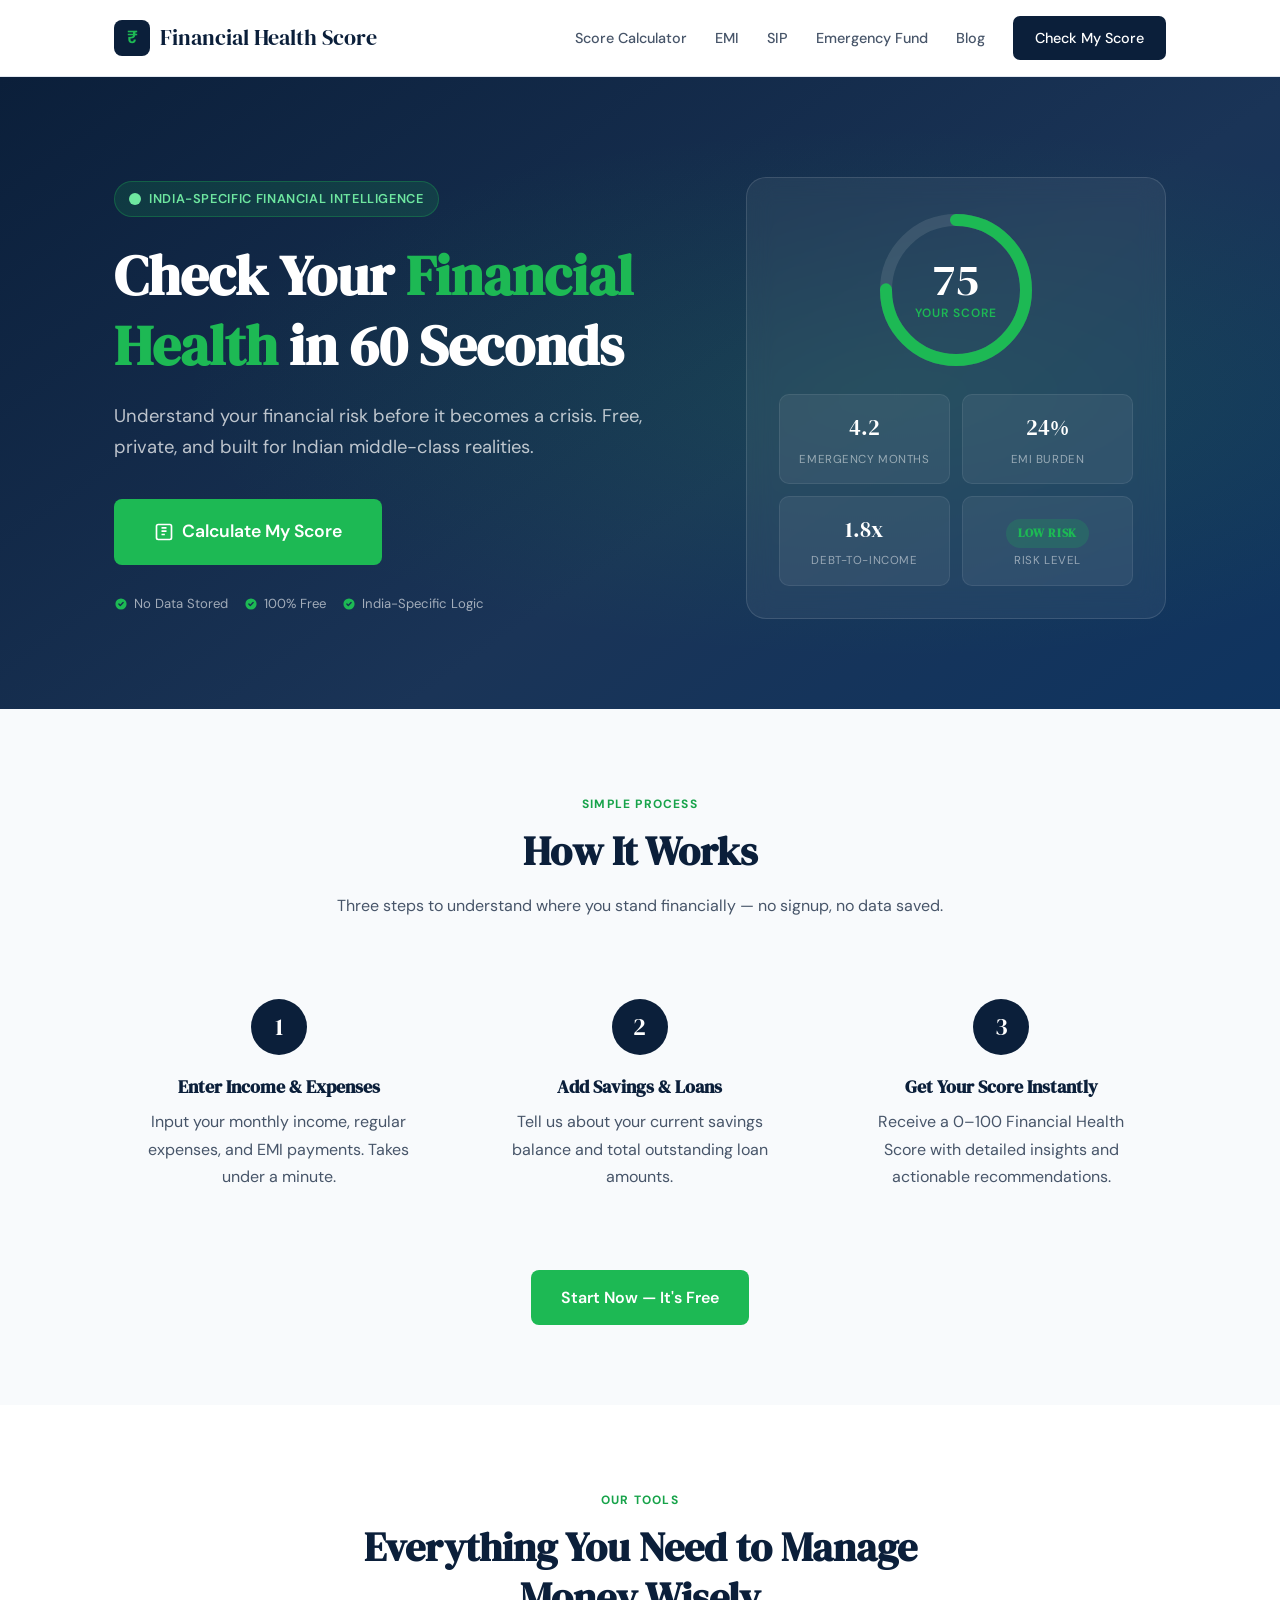
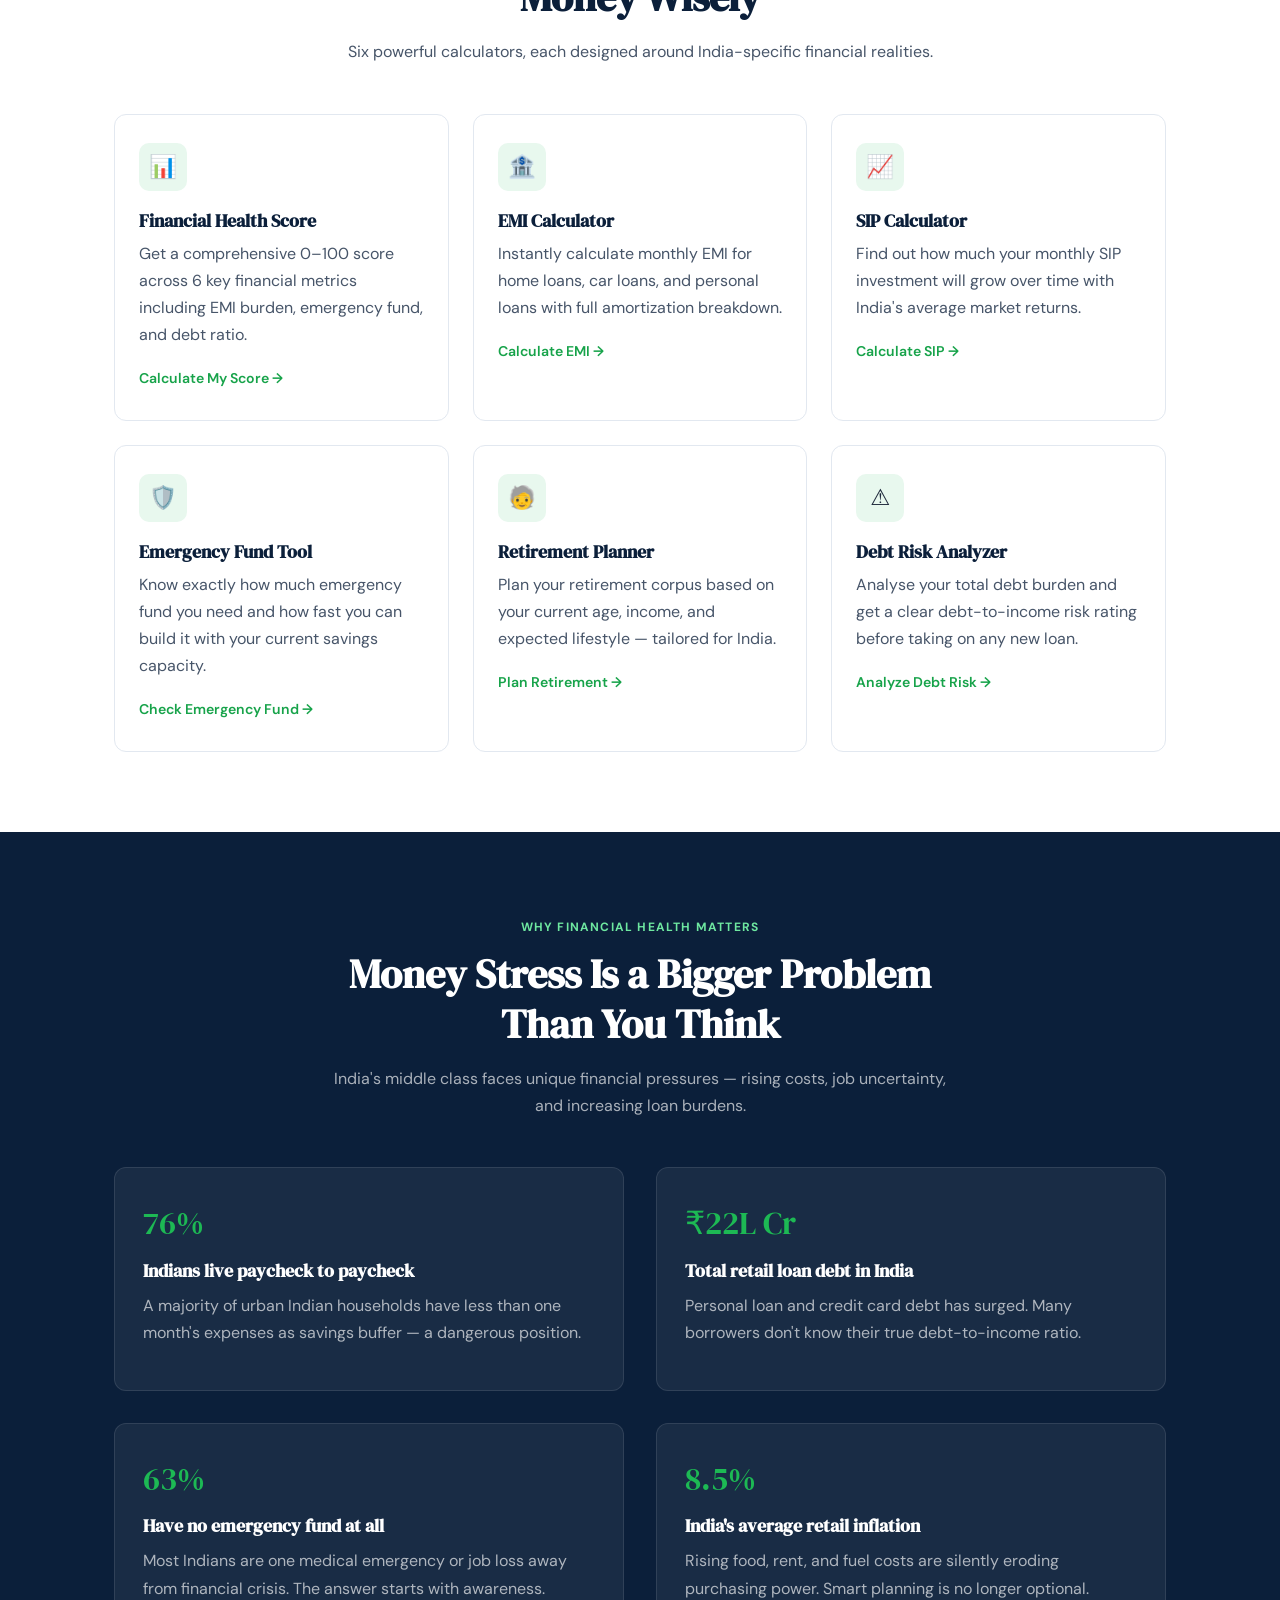
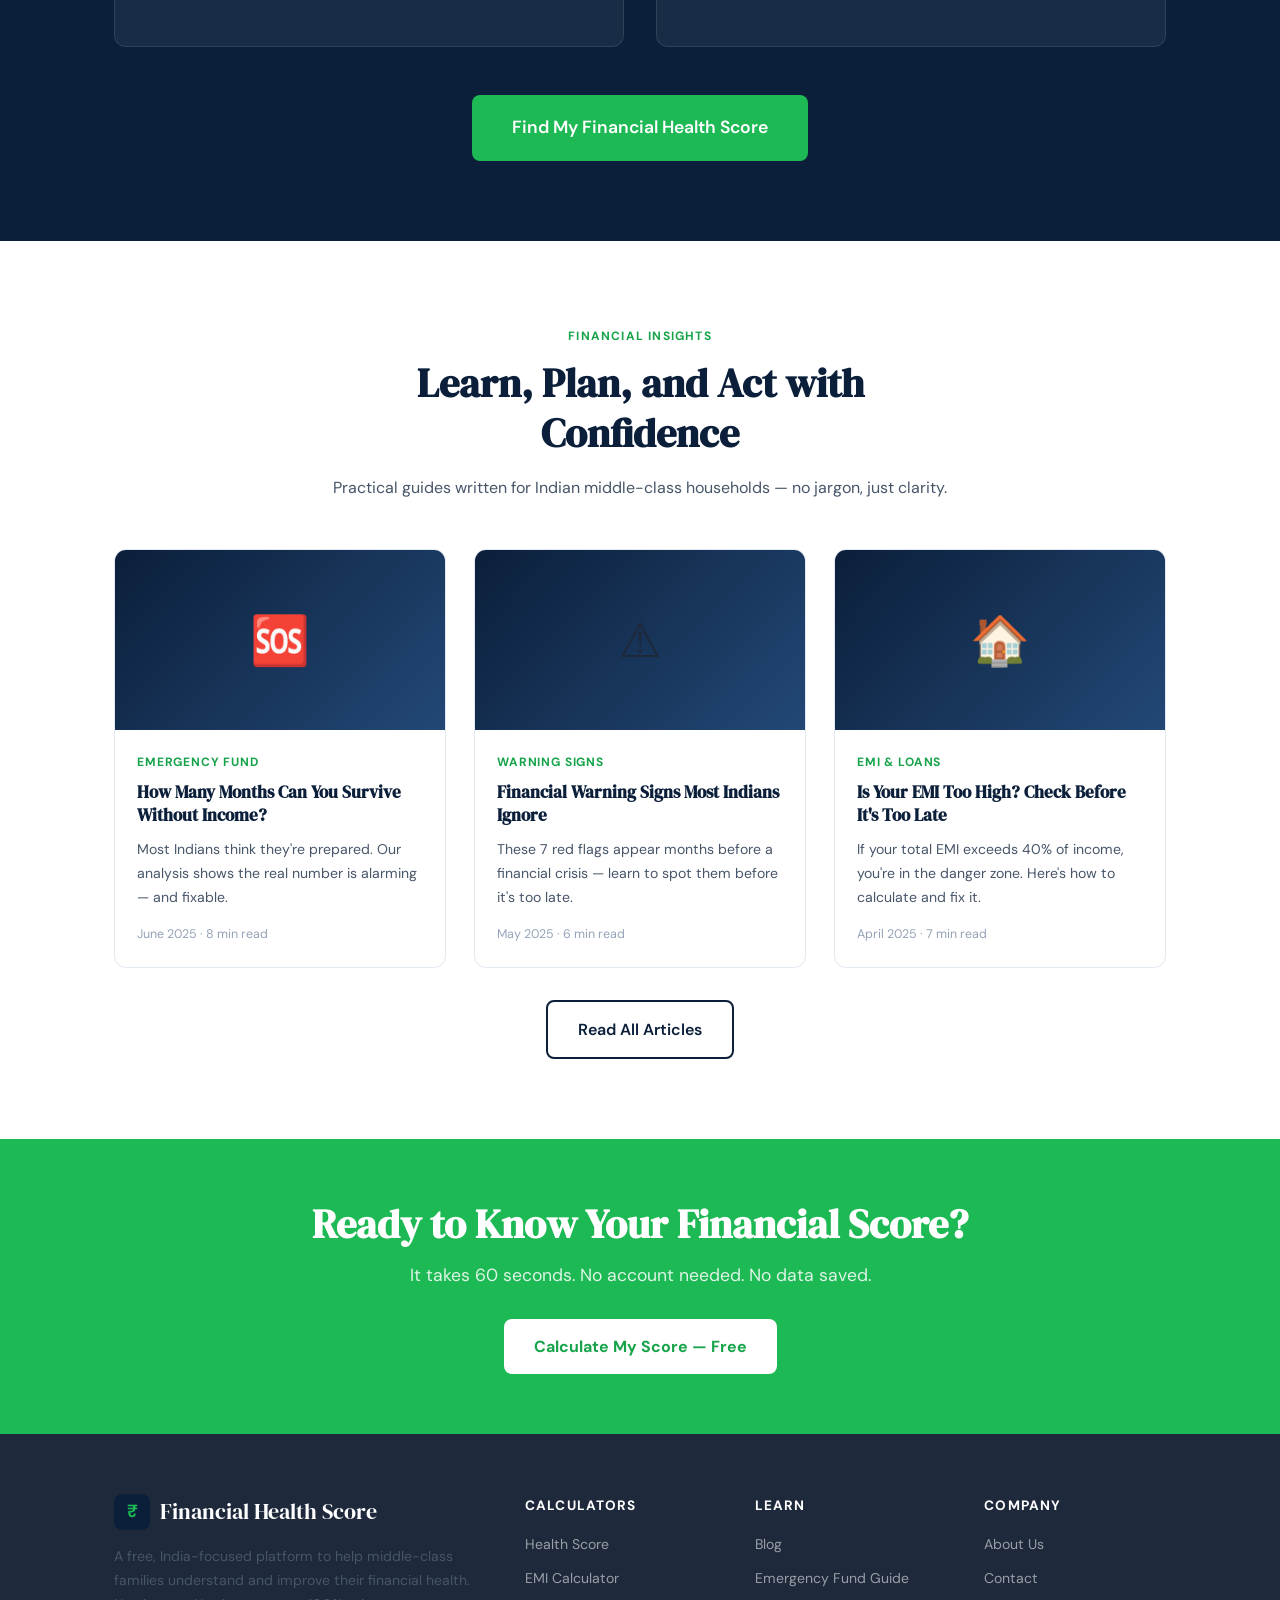
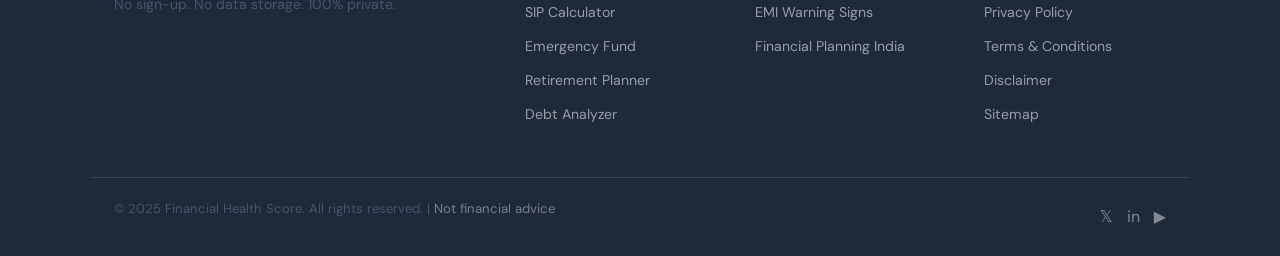
<file: index.html>
<!DOCTYPE html>
<html lang="en">
<head>
  <meta charset="UTF-8">
  <meta name="google-site-verification" content="3wANXX-8rcKRngXRXjbvJOzFGSZ_6Etu9aL1njs8prI" />
  <meta name="viewport" content="width=device-width, initial-scale=1.0">
  <title>Financial Health Score — Check Your Financial Risk Free</title>
  <meta name="description" content="Check your financial health score in 60 seconds. India-specific calculators for EMI, SIP, emergency fund, and debt risk. Free, no sign-up required.">
  <link rel="canonical" href="https://harshita51861.github.io/financial-clarity-india/">
  <link rel="stylesheet" href="css/style.css">
  <script type="application/ld+json">
  {
    "@context": "https://schema.org",
    "@type": "WebSite",
    "name": "Financial Health Score",
    "url": "https://harshita51861.github.io/financial-clarity-india/",
    "description": "Free financial health calculators for India",
    "potentialAction": { "@type": "SearchAction", "target": "https://harshita51861.github.io/financial-clarity-india/search?q={query}" }
  }
  </script>
  <!-- Google Analytics -->
<script async src="https://www.googletagmanager.com/gtag/js?id=G-42X5G2C4F4"></script>
<script>
  window.dataLayer = window.dataLayer || [];
  function gtag(){dataLayer.push(arguments);}
  gtag('js', new Date());

  gtag('config', 'G-42X5G2C4F4');
</script>
</head>
<body>

<!-- MOBILE NAV -->
<div class="mobile-nav">
  <button class="mobile-close" aria-label="Close menu">✕</button>
  <a href="index.html">Home</a>
  <a href="pages/calculator.html">Score Calculator</a>
  <a href="pages/emi-calculator.html">EMI Calculator</a>
  <a href="pages/sip-calculator.html">SIP Calculator</a>
  <a href="blog/index.html">Blog</a>
  <a href="pages/about.html">About</a>
</div>

<!-- NAV -->
<nav>
  <div class="nav-inner">
    <a href="index.html" class="nav-logo">
      <div class="logo-icon"><span>₹</span></div>
      Financial Health Score
    </a>
    <div class="nav-links">
      <a href="pages/calculator.html">Score Calculator</a>
      <a href="pages/emi-calculator.html">EMI</a>
      <a href="pages/sip-calculator.html">SIP</a>
      <a href="pages/emergency-fund.html">Emergency Fund</a>
      <a href="blog/index.html">Blog</a>
      <a href="pages/calculator.html" class="nav-cta">Check My Score</a>
    </div>
    <button class="hamburger" aria-label="Open menu">
      <span></span><span></span><span></span>
    </button>
  </div>
</nav>

<!-- HERO -->
<section class="hero">
  <div class="hero-grid">
    <div class="hero-content">
      <div class="hero-badge">
        <svg width="12" height="12" fill="currentColor" viewBox="0 0 12 12"><circle cx="6" cy="6" r="6"/></svg>
        India-Specific Financial Intelligence
      </div>
      <h1>Check Your <em>Financial Health</em> in 60 Seconds</h1>
      <p class="hero-sub">Understand your financial risk before it becomes a crisis. Free, private, and built for Indian middle-class realities.</p>
      <a href="pages/calculator.html" class="btn btn-primary btn-lg">
        <svg width="20" height="20" fill="none" stroke="currentColor" stroke-width="2" viewBox="0 0 24 24"><path d="M9 7h6m-6 4h6m-6 4h4M5 3h14a2 2 0 012 2v14a2 2 0 01-2 2H5a2 2 0 01-2-2V5a2 2 0 012-2z"/></svg>
        Calculate My Score
      </a>
      <div class="trust-badges">
        <span class="trust-badge">
          <svg width="14" height="14" fill="currentColor" viewBox="0 0 20 20"><path fill-rule="evenodd" d="M10 18a8 8 0 100-16 8 8 0 000 16zm3.707-9.293a1 1 0 00-1.414-1.414L9 10.586 7.707 9.293a1 1 0 00-1.414 1.414l2 2a1 1 0 001.414 0l4-4z" clip-rule="evenodd"/></svg>
          No Data Stored
        </span>
        <span class="trust-badge">
          <svg width="14" height="14" fill="currentColor" viewBox="0 0 20 20"><path fill-rule="evenodd" d="M10 18a8 8 0 100-16 8 8 0 000 16zm3.707-9.293a1 1 0 00-1.414-1.414L9 10.586 7.707 9.293a1 1 0 00-1.414 1.414l2 2a1 1 0 001.414 0l4-4z" clip-rule="evenodd"/></svg>
          100% Free
        </span>
        <span class="trust-badge">
          <svg width="14" height="14" fill="currentColor" viewBox="0 0 20 20"><path fill-rule="evenodd" d="M10 18a8 8 0 100-16 8 8 0 000 16zm3.707-9.293a1 1 0 00-1.414-1.414L9 10.586 7.707 9.293a1 1 0 00-1.414 1.414l2 2a1 1 0 001.414 0l4-4z" clip-rule="evenodd"/></svg>
          India-Specific Logic
        </span>
      </div>
    </div>

    <!-- Hero Visual Card -->
    <div class="hero-card">
      <div class="score-ring-wrap">
        <div class="score-ring">
          <svg width="160" height="160" viewBox="0 0 160 160">
            <circle class="score-ring-bg" cx="80" cy="80" r="70"/>
            <circle class="score-ring-fill" cx="80" cy="80" r="70" style="stroke-dasharray:440;stroke-dashoffset:110;"/>
          </svg>
          <div class="score-center">
            <div class="score-number">75</div>
            <div class="score-label">Your Score</div>
          </div>
        </div>
      </div>
      <div class="hero-metrics">
        <div class="metric-box">
          <div class="val">4.2</div>
          <div class="lbl">Emergency Months</div>
        </div>
        <div class="metric-box">
          <div class="val">24%</div>
          <div class="lbl">EMI Burden</div>
        </div>
        <div class="metric-box">
          <div class="val">1.8x</div>
          <div class="lbl">Debt-to-Income</div>
        </div>
        <div class="metric-box">
          <div class="val"><span class="risk-pill risk-low">Low Risk</span></div>
          <div class="lbl">Risk Level</div>
        </div>
      </div>
    </div>
  </div>
</section>

<!-- HOW IT WORKS -->
<section class="how-section section">
  <div class="container">
    <div class="section-header">
      <span class="section-tag">Simple Process</span>
      <h2>How It Works</h2>
      <p>Three steps to understand where you stand financially — no signup, no data saved.</p>
    </div>
    <div class="steps">
      <div class="step">
        <div class="step-num">1</div>
        <h4>Enter Income & Expenses</h4>
        <p>Input your monthly income, regular expenses, and EMI payments. Takes under a minute.</p>
      </div>
      <div class="step">
        <div class="step-num">2</div>
        <h4>Add Savings & Loans</h4>
        <p>Tell us about your current savings balance and total outstanding loan amounts.</p>
      </div>
      <div class="step">
        <div class="step-num">3</div>
        <h4>Get Your Score Instantly</h4>
        <p>Receive a 0–100 Financial Health Score with detailed insights and actionable recommendations.</p>
      </div>
    </div>
    <div class="text-center mt-4">
      <a href="pages/calculator.html" class="btn btn-primary">Start Now — It's Free</a>
    </div>
  </div>
</section>

<!-- FEATURES -->
<section class="section">
  <div class="container">
    <div class="section-header">
      <span class="section-tag">Our Tools</span>
      <h2>Everything You Need to Manage Money Wisely</h2>
      <p>Six powerful calculators, each designed around India-specific financial realities.</p>
    </div>
    <div class="features-grid">
      <div class="feature-card">
        <div class="feature-icon">📊</div>
        <h4>Financial Health Score</h4>
        <p>Get a comprehensive 0–100 score across 6 key financial metrics including EMI burden, emergency fund, and debt ratio.</p>
        <a href="pages/calculator.html">Calculate My Score →</a>
      </div>
      <div class="feature-card">
        <div class="feature-icon">🏦</div>
        <h4>EMI Calculator</h4>
        <p>Instantly calculate monthly EMI for home loans, car loans, and personal loans with full amortization breakdown.</p>
        <a href="pages/emi-calculator.html">Calculate EMI →</a>
      </div>
      <div class="feature-card">
        <div class="feature-icon">📈</div>
        <h4>SIP Calculator</h4>
        <p>Find out how much your monthly SIP investment will grow over time with India's average market returns.</p>
        <a href="pages/sip-calculator.html">Calculate SIP →</a>
      </div>
      <div class="feature-card">
        <div class="feature-icon">🛡️</div>
        <h4>Emergency Fund Tool</h4>
        <p>Know exactly how much emergency fund you need and how fast you can build it with your current savings capacity.</p>
        <a href="pages/emergency-fund.html">Check Emergency Fund →</a>
      </div>
      <div class="feature-card">
        <div class="feature-icon">🧓</div>
        <h4>Retirement Planner</h4>
        <p>Plan your retirement corpus based on your current age, income, and expected lifestyle — tailored for India.</p>
        <a href="pages/retirement-planner.html">Plan Retirement →</a>
      </div>
      <div class="feature-card">
        <div class="feature-icon">⚠️</div>
        <h4>Debt Risk Analyzer</h4>
        <p>Analyse your total debt burden and get a clear debt-to-income risk rating before taking on any new loan.</p>
        <a href="pages/debt-analyzer.html">Analyze Debt Risk →</a>
      </div>
    </div>
  </div>
</section>

<!-- WHY IT MATTERS -->
<section class="why-section section">
  <div class="container">
    <div class="section-header">
      <span class="section-tag" style="color:#6EE7A0;">Why Financial Health Matters</span>
      <h2>Money Stress Is a Bigger Problem Than You Think</h2>
      <p>India's middle class faces unique financial pressures — rising costs, job uncertainty, and increasing loan burdens.</p>
    </div>
    <div class="why-grid">
      <div class="why-card">
        <div class="why-stat">76%</div>
        <h4>Indians live paycheck to paycheck</h4>
        <p>A majority of urban Indian households have less than one month's expenses as savings buffer — a dangerous position.</p>
      </div>
      <div class="why-card">
        <div class="why-stat">₹22L Cr</div>
        <h4>Total retail loan debt in India</h4>
        <p>Personal loan and credit card debt has surged. Many borrowers don't know their true debt-to-income ratio.</p>
      </div>
      <div class="why-card">
        <div class="why-stat">63%</div>
        <h4>Have no emergency fund at all</h4>
        <p>Most Indians are one medical emergency or job loss away from financial crisis. The answer starts with awareness.</p>
      </div>
      <div class="why-card">
        <div class="why-stat">8.5%</div>
        <h4>India's average retail inflation</h4>
        <p>Rising food, rent, and fuel costs are silently eroding purchasing power. Smart planning is no longer optional.</p>
      </div>
    </div>
    <div class="text-center mt-6">
      <a href="pages/calculator.html" class="btn btn-primary btn-lg">Find My Financial Health Score</a>
    </div>
  </div>
</section>

<!-- BLOG PREVIEW -->
<section class="section">
  <div class="container">
    <div class="section-header">
      <span class="section-tag">Financial Insights</span>
      <h2>Learn, Plan, and Act with Confidence</h2>
      <p>Practical guides written for Indian middle-class households — no jargon, just clarity.</p>
    </div>
    <div class="blog-grid">
      <div class="blog-card">
        <div class="blog-thumb">🆘</div>
        <div class="blog-body">
          <span class="blog-tag">Emergency Fund</span>
          <h4>How Many Months Can You Survive Without Income?</h4>
          <p>Most Indians think they're prepared. Our analysis shows the real number is alarming — and fixable.</p>
          <div class="blog-meta">June 2025 · 8 min read</div>
        </div>
      </div>
      <div class="blog-card">
        <div class="blog-thumb">⚠️</div>
        <div class="blog-body">
          <span class="blog-tag">Warning Signs</span>
          <h4>Financial Warning Signs Most Indians Ignore</h4>
          <p>These 7 red flags appear months before a financial crisis — learn to spot them before it's too late.</p>
          <div class="blog-meta">May 2025 · 6 min read</div>
        </div>
      </div>
      <div class="blog-card">
        <div class="blog-thumb">🏠</div>
        <div class="blog-body">
          <span class="blog-tag">EMI & Loans</span>
          <h4>Is Your EMI Too High? Check Before It's Too Late</h4>
          <p>If your total EMI exceeds 40% of income, you're in the danger zone. Here's how to calculate and fix it.</p>
          <div class="blog-meta">April 2025 · 7 min read</div>
        </div>
      </div>
    </div>
    <div class="text-center mt-4">
      <a href="blog/index.html" class="btn btn-outline">Read All Articles</a>
    </div>
  </div>
</section>

<!-- CTA STRIP -->
<section style="background:var(--green);padding:60px 0;">
  <div class="container text-center">
    <h2 style="color:var(--white);margin-bottom:12px;">Ready to Know Your Financial Score?</h2>
    <p style="color:rgba(255,255,255,0.85);font-size:1.1rem;margin-bottom:28px;">It takes 60 seconds. No account needed. No data saved.</p>
    <a href="pages/calculator.html" class="btn" style="background:var(--white);color:var(--green-dark);font-weight:700;">
      Calculate My Score — Free
    </a>
  </div>
</section>

<!-- FOOTER -->
<footer>
  <div class="footer-top">
    <div class="footer-brand">
      <div class="nav-logo" style="color:white;">
        <div class="logo-icon"><span>₹</span></div>
        Financial Health Score
      </div>
      <p>A free, India-focused platform to help middle-class families understand and improve their financial health. No sign-up. No data storage. 100% private.</p>
    </div>
    <div class="footer-col">
      <h5>Calculators</h5>
      <a href="pages/calculator.html">Health Score</a>
      <a href="pages/emi-calculator.html">EMI Calculator</a>
      <a href="pages/sip-calculator.html">SIP Calculator</a>
      <a href="pages/emergency-fund.html">Emergency Fund</a>
      <a href="pages/retirement-planner.html">Retirement Planner</a>
      <a href="pages/debt-analyzer.html">Debt Analyzer</a>
    </div>
    <div class="footer-col">
      <h5>Learn</h5>
      <a href="blog/index.html">Blog</a>
      <a href="blog/emergency-fund-guide.html">Emergency Fund Guide</a>
      <a href="blog/emi-warning-signs.html">EMI Warning Signs</a>
      <a href="blog/financial-planning-india.html">Financial Planning India</a>
    </div>
    <div class="footer-col">
      <h5>Company</h5>
      <a href="pages/about.html">About Us</a>
      <a href="pages/contact.html">Contact</a>
      <a href="pages/privacy.html">Privacy Policy</a>
      <a href="pages/terms.html">Terms & Conditions</a>
      <a href="pages/disclaimer.html">Disclaimer</a>
      <a href="sitemap.xml">Sitemap</a>
    </div>
  </div>
  <div class="footer-bottom">
    <p>© 2025 Financial Health Score. All rights reserved. | <a href="pages/disclaimer.html" style="color:rgba(255,255,255,0.4);">Not financial advice</a></p>
    <div class="footer-socials">
      <a href="#" aria-label="Twitter">𝕏</a>
      <a href="#" aria-label="LinkedIn">in</a>
      <a href="#" aria-label="YouTube">▶</a>
    </div>
  </div>
</footer>

<script src="js/main.js"></script>
</body>
</html>
</file>
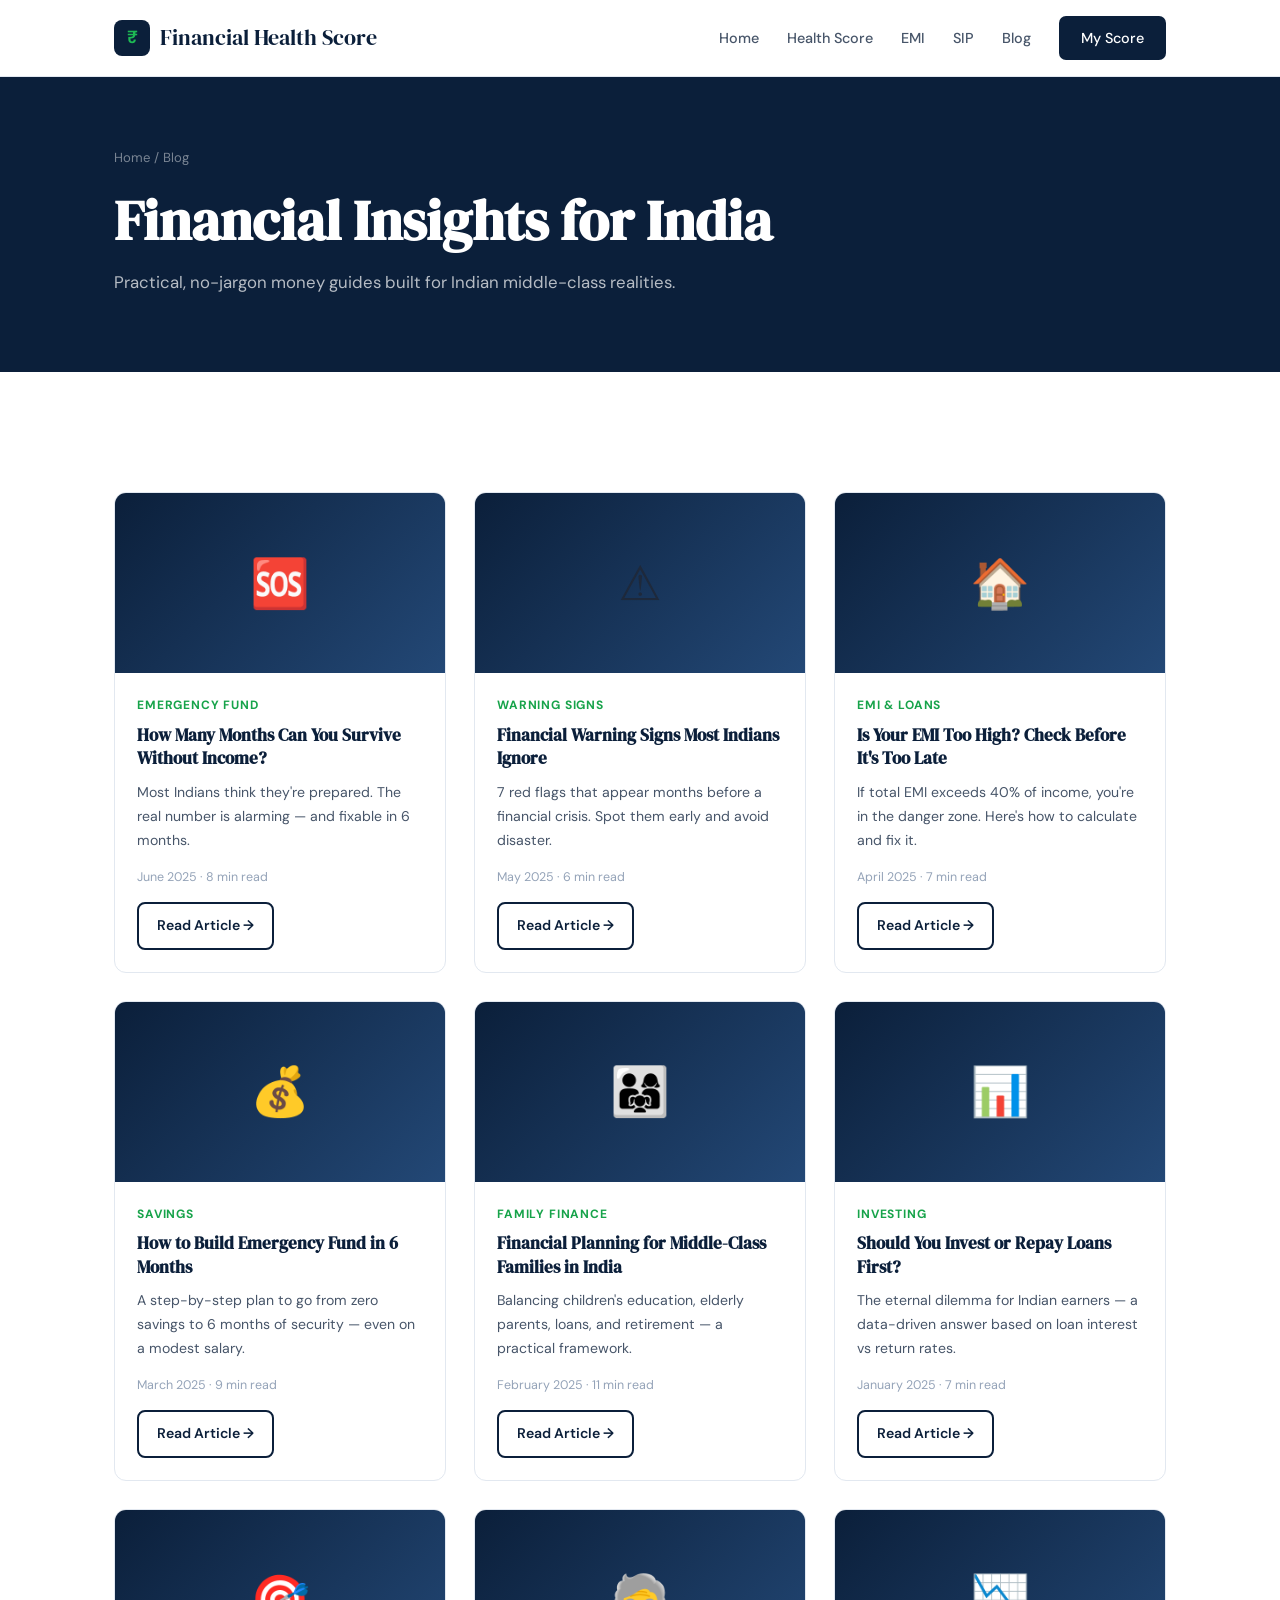
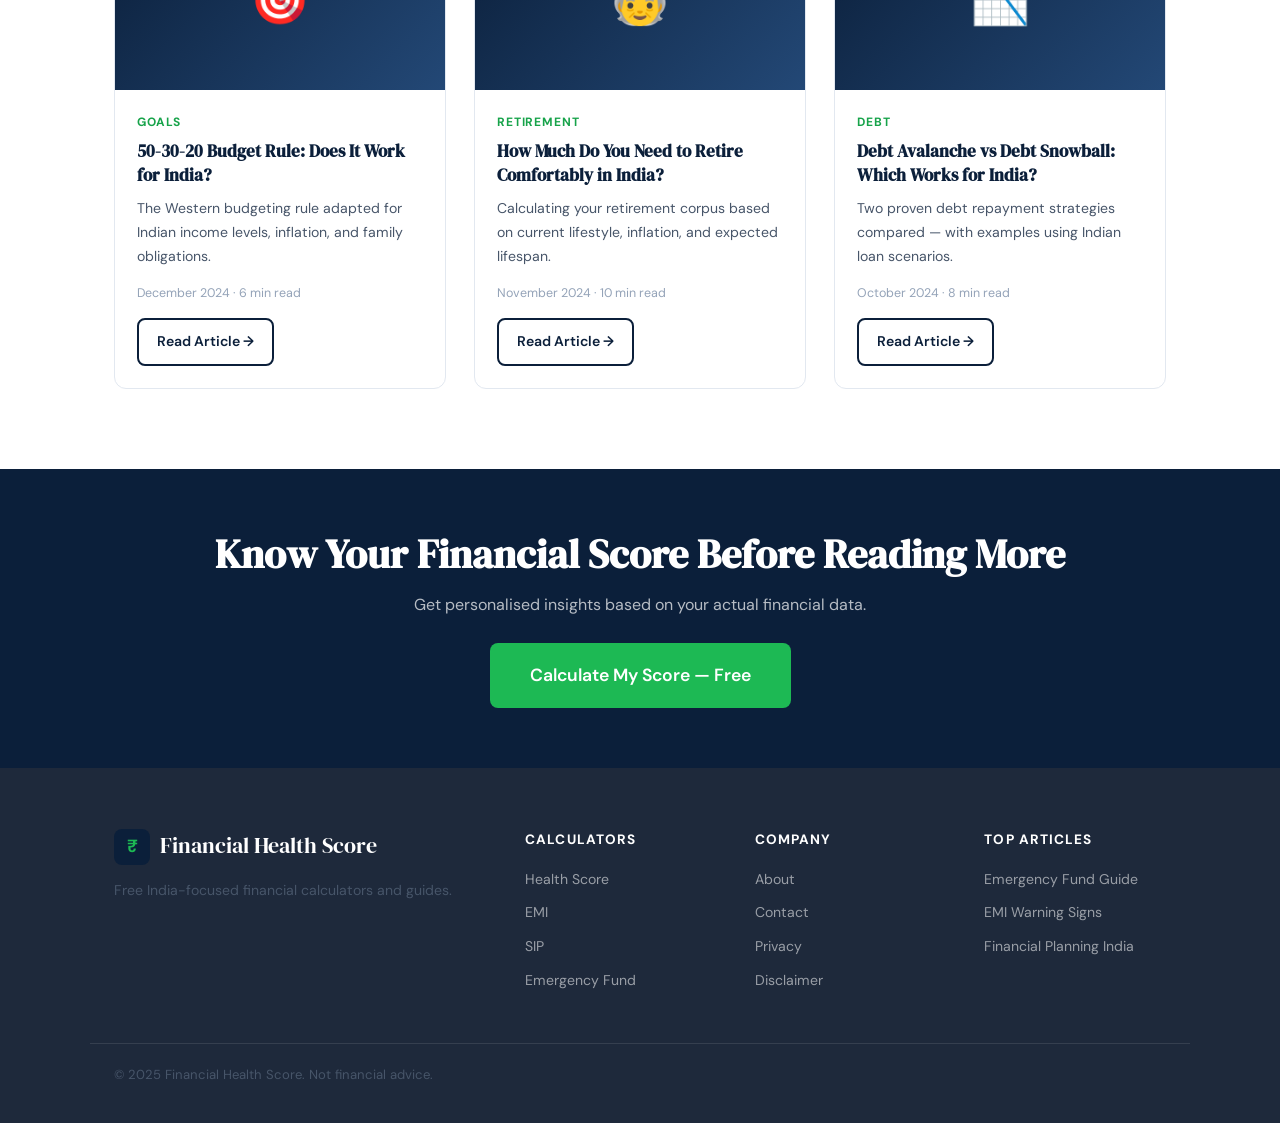
<file: blog/index.html>
<!DOCTYPE html>
<html lang="en">
<head>
  <meta charset="UTF-8">
  <meta name="viewport" content="width=device-width, initial-scale=1.0">
  <title>Financial Planning Blog India — Free Money Guides</title>
  <meta name="description" content="Practical personal finance guides for India's middle class. EMI tips, emergency fund strategies, SIP basics, and real-world financial planning articles.">
  <link rel="canonical" href="https://financialhealthscore.in/blog/">
  <link rel="stylesheet" href="../css/style.css">
</head>
<body>
<div class="mobile-nav"><button class="mobile-close">✕</button><a href="../index.html">Home</a><a href="../pages/calculator.html">Score Calculator</a><a href="../pages/emi-calculator.html">EMI</a><a href="../pages/sip-calculator.html">SIP</a><a href="index.html">Blog</a></div>
<nav>
  <div class="nav-inner">
    <a href="../index.html" class="nav-logo"><div class="logo-icon"><span>₹</span></div>Financial Health Score</a>
    <div class="nav-links"><a href="../index.html">Home</a><a href="../pages/calculator.html">Health Score</a><a href="../pages/emi-calculator.html">EMI</a><a href="../pages/sip-calculator.html">SIP</a><a href="index.html">Blog</a><a href="../pages/calculator.html" class="nav-cta">My Score</a></div>
    <button class="hamburger"><span></span><span></span><span></span></button>
  </div>
</nav>

<section class="blog-hero">
  <div class="container">
    <div class="breadcrumb"><a href="../index.html">Home</a> / Blog</div>
    <h1 style="color:white;margin-bottom:12px;">Financial Insights for India</h1>
    <p style="color:rgba(255,255,255,0.7);font-size:1.05rem;">Practical, no-jargon money guides built for Indian middle-class realities.</p>
  </div>
</section>

<section class="section">
  <div class="container">
    <div class="blog-full-grid">

      <div class="blog-card">
        <div class="blog-thumb">🆘</div>
        <div class="blog-body">
          <span class="blog-tag">Emergency Fund</span>
          <h4>How Many Months Can You Survive Without Income?</h4>
          <p>Most Indians think they're prepared. The real number is alarming — and fixable in 6 months.</p>
          <div class="blog-meta">June 2025 · 8 min read</div>
          <a href="emergency-fund-guide.html" class="btn btn-outline" style="margin-top:14px;padding:10px 18px;font-size:0.88rem;">Read Article →</a>
        </div>
      </div>

      <div class="blog-card">
        <div class="blog-thumb">⚠️</div>
        <div class="blog-body">
          <span class="blog-tag">Warning Signs</span>
          <h4>Financial Warning Signs Most Indians Ignore</h4>
          <p>7 red flags that appear months before a financial crisis. Spot them early and avoid disaster.</p>
          <div class="blog-meta">May 2025 · 6 min read</div>
          <a href="financial-warning-signs.html" class="btn btn-outline" style="margin-top:14px;padding:10px 18px;font-size:0.88rem;">Read Article →</a>
        </div>
      </div>

      <div class="blog-card">
        <div class="blog-thumb">🏠</div>
        <div class="blog-body">
          <span class="blog-tag">EMI & Loans</span>
          <h4>Is Your EMI Too High? Check Before It's Too Late</h4>
          <p>If total EMI exceeds 40% of income, you're in the danger zone. Here's how to calculate and fix it.</p>
          <div class="blog-meta">April 2025 · 7 min read</div>
          <a href="emi-warning-signs.html" class="btn btn-outline" style="margin-top:14px;padding:10px 18px;font-size:0.88rem;">Read Article →</a>
        </div>
      </div>

      <div class="blog-card">
        <div class="blog-thumb">💰</div>
        <div class="blog-body">
          <span class="blog-tag">Savings</span>
          <h4>How to Build Emergency Fund in 6 Months</h4>
          <p>A step-by-step plan to go from zero savings to 6 months of security — even on a modest salary.</p>
          <div class="blog-meta">March 2025 · 9 min read</div>
          <a href="emergency-fund-guide.html" class="btn btn-outline" style="margin-top:14px;padding:10px 18px;font-size:0.88rem;">Read Article →</a>
        </div>
      </div>

      <div class="blog-card">
        <div class="blog-thumb">👨‍👩‍👧</div>
        <div class="blog-body">
          <span class="blog-tag">Family Finance</span>
          <h4>Financial Planning for Middle-Class Families in India</h4>
          <p>Balancing children's education, elderly parents, loans, and retirement — a practical framework.</p>
          <div class="blog-meta">February 2025 · 11 min read</div>
          <a href="financial-planning-india.html" class="btn btn-outline" style="margin-top:14px;padding:10px 18px;font-size:0.88rem;">Read Article →</a>
        </div>
      </div>

      <div class="blog-card">
        <div class="blog-thumb">📊</div>
        <div class="blog-body">
          <span class="blog-tag">Investing</span>
          <h4>Should You Invest or Repay Loans First?</h4>
          <p>The eternal dilemma for Indian earners — a data-driven answer based on loan interest vs return rates.</p>
          <div class="blog-meta">January 2025 · 7 min read</div>
          <a href="#" class="btn btn-outline" style="margin-top:14px;padding:10px 18px;font-size:0.88rem;">Read Article →</a>
        </div>
      </div>

      <div class="blog-card">
        <div class="blog-thumb">🎯</div>
        <div class="blog-body">
          <span class="blog-tag">Goals</span>
          <h4>50-30-20 Budget Rule: Does It Work for India?</h4>
          <p>The Western budgeting rule adapted for Indian income levels, inflation, and family obligations.</p>
          <div class="blog-meta">December 2024 · 6 min read</div>
          <a href="#" class="btn btn-outline" style="margin-top:14px;padding:10px 18px;font-size:0.88rem;">Read Article →</a>
        </div>
      </div>

      <div class="blog-card">
        <div class="blog-thumb">🧓</div>
        <div class="blog-body">
          <span class="blog-tag">Retirement</span>
          <h4>How Much Do You Need to Retire Comfortably in India?</h4>
          <p>Calculating your retirement corpus based on current lifestyle, inflation, and expected lifespan.</p>
          <div class="blog-meta">November 2024 · 10 min read</div>
          <a href="#" class="btn btn-outline" style="margin-top:14px;padding:10px 18px;font-size:0.88rem;">Read Article →</a>
        </div>
      </div>

      <div class="blog-card">
        <div class="blog-thumb">📉</div>
        <div class="blog-body">
          <span class="blog-tag">Debt</span>
          <h4>Debt Avalanche vs Debt Snowball: Which Works for India?</h4>
          <p>Two proven debt repayment strategies compared — with examples using Indian loan scenarios.</p>
          <div class="blog-meta">October 2024 · 8 min read</div>
          <a href="#" class="btn btn-outline" style="margin-top:14px;padding:10px 18px;font-size:0.88rem;">Read Article →</a>
        </div>
      </div>

    </div>
  </div>
</section>

<!-- CTA -->
<section style="background:var(--navy);padding:60px 0;">
  <div class="container text-center">
    <h2 style="color:white;margin-bottom:12px;">Know Your Financial Score Before Reading More</h2>
    <p style="color:rgba(255,255,255,0.7);margin-bottom:24px;">Get personalised insights based on your actual financial data.</p>
    <a href="../pages/calculator.html" class="btn btn-primary btn-lg">Calculate My Score — Free</a>
  </div>
</section>

<footer>
  <div class="footer-top">
    <div class="footer-brand"><div class="nav-logo" style="color:white;"><div class="logo-icon"><span>₹</span></div>Financial Health Score</div><p>Free India-focused financial calculators and guides.</p></div>
    <div class="footer-col"><h5>Calculators</h5><a href="../pages/calculator.html">Health Score</a><a href="../pages/emi-calculator.html">EMI</a><a href="../pages/sip-calculator.html">SIP</a><a href="../pages/emergency-fund.html">Emergency Fund</a></div>
    <div class="footer-col"><h5>Company</h5><a href="../pages/about.html">About</a><a href="../pages/contact.html">Contact</a><a href="../pages/privacy.html">Privacy</a><a href="../pages/disclaimer.html">Disclaimer</a></div>
    <div class="footer-col"><h5>Top Articles</h5><a href="emergency-fund-guide.html">Emergency Fund Guide</a><a href="emi-warning-signs.html">EMI Warning Signs</a><a href="financial-planning-india.html">Financial Planning India</a></div>
  </div>
  <div class="footer-bottom"><p>© 2025 Financial Health Score. Not financial advice.</p></div>
</footer>
<script src="../js/main.js"></script>
</body>
</html>
</file>
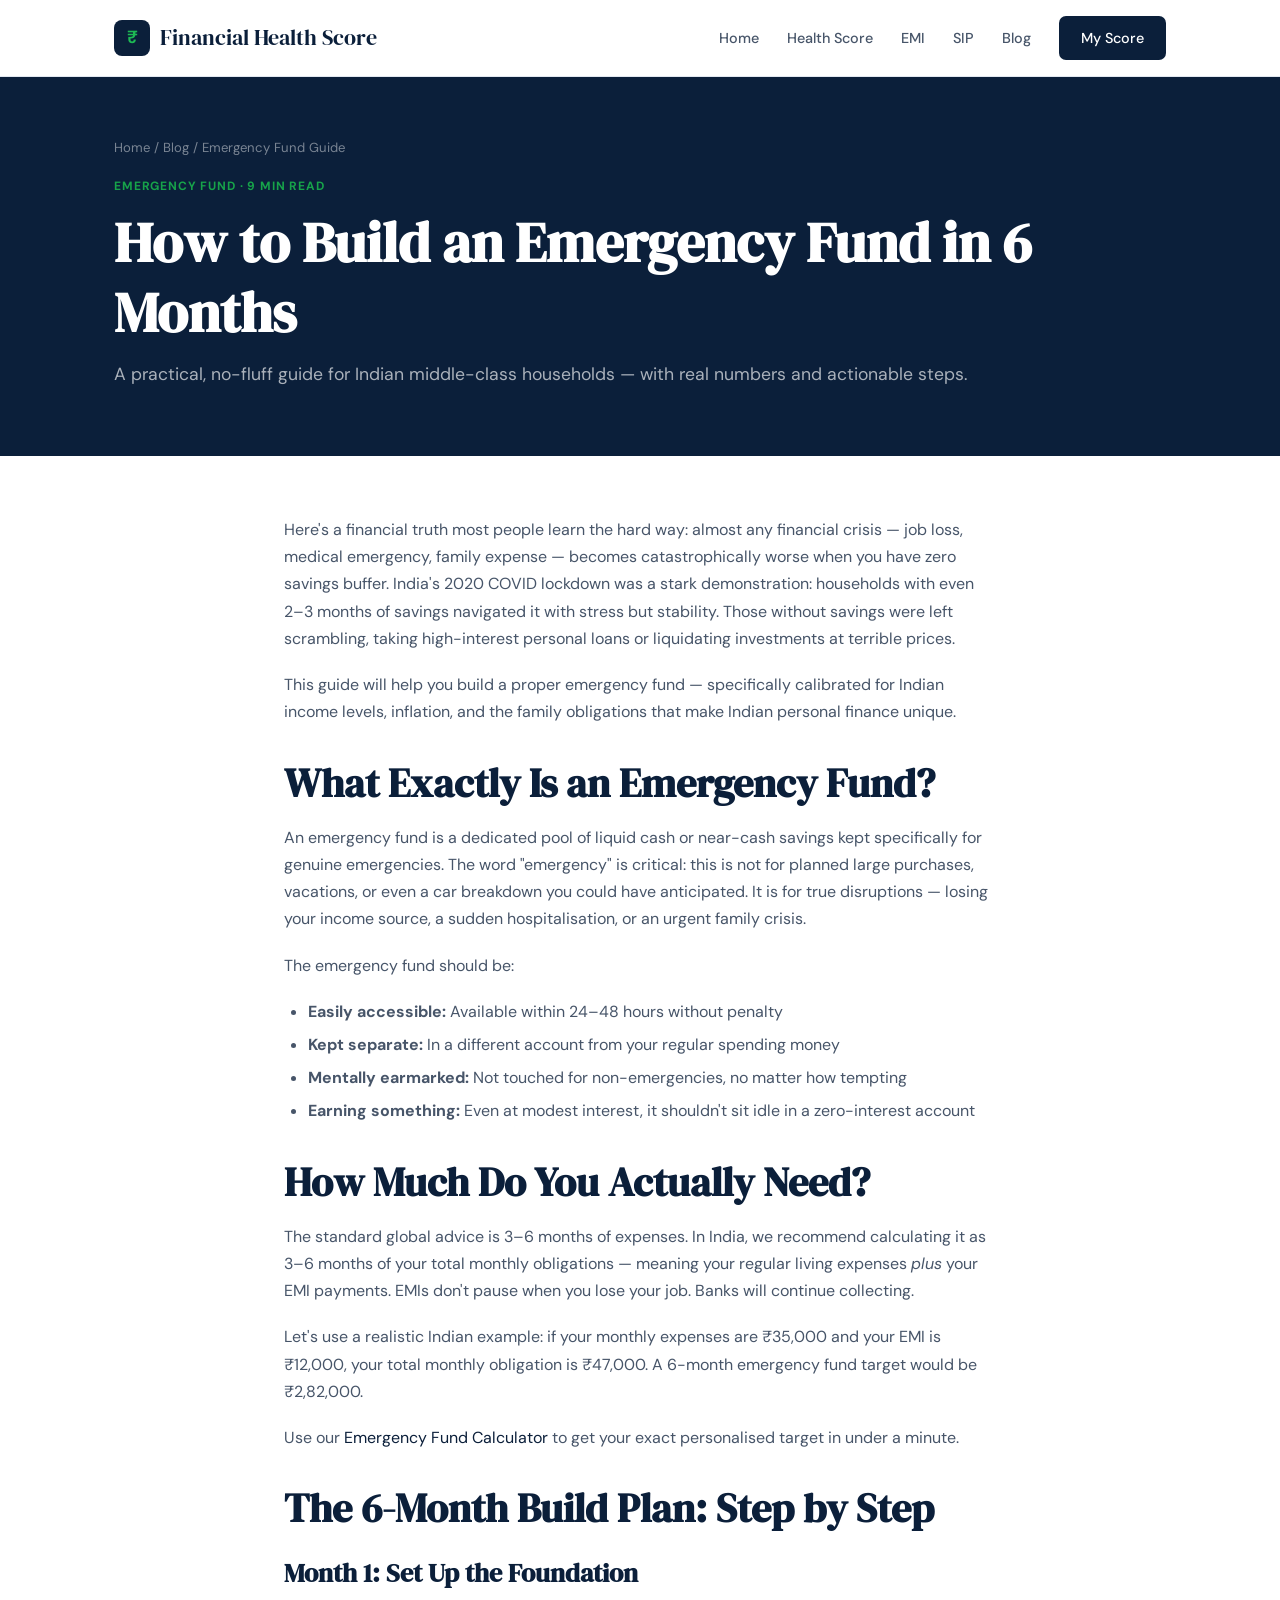
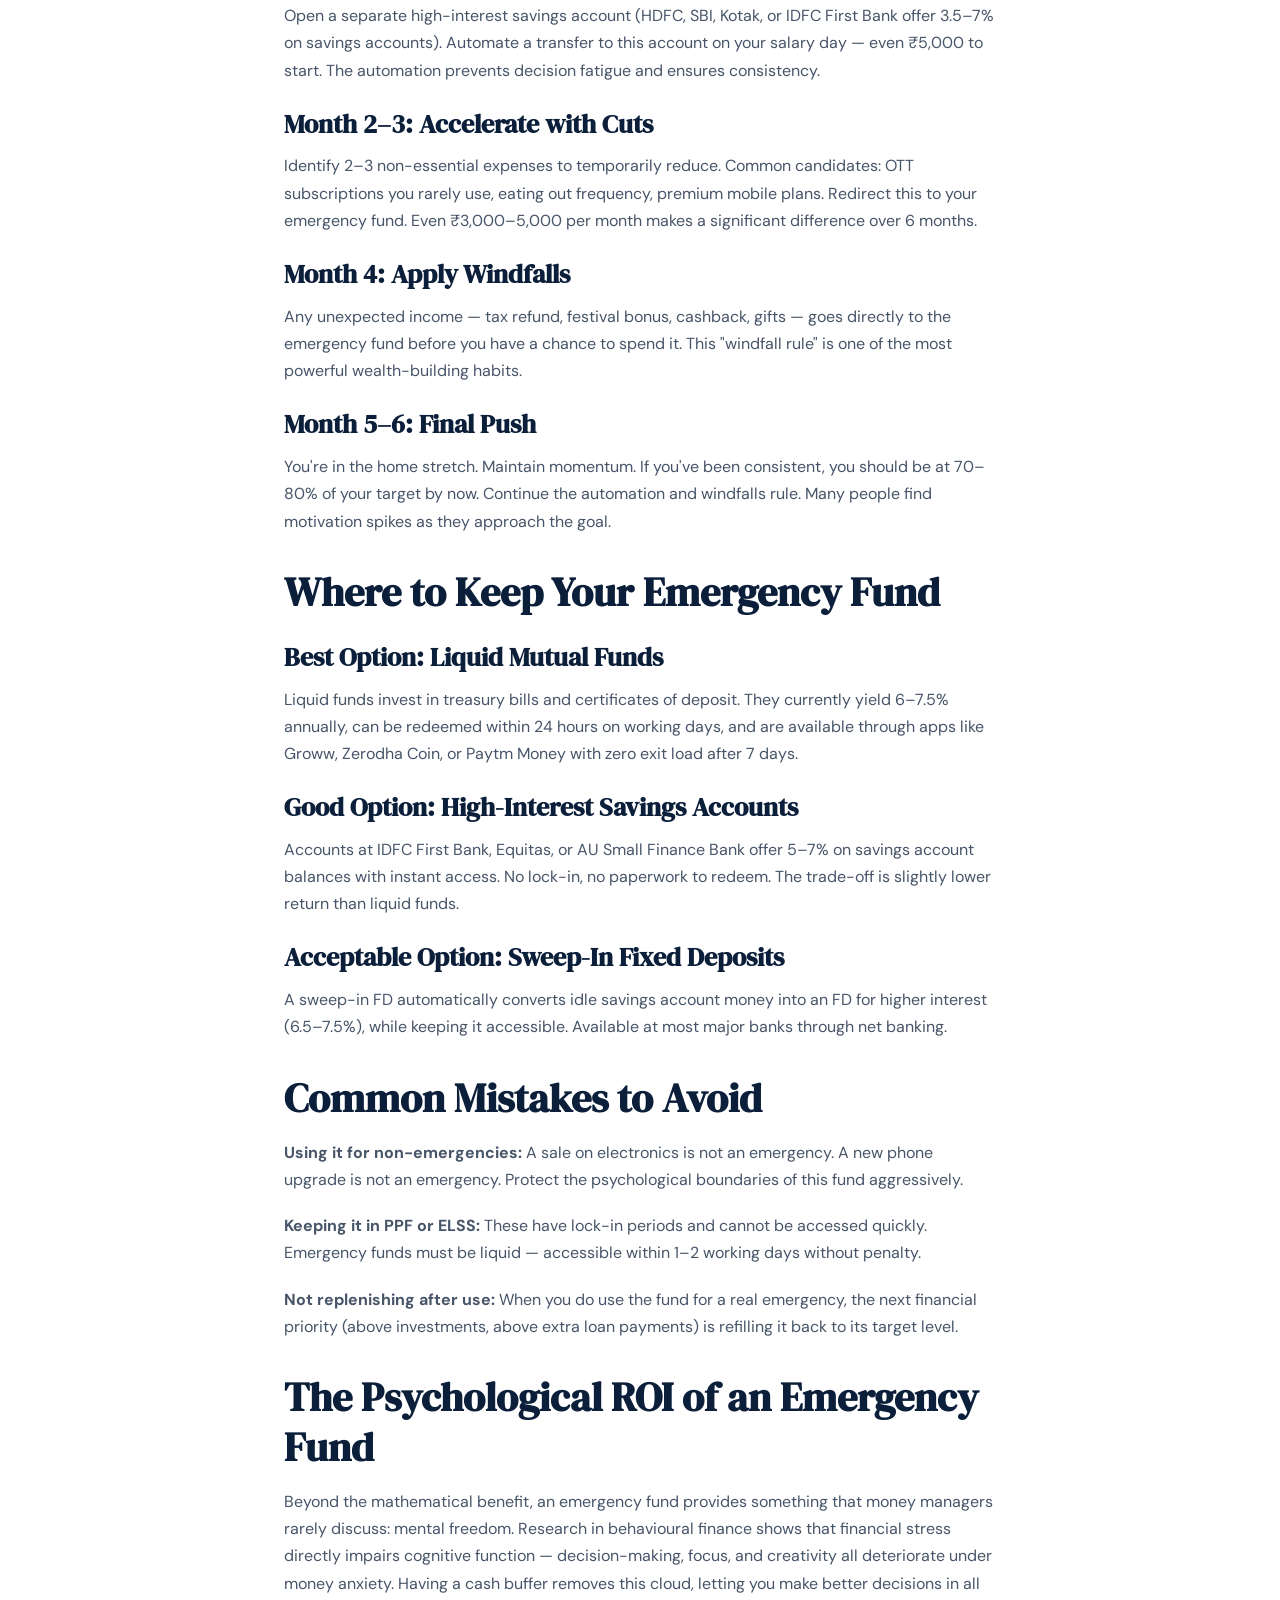
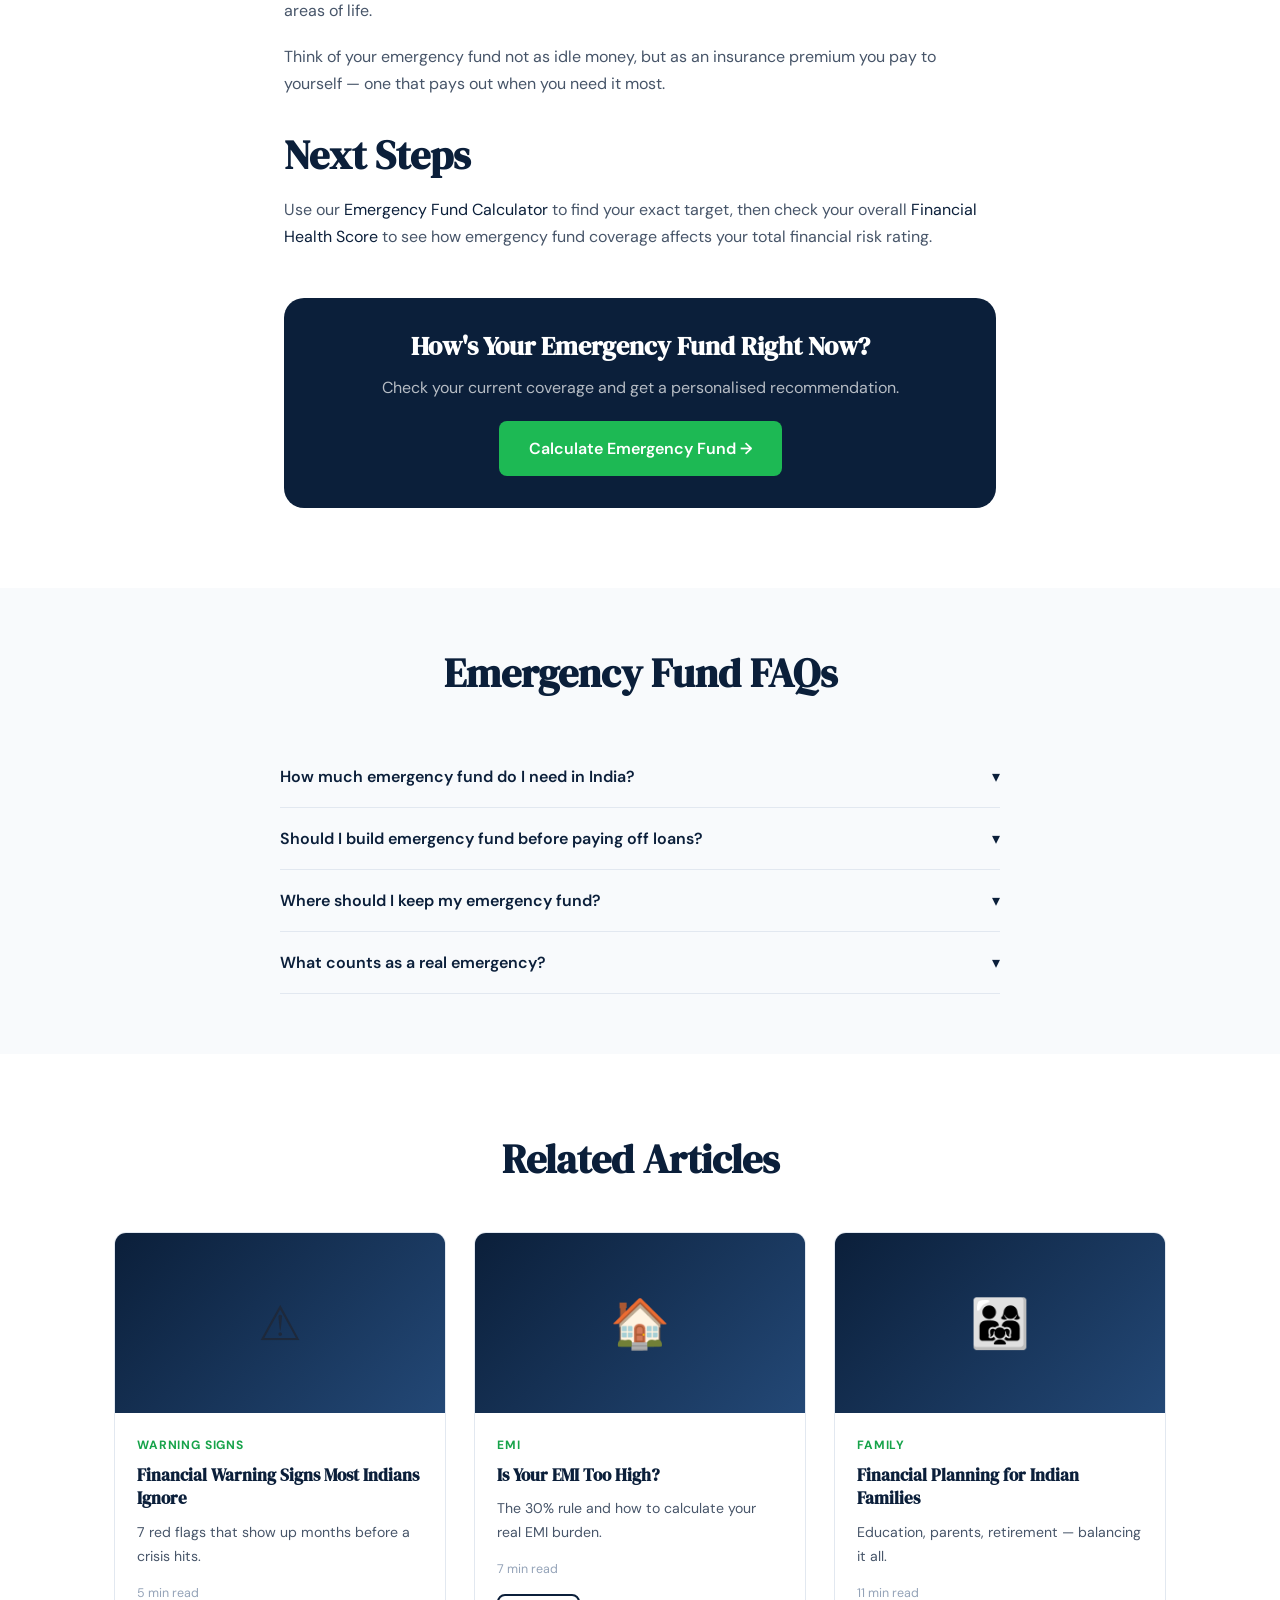
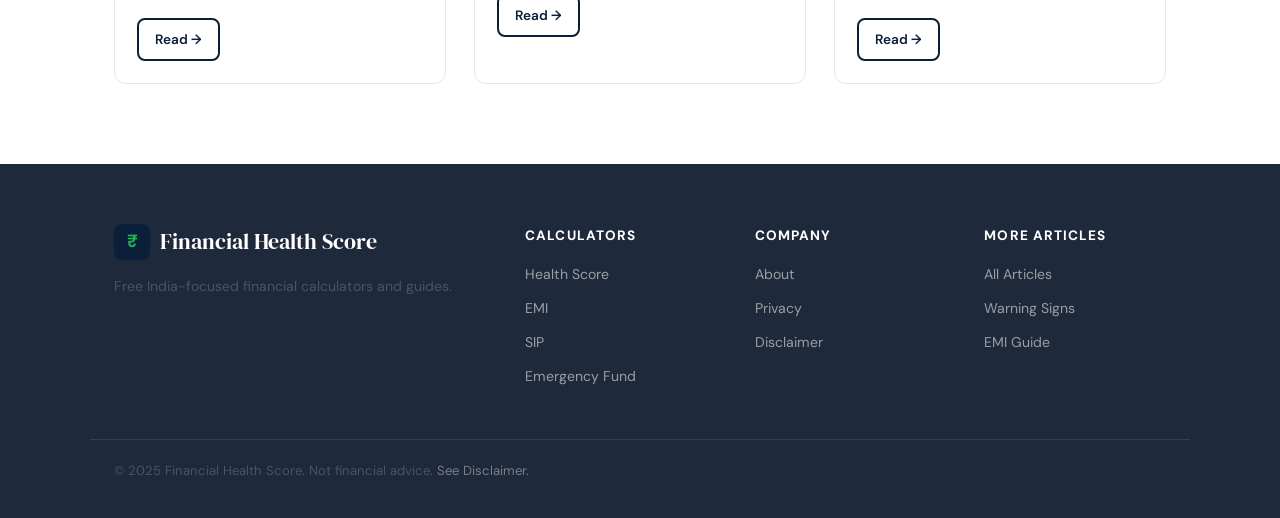
<file: blog/emergency-fund-guide.html>
<!DOCTYPE html>
<html lang="en">
<head>
  <meta charset="UTF-8">
  <meta name="viewport" content="width=device-width, initial-scale=1.0">
  <title>How to Build Emergency Fund in 6 Months India — Step-by-Step Guide</title>
  <meta name="description" content="A practical, step-by-step guide to building a 6-month emergency fund on an Indian middle-class salary. Real numbers, real strategies, no fluff.">
  <link rel="canonical" href="https://financialhealthscore.in/blog/emergency-fund-guide.html">
  <link rel="stylesheet" href="../css/style.css">
  <script type="application/ld+json">{"@context":"https://schema.org","@type":"FAQPage","mainEntity":[{"@type":"Question","name":"How much emergency fund do I need in India?","acceptedAnswer":{"@type":"Answer","text":"You need 3–6 months of total monthly obligations (expenses + EMIs). For self-employed individuals, aim for 9–12 months."}},{"@type":"Question","name":"Where should I keep my emergency fund?","acceptedAnswer":{"@type":"Answer","text":"Keep it in a high-interest savings account, liquid mutual fund, or sweep-in FD. Avoid locking it in PPF, stocks, or real estate."}}]}</script>
</head>
<body>
<div class="mobile-nav"><button class="mobile-close">✕</button><a href="../index.html">Home</a><a href="../pages/calculator.html">Score Calculator</a><a href="index.html">Blog</a></div>
<nav>
  <div class="nav-inner">
    <a href="../index.html" class="nav-logo"><div class="logo-icon"><span>₹</span></div>Financial Health Score</a>
    <div class="nav-links"><a href="../index.html">Home</a><a href="../pages/calculator.html">Health Score</a><a href="../pages/emi-calculator.html">EMI</a><a href="../pages/sip-calculator.html">SIP</a><a href="index.html">Blog</a><a href="../pages/calculator.html" class="nav-cta">My Score</a></div>
    <button class="hamburger"><span></span><span></span><span></span></button>
  </div>
</nav>

<section class="page-hero">
  <div class="container">
    <div class="breadcrumb"><a href="../index.html">Home</a> / <a href="index.html">Blog</a> / Emergency Fund Guide</div>
    <span class="blog-tag" style="margin-bottom:12px;display:block;">Emergency Fund · 9 min read</span>
    <h1>How to Build an Emergency Fund in 6 Months</h1>
    <p>A practical, no-fluff guide for Indian middle-class households — with real numbers and actionable steps.</p>
  </div>
</section>

<section style="padding:60px 0 80px;background:var(--white);">
  <div class="container" style="max-width:760px;">
    <article class="article-content">

      <p>Here's a financial truth most people learn the hard way: almost any financial crisis — job loss, medical emergency, family expense — becomes catastrophically worse when you have zero savings buffer. India's 2020 COVID lockdown was a stark demonstration: households with even 2–3 months of savings navigated it with stress but stability. Those without savings were left scrambling, taking high-interest personal loans or liquidating investments at terrible prices.</p>

      <p>This guide will help you build a proper emergency fund — specifically calibrated for Indian income levels, inflation, and the family obligations that make Indian personal finance unique.</p>

      <h2>What Exactly Is an Emergency Fund?</h2>
      <p>An emergency fund is a dedicated pool of liquid cash or near-cash savings kept specifically for genuine emergencies. The word "emergency" is critical: this is not for planned large purchases, vacations, or even a car breakdown you could have anticipated. It is for true disruptions — losing your income source, a sudden hospitalisation, or an urgent family crisis.</p>

      <p>The emergency fund should be:</p>
      <ul>
        <li><strong>Easily accessible:</strong> Available within 24–48 hours without penalty</li>
        <li><strong>Kept separate:</strong> In a different account from your regular spending money</li>
        <li><strong>Mentally earmarked:</strong> Not touched for non-emergencies, no matter how tempting</li>
        <li><strong>Earning something:</strong> Even at modest interest, it shouldn't sit idle in a zero-interest account</li>
      </ul>

      <h2>How Much Do You Actually Need?</h2>
      <p>The standard global advice is 3–6 months of expenses. In India, we recommend calculating it as 3–6 months of your total monthly obligations — meaning your regular living expenses <em>plus</em> your EMI payments. EMIs don't pause when you lose your job. Banks will continue collecting.</p>

      <p>Let's use a realistic Indian example: if your monthly expenses are ₹35,000 and your EMI is ₹12,000, your total monthly obligation is ₹47,000. A 6-month emergency fund target would be ₹2,82,000.</p>

      <p>Use our <a href="../pages/emergency-fund.html">Emergency Fund Calculator</a> to get your exact personalised target in under a minute.</p>

      <h2>The 6-Month Build Plan: Step by Step</h2>

      <h3>Month 1: Set Up the Foundation</h3>
      <p>Open a separate high-interest savings account (HDFC, SBI, Kotak, or IDFC First Bank offer 3.5–7% on savings accounts). Automate a transfer to this account on your salary day — even ₹5,000 to start. The automation prevents decision fatigue and ensures consistency.</p>

      <h3>Month 2–3: Accelerate with Cuts</h3>
      <p>Identify 2–3 non-essential expenses to temporarily reduce. Common candidates: OTT subscriptions you rarely use, eating out frequency, premium mobile plans. Redirect this to your emergency fund. Even ₹3,000–5,000 per month makes a significant difference over 6 months.</p>

      <h3>Month 4: Apply Windfalls</h3>
      <p>Any unexpected income — tax refund, festival bonus, cashback, gifts — goes directly to the emergency fund before you have a chance to spend it. This "windfall rule" is one of the most powerful wealth-building habits.</p>

      <h3>Month 5–6: Final Push</h3>
      <p>You're in the home stretch. Maintain momentum. If you've been consistent, you should be at 70–80% of your target by now. Continue the automation and windfalls rule. Many people find motivation spikes as they approach the goal.</p>

      <h2>Where to Keep Your Emergency Fund</h2>

      <h3>Best Option: Liquid Mutual Funds</h3>
      <p>Liquid funds invest in treasury bills and certificates of deposit. They currently yield 6–7.5% annually, can be redeemed within 24 hours on working days, and are available through apps like Groww, Zerodha Coin, or Paytm Money with zero exit load after 7 days.</p>

      <h3>Good Option: High-Interest Savings Accounts</h3>
      <p>Accounts at IDFC First Bank, Equitas, or AU Small Finance Bank offer 5–7% on savings account balances with instant access. No lock-in, no paperwork to redeem. The trade-off is slightly lower return than liquid funds.</p>

      <h3>Acceptable Option: Sweep-In Fixed Deposits</h3>
      <p>A sweep-in FD automatically converts idle savings account money into an FD for higher interest (6.5–7.5%), while keeping it accessible. Available at most major banks through net banking.</p>

      <h2>Common Mistakes to Avoid</h2>

      <p><strong>Using it for non-emergencies:</strong> A sale on electronics is not an emergency. A new phone upgrade is not an emergency. Protect the psychological boundaries of this fund aggressively.</p>

      <p><strong>Keeping it in PPF or ELSS:</strong> These have lock-in periods and cannot be accessed quickly. Emergency funds must be liquid — accessible within 1–2 working days without penalty.</p>

      <p><strong>Not replenishing after use:</strong> When you do use the fund for a real emergency, the next financial priority (above investments, above extra loan payments) is refilling it back to its target level.</p>

      <h2>The Psychological ROI of an Emergency Fund</h2>
      <p>Beyond the mathematical benefit, an emergency fund provides something that money managers rarely discuss: mental freedom. Research in behavioural finance shows that financial stress directly impairs cognitive function — decision-making, focus, and creativity all deteriorate under money anxiety. Having a cash buffer removes this cloud, letting you make better decisions in all areas of life.</p>

      <p>Think of your emergency fund not as idle money, but as an insurance premium you pay to yourself — one that pays out when you need it most.</p>

      <h2>Next Steps</h2>
      <p>Use our <a href="../pages/emergency-fund.html">Emergency Fund Calculator</a> to find your exact target, then check your overall <a href="../pages/calculator.html">Financial Health Score</a> to see how emergency fund coverage affects your total financial risk rating.</p>

    </article>

    <!-- CTA Box -->
    <div style="background:var(--navy);border-radius:var(--radius-lg);padding:32px;margin-top:48px;text-align:center;">
      <h3 style="color:white;margin-bottom:12px;">How's Your Emergency Fund Right Now?</h3>
      <p style="color:rgba(255,255,255,0.7);margin-bottom:20px;">Check your current coverage and get a personalised recommendation.</p>
      <a href="../pages/emergency-fund.html" class="btn btn-primary">Calculate Emergency Fund →</a>
    </div>
  </div>
</section>

<section class="faq-section" style="background:var(--off-white);">
  <div class="container">
    <div class="section-header"><h2>Emergency Fund FAQs</h2></div>
    <div class="faq-list">
      <div class="faq-item"><button class="faq-q">How much emergency fund do I need in India? <span class="faq-arrow">▾</span></button><div class="faq-a">You need 3–6 months of total monthly obligations (expenses + EMIs). For self-employed individuals or those with variable income, aim for 9–12 months. Use our calculator for your exact personalised target.</div></div>
      <div class="faq-item"><button class="faq-q">Should I build emergency fund before paying off loans? <span class="faq-arrow">▾</span></button><div class="faq-a">Build a small starter emergency fund (1 month of expenses) first, then aggressively pay down high-interest debt, then complete your full emergency fund. Having some buffer prevents you from taking on more debt when an unexpected expense hits during your debt payoff phase.</div></div>
      <div class="faq-item"><button class="faq-q">Where should I keep my emergency fund? <span class="faq-arrow">▾</span></button><div class="faq-a">Liquid mutual funds (6–7% returns, 24-hour redemption) or high-interest savings accounts (5–7%). Avoid PPF, ELSS, or equity funds — these have lock-ins or can lose value right when you need the money most.</div></div>
      <div class="faq-item"><button class="faq-q">What counts as a real emergency? <span class="faq-arrow">▾</span></button><div class="faq-a">True emergencies: job loss, medical crisis not covered by insurance, sudden family emergency requiring travel, urgent home repair (e.g. roof collapse, plumbing failure). Not emergencies: planned expenses, sales, vacations, gadget upgrades, or things you could have anticipated and budgeted for.</div></div>
    </div>
  </div>
</section>

<!-- Related Articles -->
<section class="section">
  <div class="container">
    <div class="section-header"><h2>Related Articles</h2></div>
    <div class="blog-grid">
      <div class="blog-card"><div class="blog-thumb">⚠️</div><div class="blog-body"><span class="blog-tag">Warning Signs</span><h4>Financial Warning Signs Most Indians Ignore</h4><p>7 red flags that show up months before a crisis hits.</p><div class="blog-meta">5 min read</div><a href="financial-warning-signs.html" class="btn btn-outline" style="margin-top:14px;padding:8px 16px;font-size:0.85rem;">Read →</a></div></div>
      <div class="blog-card"><div class="blog-thumb">🏠</div><div class="blog-body"><span class="blog-tag">EMI</span><h4>Is Your EMI Too High?</h4><p>The 30% rule and how to calculate your real EMI burden.</p><div class="blog-meta">7 min read</div><a href="emi-warning-signs.html" class="btn btn-outline" style="margin-top:14px;padding:8px 16px;font-size:0.85rem;">Read →</a></div></div>
      <div class="blog-card"><div class="blog-thumb">👨‍👩‍👧</div><div class="blog-body"><span class="blog-tag">Family</span><h4>Financial Planning for Indian Families</h4><p>Education, parents, retirement — balancing it all.</p><div class="blog-meta">11 min read</div><a href="financial-planning-india.html" class="btn btn-outline" style="margin-top:14px;padding:8px 16px;font-size:0.85rem;">Read →</a></div></div>
    </div>
  </div>
</section>

<footer>
  <div class="footer-top">
    <div class="footer-brand"><div class="nav-logo" style="color:white;"><div class="logo-icon"><span>₹</span></div>Financial Health Score</div><p>Free India-focused financial calculators and guides.</p></div>
    <div class="footer-col"><h5>Calculators</h5><a href="../pages/calculator.html">Health Score</a><a href="../pages/emi-calculator.html">EMI</a><a href="../pages/sip-calculator.html">SIP</a><a href="../pages/emergency-fund.html">Emergency Fund</a></div>
    <div class="footer-col"><h5>Company</h5><a href="../pages/about.html">About</a><a href="../pages/privacy.html">Privacy</a><a href="../pages/disclaimer.html">Disclaimer</a></div>
    <div class="footer-col"><h5>More Articles</h5><a href="index.html">All Articles</a><a href="financial-warning-signs.html">Warning Signs</a><a href="emi-warning-signs.html">EMI Guide</a></div>
  </div>
  <div class="footer-bottom"><p>© 2025 Financial Health Score. Not financial advice. <a href="../pages/disclaimer.html" style="color:rgba(255,255,255,0.4);">See Disclaimer.</a></p></div>
</footer>
<script src="../js/main.js"></script>
</body>
</html>
</file>
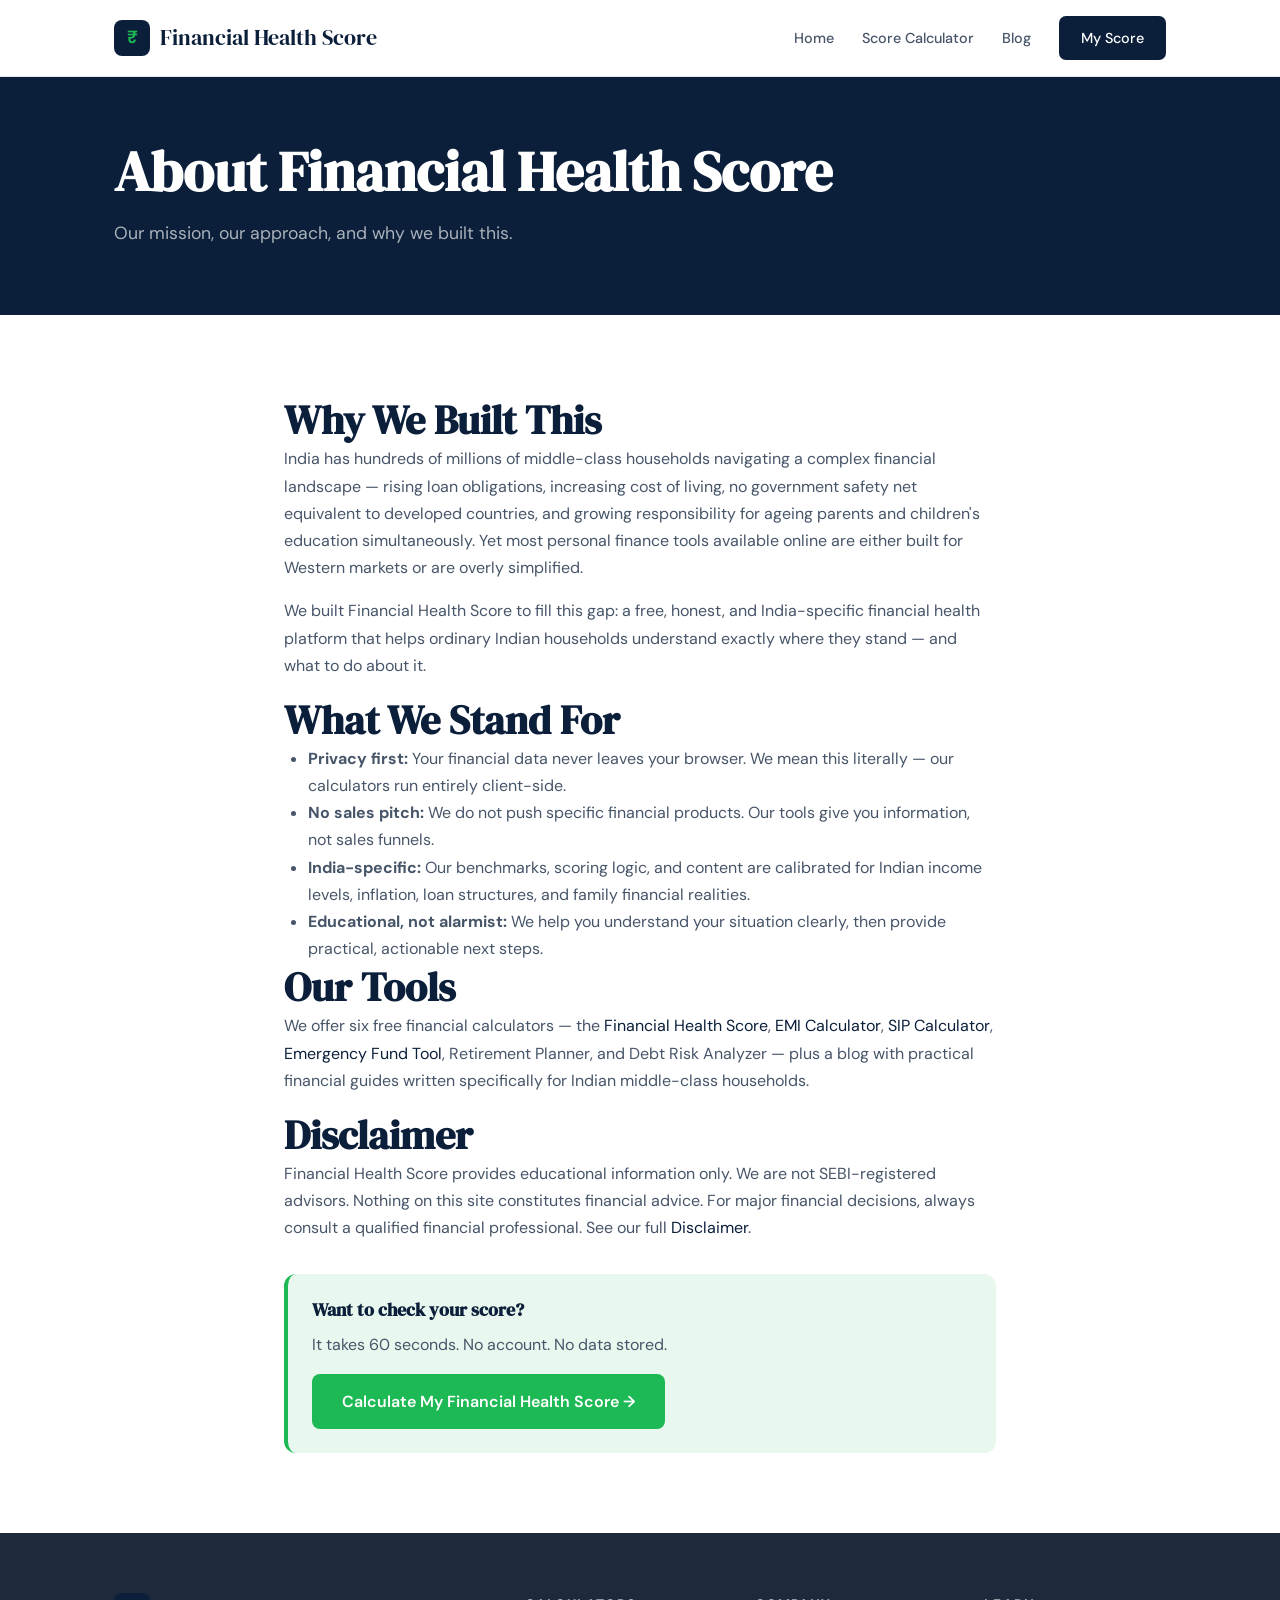
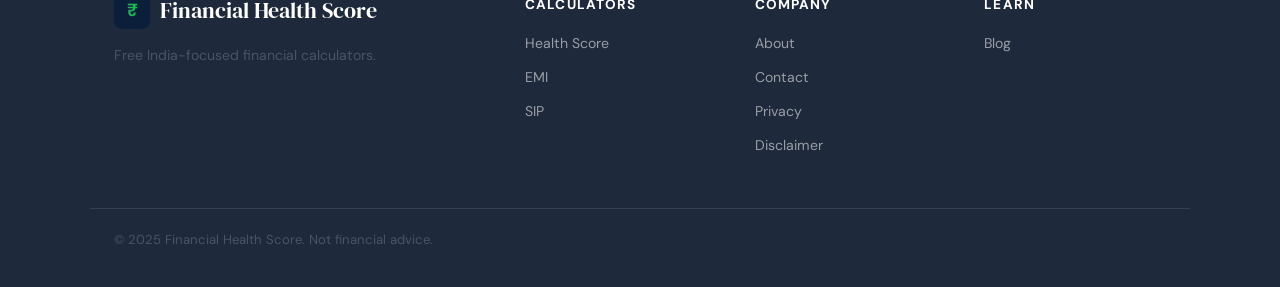
<file: pages/about.html>
<!DOCTYPE html>
<html lang="en">
<head>
  <meta charset="UTF-8">
  <meta name="viewport" content="width=device-width, initial-scale=1.0">
  <title>About Us — Financial Health Score</title>
  <meta name="description" content="About Financial Health Score — a free, India-focused financial health platform built to help middle-class families understand and improve their financial stability.">
  <link rel="canonical" href="https://financialhealthscore.in/pages/about.html">
  <link rel="stylesheet" href="../css/style.css">
</head>
<body>
<nav>
  <div class="nav-inner">
    <a href="../index.html" class="nav-logo"><div class="logo-icon"><span>₹</span></div>Financial Health Score</a>
    <div class="nav-links"><a href="../index.html">Home</a><a href="calculator.html">Score Calculator</a><a href="../blog/index.html">Blog</a><a href="calculator.html" class="nav-cta">My Score</a></div>
    <button class="hamburger"><span></span><span></span><span></span></button>
  </div>
</nav>

<section class="page-hero">
  <div class="container"><h1>About Financial Health Score</h1><p>Our mission, our approach, and why we built this.</p></div>
</section>

<section class="section">
  <div class="container" style="max-width:760px;">
    <h2>Why We Built This</h2>
    <p>India has hundreds of millions of middle-class households navigating a complex financial landscape — rising loan obligations, increasing cost of living, no government safety net equivalent to developed countries, and growing responsibility for ageing parents and children's education simultaneously. Yet most personal finance tools available online are either built for Western markets or are overly simplified.</p>
    <p>We built Financial Health Score to fill this gap: a free, honest, and India-specific financial health platform that helps ordinary Indian households understand exactly where they stand — and what to do about it.</p>

    <h2>What We Stand For</h2>
    <ul style="padding-left:24px;color:var(--gray-600);">
      <li><strong>Privacy first:</strong> Your financial data never leaves your browser. We mean this literally — our calculators run entirely client-side.</li>
      <li><strong>No sales pitch:</strong> We do not push specific financial products. Our tools give you information, not sales funnels.</li>
      <li><strong>India-specific:</strong> Our benchmarks, scoring logic, and content are calibrated for Indian income levels, inflation, loan structures, and family financial realities.</li>
      <li><strong>Educational, not alarmist:</strong> We help you understand your situation clearly, then provide practical, actionable next steps.</li>
    </ul>

    <h2>Our Tools</h2>
    <p>We offer six free financial calculators — the <a href="calculator.html">Financial Health Score</a>, <a href="emi-calculator.html">EMI Calculator</a>, <a href="sip-calculator.html">SIP Calculator</a>, <a href="emergency-fund.html">Emergency Fund Tool</a>, Retirement Planner, and Debt Risk Analyzer — plus a blog with practical financial guides written specifically for Indian middle-class households.</p>

    <h2>Disclaimer</h2>
    <p>Financial Health Score provides educational information only. We are not SEBI-registered advisors. Nothing on this site constitutes financial advice. For major financial decisions, always consult a qualified financial professional. See our full <a href="disclaimer.html">Disclaimer</a>.</p>

    <div style="background:var(--green-light);border-radius:var(--radius);padding:24px;margin-top:32px;border-left:4px solid var(--green);">
      <h4 style="color:var(--navy);margin-bottom:10px;">Want to check your score?</h4>
      <p style="margin-bottom:16px;">It takes 60 seconds. No account. No data stored.</p>
      <a href="calculator.html" class="btn btn-primary">Calculate My Financial Health Score →</a>
    </div>
  </div>
</section>

<footer>
  <div class="footer-top">
    <div class="footer-brand"><div class="nav-logo" style="color:white;"><div class="logo-icon"><span>₹</span></div>Financial Health Score</div><p>Free India-focused financial calculators.</p></div>
    <div class="footer-col"><h5>Calculators</h5><a href="calculator.html">Health Score</a><a href="emi-calculator.html">EMI</a><a href="sip-calculator.html">SIP</a></div>
    <div class="footer-col"><h5>Company</h5><a href="about.html">About</a><a href="contact.html">Contact</a><a href="privacy.html">Privacy</a><a href="disclaimer.html">Disclaimer</a></div>
    <div class="footer-col"><h5>Learn</h5><a href="../blog/index.html">Blog</a></div>
  </div>
  <div class="footer-bottom"><p>© 2025 Financial Health Score. Not financial advice.</p></div>
</footer>
<script src="../js/main.js"></script>
</body>
</html>
</file>
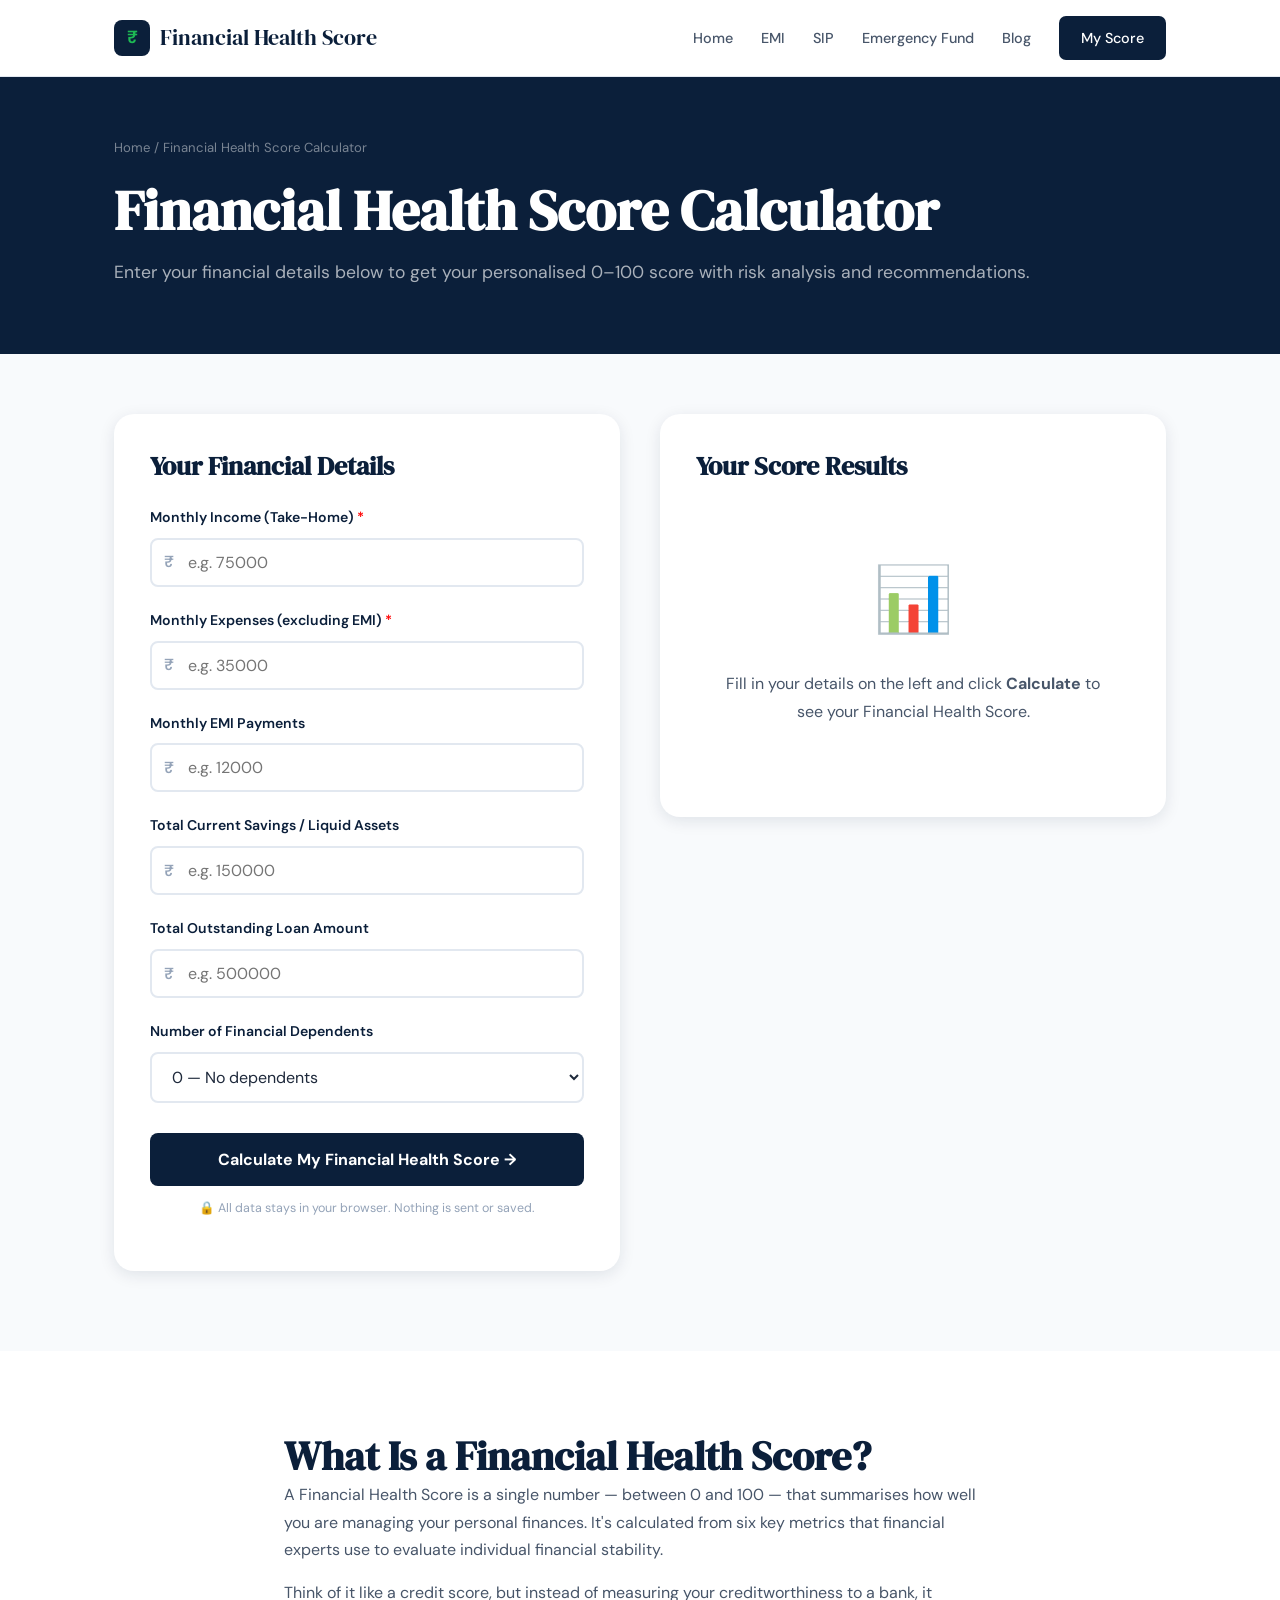
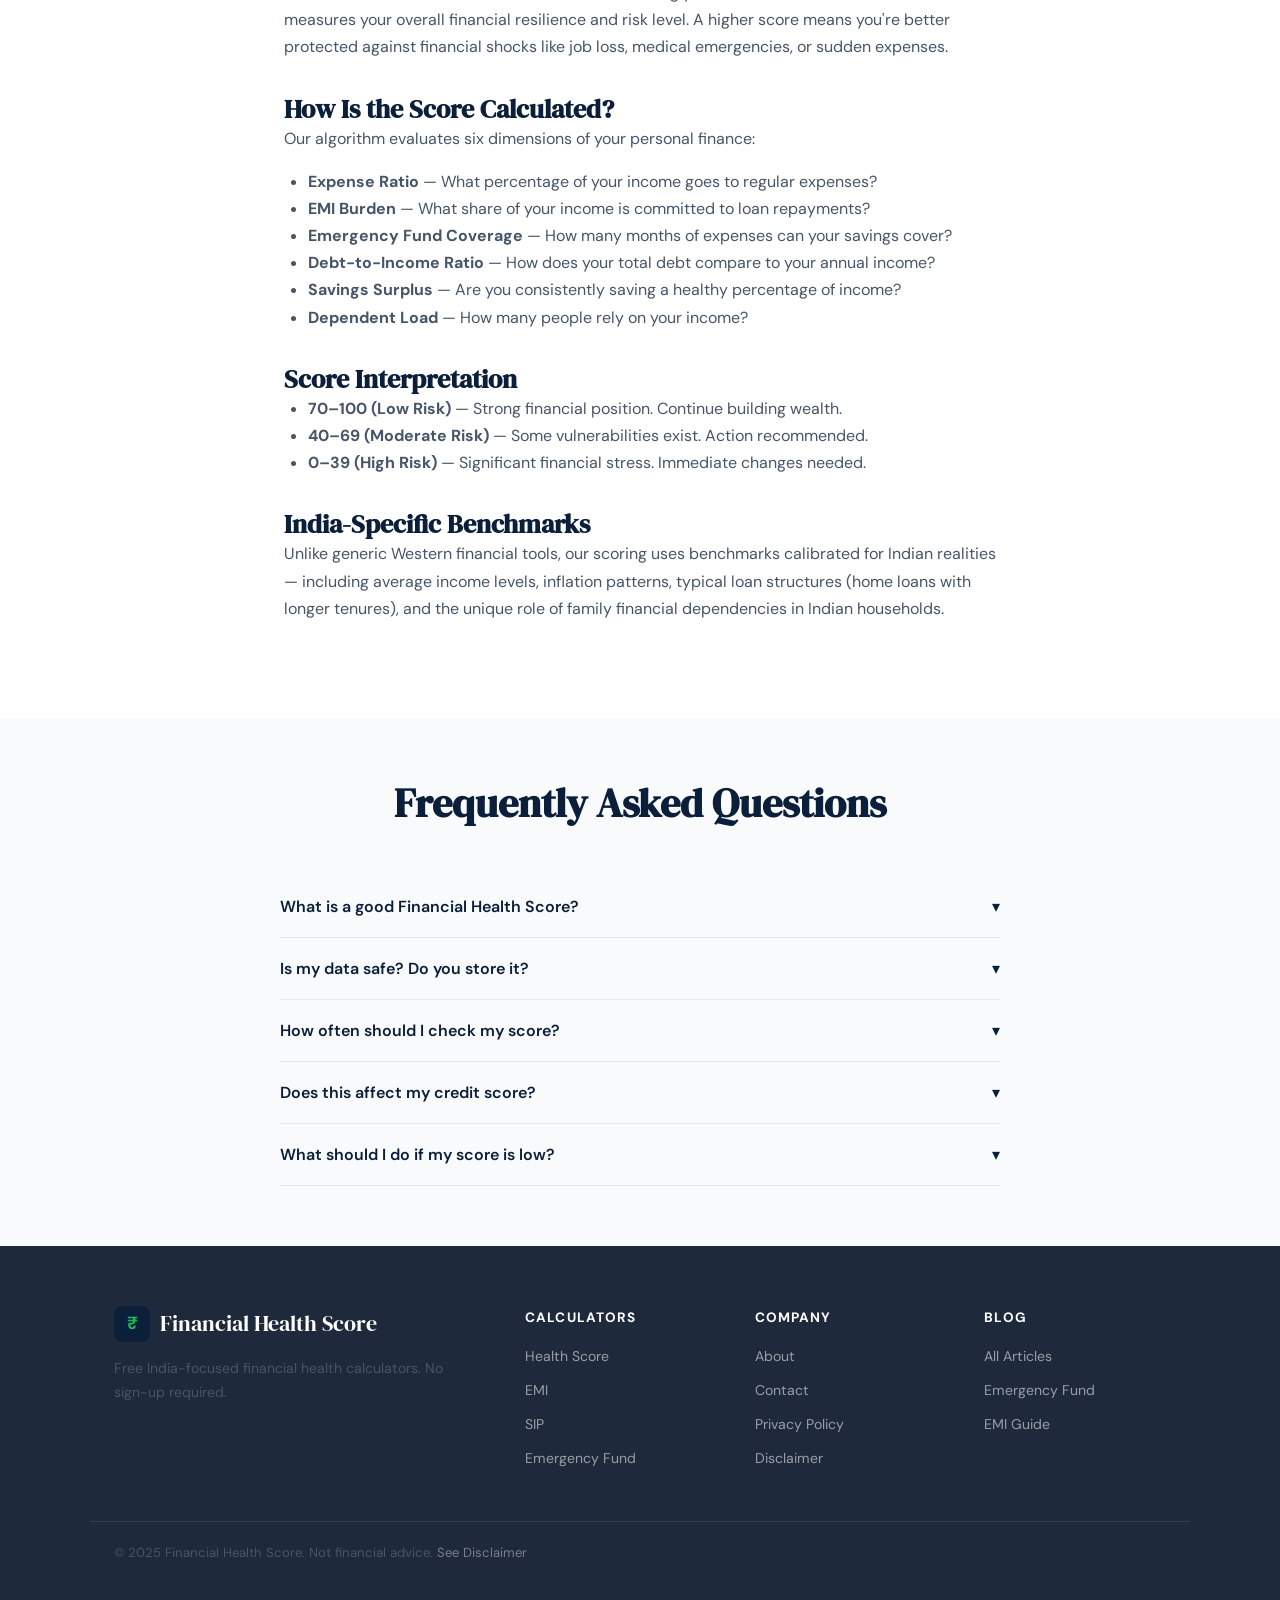
<file: pages/calculator.html>
<!DOCTYPE html>
<html lang="en">
<head>
  <meta charset="UTF-8">
  <meta name="viewport" content="width=device-width, initial-scale=1.0">
  <title>Financial Health Score Calculator — Free India Finance Tool</title>
  <meta name="description" content="Calculate your Financial Health Score for free. Get EMI burden, emergency fund coverage, debt-to-income ratio and personalised improvement tips.">
  <link rel="canonical" href="https://financialhealthscore.in/pages/calculator.html">
  <link rel="stylesheet" href="../css/style.css">
  <script type="application/ld+json">
  {
    "@context":"https://schema.org","@type":"FAQPage",
    "mainEntity":[
      {"@type":"Question","name":"What is a good Financial Health Score?","acceptedAnswer":{"@type":"Answer","text":"A score of 70 or above is considered Low Risk. 40–69 is Moderate Risk, and below 40 is High Risk requiring immediate attention."}},
      {"@type":"Question","name":"Is my financial data saved?","acceptedAnswer":{"@type":"Answer","text":"No. All calculations happen in your browser. No data is sent to any server or stored anywhere."}}
    ]
  }
  </script>
</head>
<body>

<div class="mobile-nav">
  <button class="mobile-close">✕</button>
  <a href="../index.html">Home</a>
  <a href="calculator.html">Score Calculator</a>
  <a href="emi-calculator.html">EMI Calculator</a>
  <a href="sip-calculator.html">SIP Calculator</a>
  <a href="../blog/index.html">Blog</a>
</div>

<nav>
  <div class="nav-inner">
    <a href="../index.html" class="nav-logo">
      <div class="logo-icon"><span>₹</span></div>Financial Health Score
    </a>
    <div class="nav-links">
      <a href="../index.html">Home</a>
      <a href="emi-calculator.html">EMI</a>
      <a href="sip-calculator.html">SIP</a>
      <a href="emergency-fund.html">Emergency Fund</a>
      <a href="../blog/index.html">Blog</a>
      <a href="calculator.html" class="nav-cta">My Score</a>
    </div>
    <button class="hamburger"><span></span><span></span><span></span></button>
  </div>
</nav>

<section class="page-hero">
  <div class="container">
    <div class="breadcrumb"><a href="../index.html">Home</a> / Financial Health Score Calculator</div>
    <h1>Financial Health Score Calculator</h1>
    <p>Enter your financial details below to get your personalised 0–100 score with risk analysis and recommendations.</p>
  </div>
</section>

<section class="calc-page">
  <div class="container">
    <div class="calc-wrap">

      <!-- FORM -->
      <div class="calc-form">
        <h3 style="margin-bottom:24px;">Your Financial Details</h3>
        <form id="calcForm" novalidate>
          <div class="form-group">
            <label for="income">Monthly Income (Take-Home) <span style="color:red;">*</span></label>
            <div class="input-prefix"><span>₹</span><input type="number" id="income" placeholder="e.g. 75000" min="0"></div>
            <div class="error-msg" id="income-err"></div>
          </div>
          <div class="form-group">
            <label for="expenses">Monthly Expenses (excluding EMI) <span style="color:red;">*</span></label>
            <div class="input-prefix"><span>₹</span><input type="number" id="expenses" placeholder="e.g. 35000" min="0"></div>
            <div class="error-msg" id="expenses-err"></div>
          </div>
          <div class="form-group">
            <label for="emi">Monthly EMI Payments</label>
            <div class="input-prefix"><span>₹</span><input type="number" id="emi" placeholder="e.g. 12000" min="0"></div>
          </div>
          <div class="form-group">
            <label for="savings">Total Current Savings / Liquid Assets</label>
            <div class="input-prefix"><span>₹</span><input type="number" id="savings" placeholder="e.g. 150000" min="0"></div>
          </div>
          <div class="form-group">
            <label for="loans">Total Outstanding Loan Amount</label>
            <div class="input-prefix"><span>₹</span><input type="number" id="loans" placeholder="e.g. 500000" min="0"></div>
          </div>
          <div class="form-group">
            <label for="dependents">Number of Financial Dependents</label>
            <select id="dependents">
              <option value="0">0 — No dependents</option>
              <option value="1">1</option>
              <option value="2">2</option>
              <option value="3">3</option>
              <option value="4">4+</option>
            </select>
          </div>
          <button type="submit" class="calc-btn">Calculate My Financial Health Score →</button>
          <p style="font-size:0.78rem;color:var(--gray-400);margin-top:12px;text-align:center;">🔒 All data stays in your browser. Nothing is sent or saved.</p>
        </form>
      </div>

      <!-- RESULTS -->
      <div class="calc-results">
        <h3 style="margin-bottom:24px;">Your Score Results</h3>

        <!-- Placeholder -->
        <div id="placeholderState" class="placeholder-state">
          <div style="font-size:4rem;margin-bottom:16px;">📊</div>
          <p>Fill in your details on the left and click <strong>Calculate</strong> to see your Financial Health Score.</p>
        </div>

        <!-- Results box -->
        <div id="resultsBox" style="display:none;">
          <div class="result-score-wrap">
            <div class="result-ring">
              <svg width="180" height="180" viewBox="0 0 180 180">
                <circle fill="none" stroke="var(--gray-100)" stroke-width="14" cx="90" cy="90" r="70"/>
                <circle id="ringFill" fill="none" stroke="var(--green)" stroke-width="14" stroke-linecap="round" cx="90" cy="90" r="70" style="stroke-dasharray:440;stroke-dashoffset:440;transition:stroke-dashoffset 1.2s ease;"/>
              </svg>
              <div class="score-center">
                <div class="result-score-num" id="scoreNum">—</div>
                <div style="font-size:0.72rem;color:var(--gray-400);text-transform:uppercase;letter-spacing:0.07em;">out of 100</div>
              </div>
            </div>
            <div class="result-risk-label" id="riskLabel">—</div>
          </div>

          <div class="metrics-list">
            <div class="metric-row">
              <div>
                <div class="metric-name">Emergency Fund Coverage</div>
                <div class="progress-bar"><div class="progress-fill" id="barEF" style="width:0%"></div></div>
              </div>
              <div class="metric-val" id="metricEF">—</div>
            </div>
            <div class="metric-row">
              <div>
                <div class="metric-name">Debt-to-Income Ratio</div>
                <div class="progress-bar"><div class="progress-fill" id="barDTI" style="width:0%"></div></div>
              </div>
              <div class="metric-val" id="metricDTI">—</div>
            </div>
            <div class="metric-row">
              <div>
                <div class="metric-name">EMI Burden (% of income)</div>
                <div class="progress-bar"><div class="progress-fill" id="barEMI" style="width:0%"></div></div>
              </div>
              <div class="metric-val" id="metricEMI">—</div>
            </div>
            <div class="metric-row">
              <div>
                <div class="metric-name">Expense Ratio</div>
                <div class="progress-bar"><div class="progress-fill" id="barExp" style="width:0%"></div></div>
              </div>
              <div class="metric-val" id="metricExp">—</div>
            </div>
          </div>

          <div class="suggestions">
            <h4>Personalised Recommendations</h4>
            <div id="suggestionsList"></div>
          </div>

          <div style="margin-top:24px;padding:16px;background:var(--off-white);border-radius:8px;font-size:0.82rem;color:var(--gray-400);">
            📄 <strong>Download Report</strong> — Coming soon. You'll be able to save a PDF summary of your score.
          </div>
        </div>
      </div>
    </div>
  </div>
</section>

<!-- EXPLAINER CONTENT -->
<section class="section" style="background:var(--white);">
  <div class="container" style="max-width:760px;">
    <h2>What Is a Financial Health Score?</h2>
    <p>A Financial Health Score is a single number — between 0 and 100 — that summarises how well you are managing your personal finances. It's calculated from six key metrics that financial experts use to evaluate individual financial stability.</p>
    <p>Think of it like a credit score, but instead of measuring your creditworthiness to a bank, it measures your overall financial resilience and risk level. A higher score means you're better protected against financial shocks like job loss, medical emergencies, or sudden expenses.</p>

    <h3 style="margin-top:2rem;">How Is the Score Calculated?</h3>
    <p>Our algorithm evaluates six dimensions of your personal finance:</p>
    <ul style="padding-left:24px;color:var(--gray-600);margin-bottom:1.2rem;">
      <li><strong>Expense Ratio</strong> — What percentage of your income goes to regular expenses?</li>
      <li><strong>EMI Burden</strong> — What share of your income is committed to loan repayments?</li>
      <li><strong>Emergency Fund Coverage</strong> — How many months of expenses can your savings cover?</li>
      <li><strong>Debt-to-Income Ratio</strong> — How does your total debt compare to your annual income?</li>
      <li><strong>Savings Surplus</strong> — Are you consistently saving a healthy percentage of income?</li>
      <li><strong>Dependent Load</strong> — How many people rely on your income?</li>
    </ul>

    <h3 style="margin-top:2rem;">Score Interpretation</h3>
    <ul style="padding-left:24px;color:var(--gray-600);margin-bottom:1.2rem;">
      <li><strong>70–100 (Low Risk)</strong> — Strong financial position. Continue building wealth.</li>
      <li><strong>40–69 (Moderate Risk)</strong> — Some vulnerabilities exist. Action recommended.</li>
      <li><strong>0–39 (High Risk)</strong> — Significant financial stress. Immediate changes needed.</li>
    </ul>

    <h3 style="margin-top:2rem;">India-Specific Benchmarks</h3>
    <p>Unlike generic Western financial tools, our scoring uses benchmarks calibrated for Indian realities — including average income levels, inflation patterns, typical loan structures (home loans with longer tenures), and the unique role of family financial dependencies in Indian households.</p>
  </div>
</section>

<!-- FAQ -->
<section class="faq-section" style="background:var(--off-white);">
  <div class="container">
    <div class="section-header"><h2>Frequently Asked Questions</h2></div>
    <div class="faq-list">
      <div class="faq-item">
        <button class="faq-q">What is a good Financial Health Score? <span class="faq-arrow">▾</span></button>
        <div class="faq-a">A score of 70 and above is considered Low Risk, indicating a healthy financial position. Scores between 40–69 indicate Moderate Risk, meaning some areas need improvement. Anything below 40 is High Risk and requires immediate attention.</div>
      </div>
      <div class="faq-item">
        <button class="faq-q">Is my data safe? Do you store it? <span class="faq-arrow">▾</span></button>
        <div class="faq-a">100% safe. All calculations happen entirely within your web browser using JavaScript. No data is transmitted to any server. We do not store, collect, or share any of the financial information you enter.</div>
      </div>
      <div class="faq-item">
        <button class="faq-q">How often should I check my score? <span class="faq-arrow">▾</span></button>
        <div class="faq-a">We recommend checking your score once every 3 months, or whenever you experience a significant financial change — such as a salary hike, new loan, job change, or a major expense.</div>
      </div>
      <div class="faq-item">
        <button class="faq-q">Does this affect my credit score? <span class="faq-arrow">▾</span></button>
        <div class="faq-a">No, absolutely not. This is a completely private, offline calculator. It has no connection to any credit bureau (CIBIL, Equifax, etc.) and does not pull or affect your credit report in any way.</div>
      </div>
      <div class="faq-item">
        <button class="faq-q">What should I do if my score is low? <span class="faq-arrow">▾</span></button>
        <div class="faq-a">Look at the personalised recommendations provided with your score. Common first steps include building an emergency fund, reducing discretionary expenses, and avoiding new loans until your EMI burden is under 30% of income. Read our blog for detailed action guides.</div>
      </div>
    </div>
  </div>
</section>

<footer>
  <div class="footer-top">
    <div class="footer-brand">
      <div class="nav-logo" style="color:white;"><div class="logo-icon"><span>₹</span></div>Financial Health Score</div>
      <p>Free India-focused financial health calculators. No sign-up required.</p>
    </div>
    <div class="footer-col"><h5>Calculators</h5><a href="calculator.html">Health Score</a><a href="emi-calculator.html">EMI</a><a href="sip-calculator.html">SIP</a><a href="emergency-fund.html">Emergency Fund</a></div>
    <div class="footer-col"><h5>Company</h5><a href="about.html">About</a><a href="contact.html">Contact</a><a href="privacy.html">Privacy Policy</a><a href="disclaimer.html">Disclaimer</a></div>
    <div class="footer-col"><h5>Blog</h5><a href="../blog/index.html">All Articles</a><a href="../blog/emergency-fund-guide.html">Emergency Fund</a><a href="../blog/emi-warning-signs.html">EMI Guide</a></div>
  </div>
  <div class="footer-bottom"><p>© 2025 Financial Health Score. Not financial advice. <a href="disclaimer.html" style="color:rgba(255,255,255,0.4);">See Disclaimer</a></p></div>
</footer>

<script src="../js/main.js"></script>
</body>
</html>
</file>
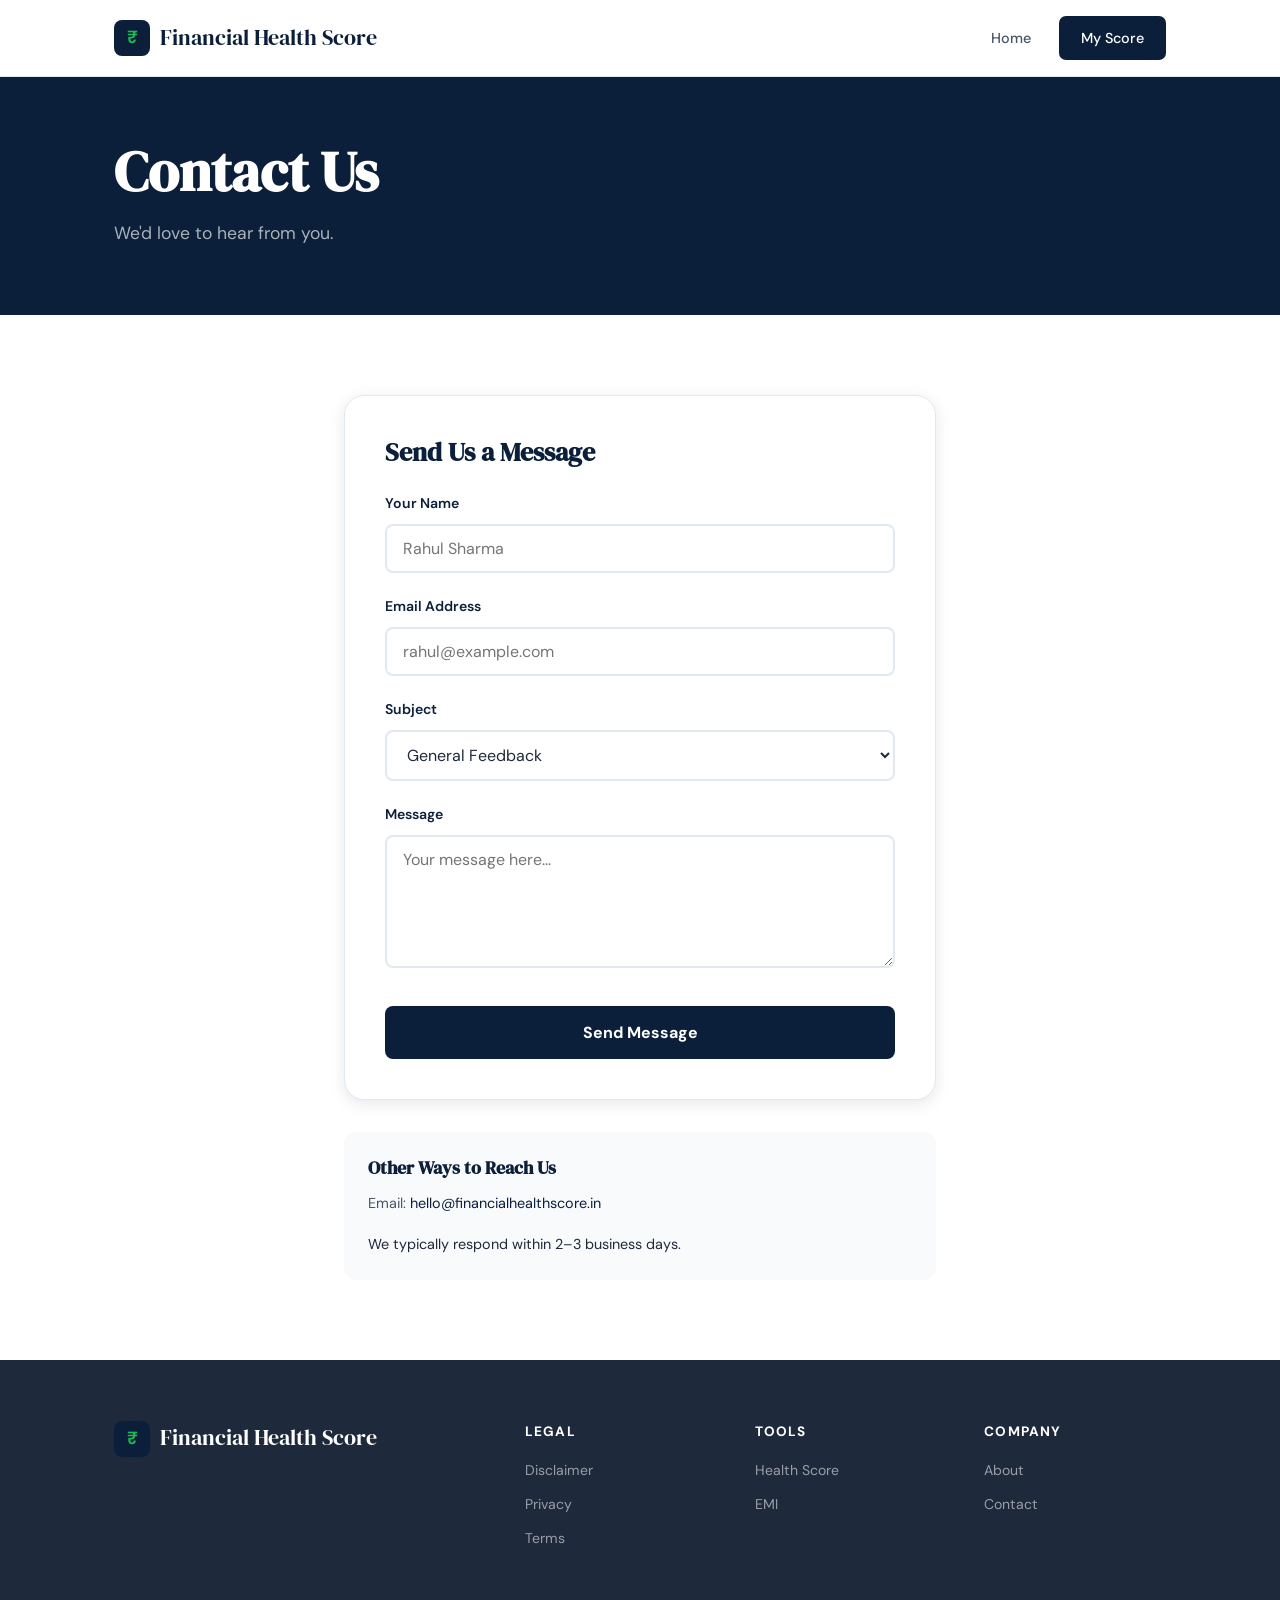
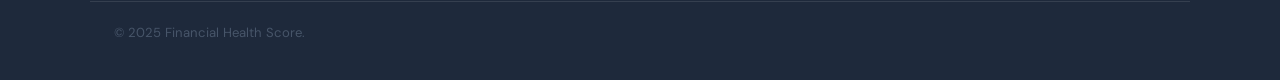
<file: pages/contact.html>
<!DOCTYPE html>
<html lang="en">
<head>
  <meta charset="UTF-8">
  <meta name="viewport" content="width=device-width, initial-scale=1.0">
  <title>Contact Us — Financial Health Score</title>
  <meta name="description" content="Contact the Financial Health Score team. Get in touch for feedback, corrections, partnership, or general questions.">
  <link rel="canonical" href="https://financialhealthscore.in/pages/contact.html">
  <link rel="stylesheet" href="../css/style.css">
</head>
<body>
<nav>
  <div class="nav-inner">
    <a href="../index.html" class="nav-logo"><div class="logo-icon"><span>₹</span></div>Financial Health Score</a>
    <div class="nav-links"><a href="../index.html">Home</a><a href="calculator.html" class="nav-cta">My Score</a></div>
  </div>
</nav>
<section class="page-hero">
  <div class="container"><h1>Contact Us</h1><p>We'd love to hear from you.</p></div>
</section>
<section class="section">
  <div class="container" style="max-width:640px;">
    <div style="background:var(--white);border:1px solid var(--gray-200);border-radius:var(--radius-lg);padding:40px;box-shadow:var(--shadow-md);">
      <h3 style="margin-bottom:24px;">Send Us a Message</h3>
      <form id="contactForm">
        <div class="form-group">
          <label>Your Name</label>
          <input type="text" placeholder="Rahul Sharma" required>
        </div>
        <div class="form-group">
          <label>Email Address</label>
          <input type="email" placeholder="rahul@example.com" required>
        </div>
        <div class="form-group">
          <label>Subject</label>
          <select>
            <option>General Feedback</option>
            <option>Content Correction</option>
            <option>Partnership / Collaboration</option>
            <option>Bug Report</option>
            <option>Other</option>
          </select>
        </div>
        <div class="form-group">
          <label>Message</label>
          <textarea rows="5" style="width:100%;padding:12px 16px;border:2px solid var(--gray-200);border-radius:8px;font-family:var(--font-body);font-size:1rem;resize:vertical;" placeholder="Your message here..." required></textarea>
        </div>
        <button type="submit" class="calc-btn" onclick="this.textContent='Message Sent! Thank you.';this.style.background='var(--green)';return false;">Send Message</button>
      </form>
    </div>

    <div style="margin-top:32px;padding:24px;background:var(--off-white);border-radius:var(--radius);">
      <h4 style="color:var(--navy);margin-bottom:12px;">Other Ways to Reach Us</h4>
      <p style="font-size:0.9rem;">Email: <a href="mailto:hello@financialhealthscore.in">hello@financialhealthscore.in</a></p>
      <p style="font-size:0.9rem;margin:0;color:var(--gray-500);">We typically respond within 2–3 business days.</p>
    </div>
  </div>
</section>
<footer>
  <div class="footer-top">
    <div class="footer-brand"><div class="nav-logo" style="color:white;"><div class="logo-icon"><span>₹</span></div>Financial Health Score</div></div>
    <div class="footer-col"><h5>Legal</h5><a href="disclaimer.html">Disclaimer</a><a href="privacy.html">Privacy</a><a href="terms.html">Terms</a></div>
    <div class="footer-col"><h5>Tools</h5><a href="calculator.html">Health Score</a><a href="emi-calculator.html">EMI</a></div>
    <div class="footer-col"><h5>Company</h5><a href="about.html">About</a><a href="contact.html">Contact</a></div>
  </div>
  <div class="footer-bottom"><p>© 2025 Financial Health Score.</p></div>
</footer>
<script src="../js/main.js"></script>
</body>
</html>
</file>
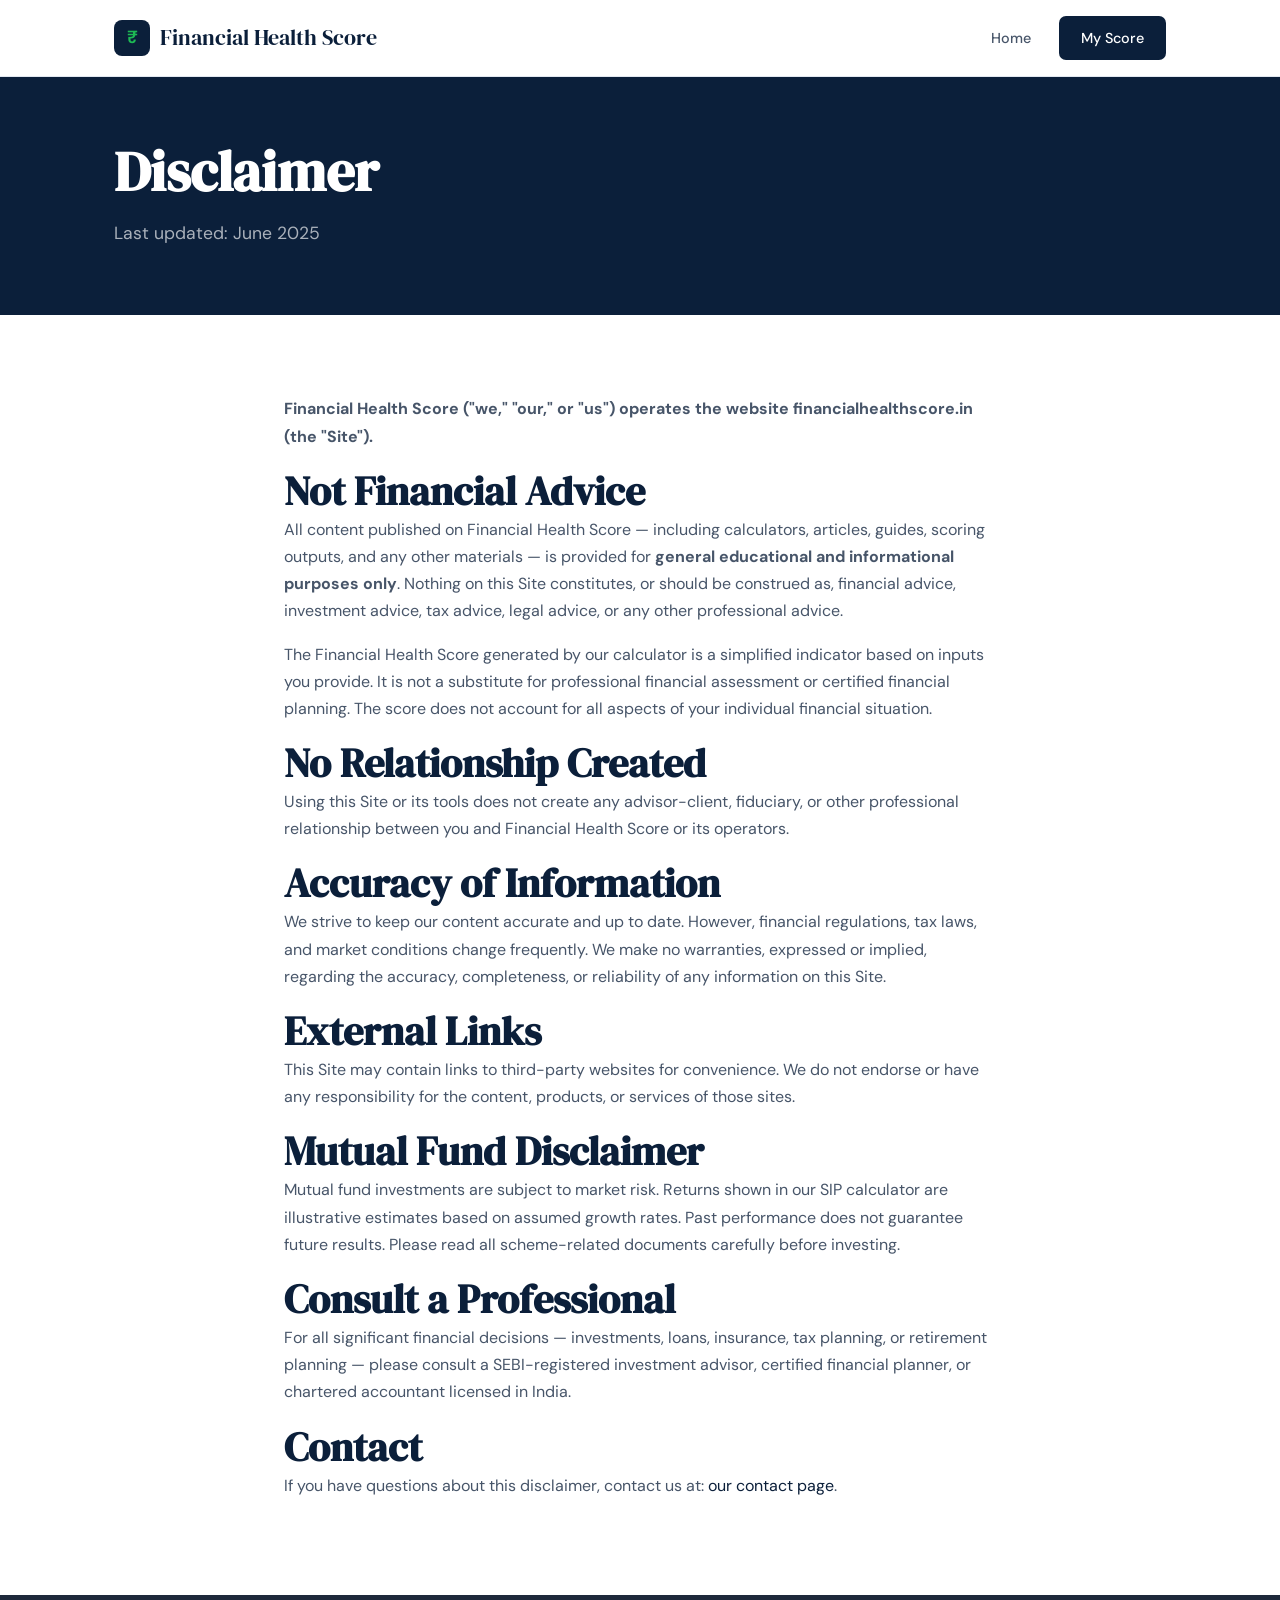
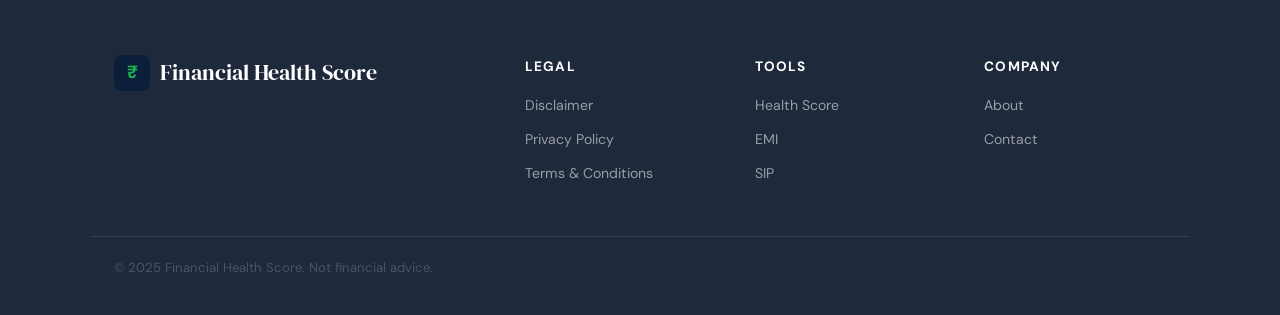
<file: pages/disclaimer.html>
<!DOCTYPE html>
<html lang="en">
<head>
  <meta charset="UTF-8">
  <meta name="viewport" content="width=device-width, initial-scale=1.0">
  <title>Disclaimer — Financial Health Score</title>
  <meta name="description" content="Important disclaimer: Financial Health Score provides general educational information only. This is not financial advice. Always consult a qualified financial advisor.">
  <link rel="canonical" href="https://financialhealthscore.in/pages/disclaimer.html">
  <link rel="stylesheet" href="../css/style.css">
</head>
<body>
<nav>
  <div class="nav-inner">
    <a href="../index.html" class="nav-logo"><div class="logo-icon"><span>₹</span></div>Financial Health Score</a>
    <div class="nav-links"><a href="../index.html">Home</a><a href="calculator.html" class="nav-cta">My Score</a></div>
    <button class="hamburger"><span></span><span></span><span></span></button>
  </div>
</nav>
<section class="page-hero">
  <div class="container">
    <h1>Disclaimer</h1>
    <p>Last updated: June 2025</p>
  </div>
</section>
<section class="section">
  <div class="container" style="max-width:760px;">
    <p><strong>Financial Health Score ("we," "our," or "us") operates the website financialhealthscore.in (the "Site").</strong></p>
    <h2>Not Financial Advice</h2>
    <p>All content published on Financial Health Score — including calculators, articles, guides, scoring outputs, and any other materials — is provided for <strong>general educational and informational purposes only</strong>. Nothing on this Site constitutes, or should be construed as, financial advice, investment advice, tax advice, legal advice, or any other professional advice.</p>
    <p>The Financial Health Score generated by our calculator is a simplified indicator based on inputs you provide. It is not a substitute for professional financial assessment or certified financial planning. The score does not account for all aspects of your individual financial situation.</p>
    <h2>No Relationship Created</h2>
    <p>Using this Site or its tools does not create any advisor-client, fiduciary, or other professional relationship between you and Financial Health Score or its operators.</p>
    <h2>Accuracy of Information</h2>
    <p>We strive to keep our content accurate and up to date. However, financial regulations, tax laws, and market conditions change frequently. We make no warranties, expressed or implied, regarding the accuracy, completeness, or reliability of any information on this Site.</p>
    <h2>External Links</h2>
    <p>This Site may contain links to third-party websites for convenience. We do not endorse or have any responsibility for the content, products, or services of those sites.</p>
    <h2>Mutual Fund Disclaimer</h2>
    <p>Mutual fund investments are subject to market risk. Returns shown in our SIP calculator are illustrative estimates based on assumed growth rates. Past performance does not guarantee future results. Please read all scheme-related documents carefully before investing.</p>
    <h2>Consult a Professional</h2>
    <p>For all significant financial decisions — investments, loans, insurance, tax planning, or retirement planning — please consult a SEBI-registered investment advisor, certified financial planner, or chartered accountant licensed in India.</p>
    <h2>Contact</h2>
    <p>If you have questions about this disclaimer, contact us at: <a href="contact.html">our contact page</a>.</p>
  </div>
</section>
<footer>
  <div class="footer-top">
    <div class="footer-brand"><div class="nav-logo" style="color:white;"><div class="logo-icon"><span>₹</span></div>Financial Health Score</div></div>
    <div class="footer-col"><h5>Legal</h5><a href="disclaimer.html">Disclaimer</a><a href="privacy.html">Privacy Policy</a><a href="terms.html">Terms & Conditions</a></div>
    <div class="footer-col"><h5>Tools</h5><a href="calculator.html">Health Score</a><a href="emi-calculator.html">EMI</a><a href="sip-calculator.html">SIP</a></div>
    <div class="footer-col"><h5>Company</h5><a href="about.html">About</a><a href="contact.html">Contact</a></div>
  </div>
  <div class="footer-bottom"><p>© 2025 Financial Health Score. Not financial advice.</p></div>
</footer>
<script src="../js/main.js"></script>
</body>
</html>
</file>
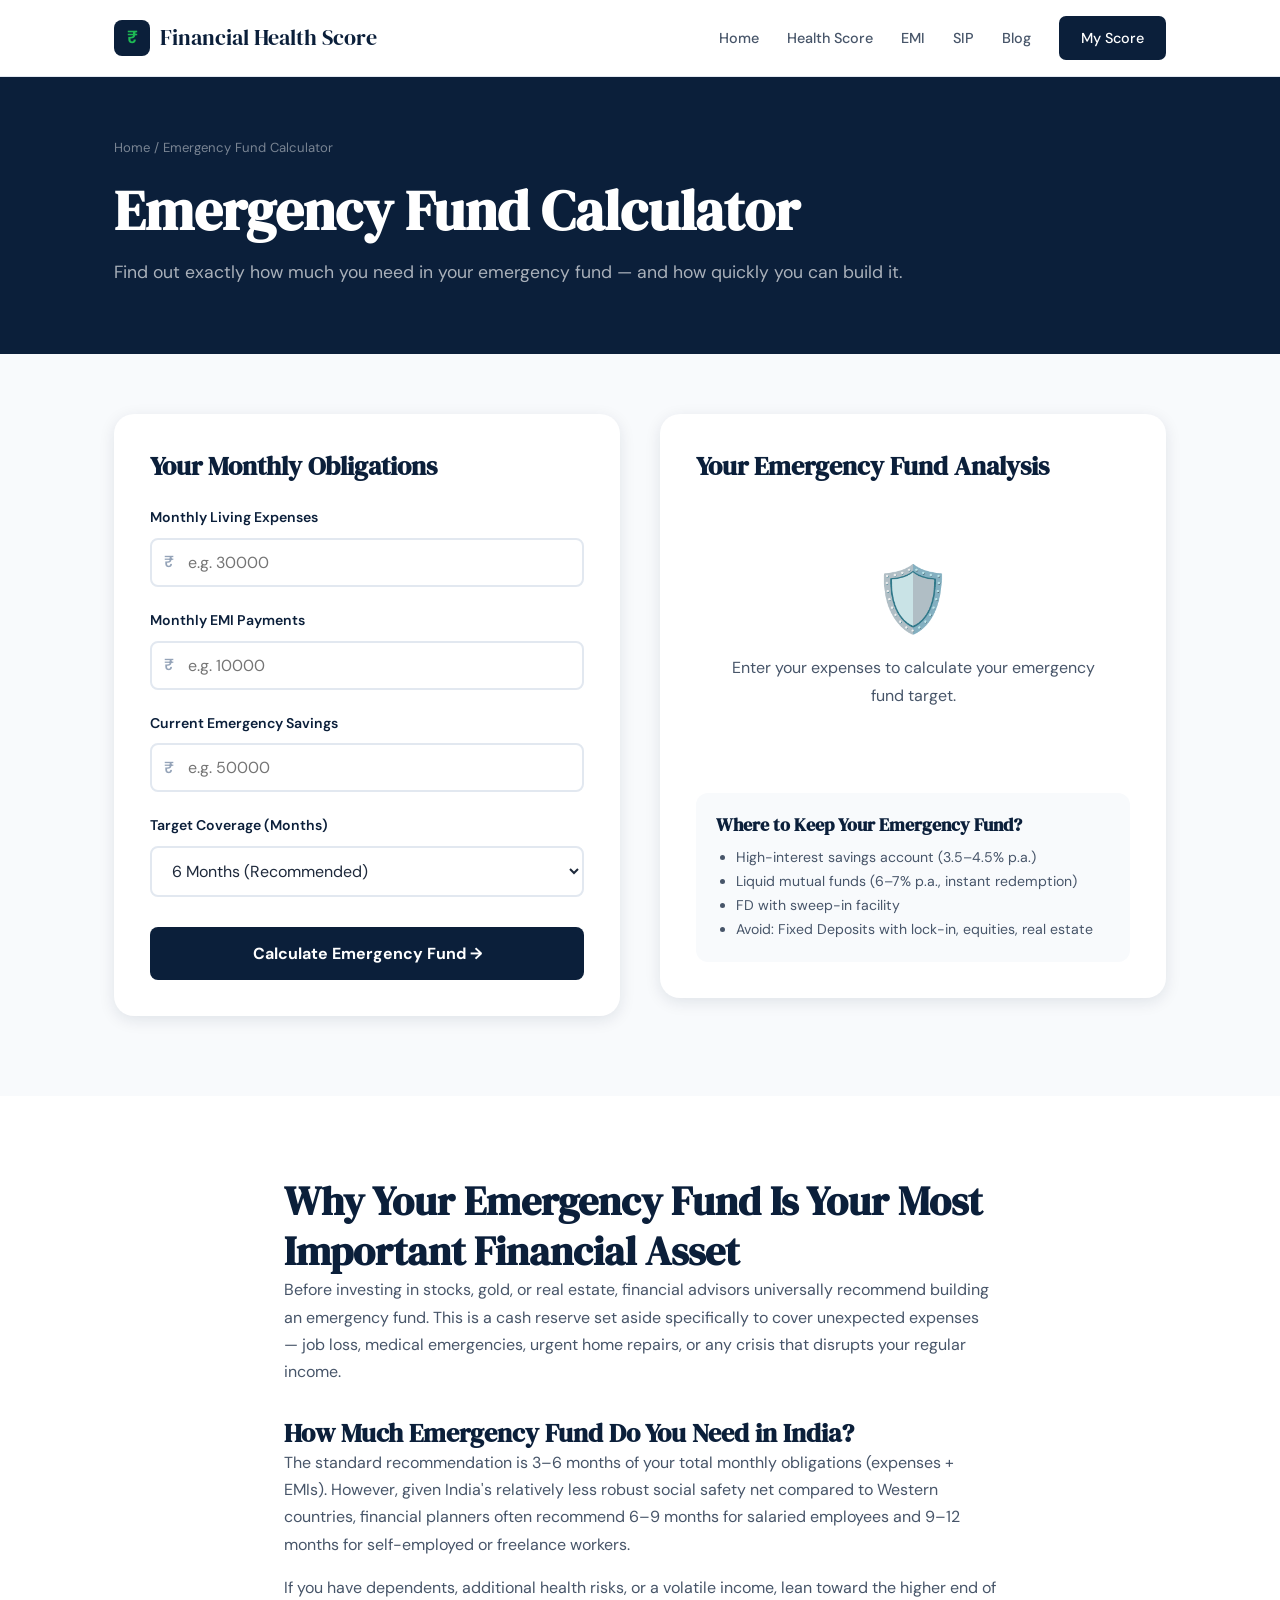
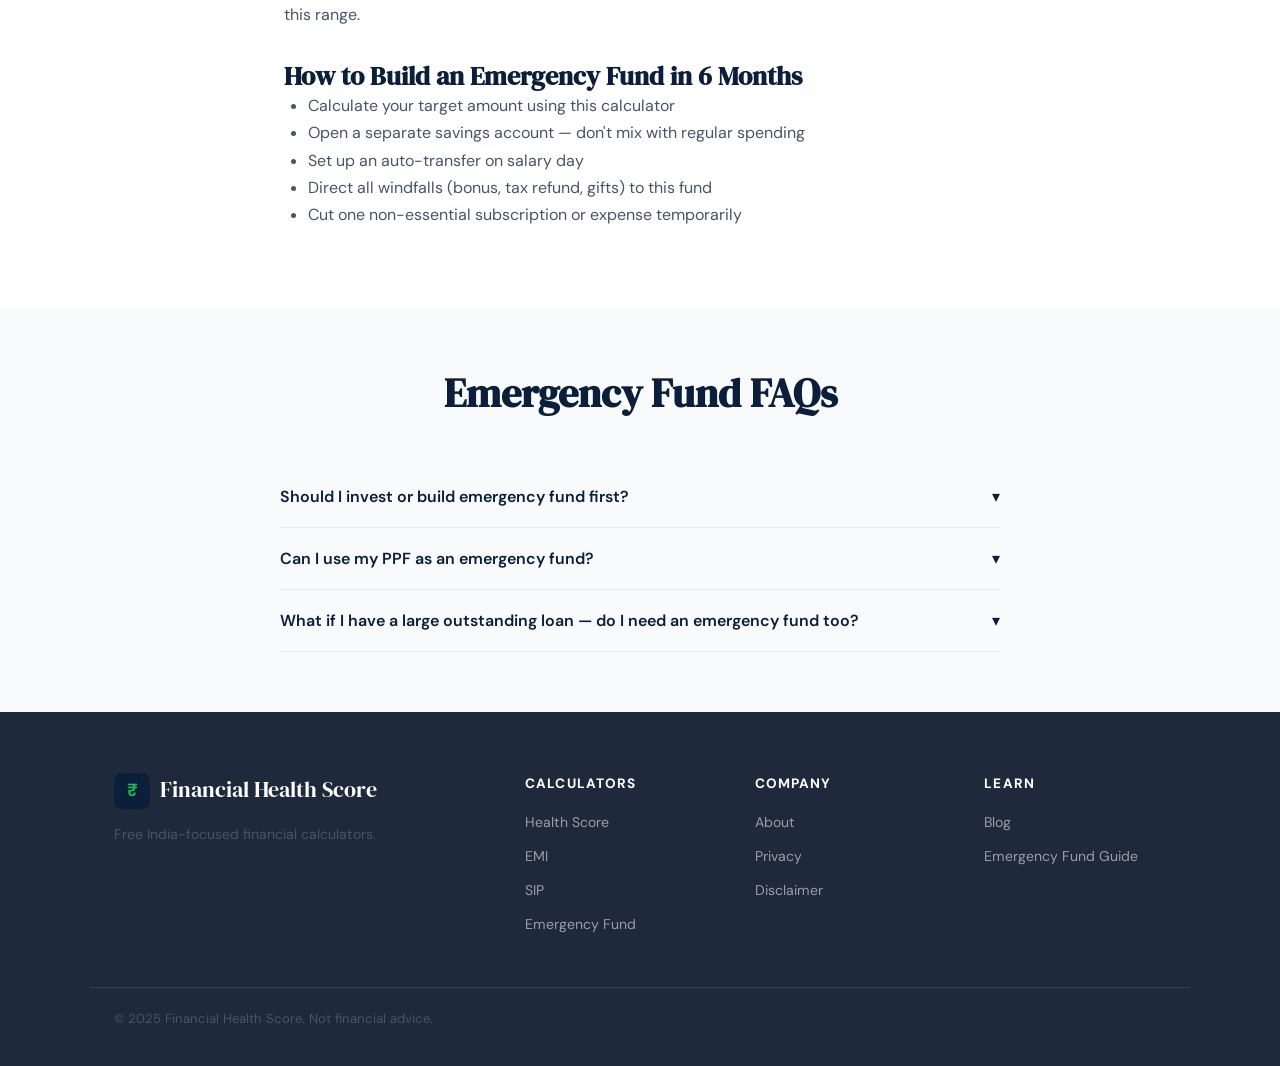
<file: pages/emergency-fund.html>
<!DOCTYPE html>
<html lang="en">
<head>
  <meta charset="UTF-8">
  <meta name="viewport" content="width=device-width, initial-scale=1.0">
  <title>Emergency Fund Calculator India — How Much Should You Save?</title>
  <meta name="description" content="Calculate exactly how much emergency fund you need and how long it will take to build it. Free India-specific emergency savings calculator.">
  <link rel="canonical" href="https://financialhealthscore.in/pages/emergency-fund.html">
  <link rel="stylesheet" href="../css/style.css">
</head>
<body>
<div class="mobile-nav"><button class="mobile-close">✕</button><a href="../index.html">Home</a><a href="calculator.html">Score Calculator</a><a href="emi-calculator.html">EMI</a><a href="sip-calculator.html">SIP</a><a href="../blog/index.html">Blog</a></div>
<nav>
  <div class="nav-inner">
    <a href="../index.html" class="nav-logo"><div class="logo-icon"><span>₹</span></div>Financial Health Score</a>
    <div class="nav-links"><a href="../index.html">Home</a><a href="calculator.html">Health Score</a><a href="emi-calculator.html">EMI</a><a href="sip-calculator.html">SIP</a><a href="../blog/index.html">Blog</a><a href="calculator.html" class="nav-cta">My Score</a></div>
    <button class="hamburger"><span></span><span></span><span></span></button>
  </div>
</nav>

<section class="page-hero">
  <div class="container">
    <div class="breadcrumb"><a href="../index.html">Home</a> / Emergency Fund Calculator</div>
    <h1>Emergency Fund Calculator</h1>
    <p>Find out exactly how much you need in your emergency fund — and how quickly you can build it.</p>
  </div>
</section>

<section class="calc-page">
  <div class="container">
    <div class="calc-wrap">
      <div class="calc-form">
        <h3 style="margin-bottom:24px;">Your Monthly Obligations</h3>
        <form id="efForm" novalidate>
          <div class="form-group">
            <label for="efExpenses">Monthly Living Expenses</label>
            <div class="input-prefix"><span>₹</span><input type="number" id="efExpenses" placeholder="e.g. 30000" min="0" required></div>
          </div>
          <div class="form-group">
            <label for="efEmi">Monthly EMI Payments</label>
            <div class="input-prefix"><span>₹</span><input type="number" id="efEmi" placeholder="e.g. 10000" min="0"></div>
          </div>
          <div class="form-group">
            <label for="efSavings">Current Emergency Savings</label>
            <div class="input-prefix"><span>₹</span><input type="number" id="efSavings" placeholder="e.g. 50000" min="0"></div>
          </div>
          <div class="form-group">
            <label for="efMonths">Target Coverage (Months)</label>
            <select id="efMonths">
              <option value="3">3 Months (Minimum)</option>
              <option value="6" selected>6 Months (Recommended)</option>
              <option value="9">9 Months (Conservative)</option>
              <option value="12">12 Months (Very Safe)</option>
            </select>
          </div>
          <button type="submit" class="calc-btn">Calculate Emergency Fund →</button>
        </form>
      </div>
      <div class="calc-results">
        <h3 style="margin-bottom:24px;">Your Emergency Fund Analysis</h3>
        <div id="efResult" class="metrics-list" style="display:none;"></div>
        <div id="efPlaceholder" class="placeholder-state"><div style="font-size:4rem;">🛡️</div><p>Enter your expenses to calculate your emergency fund target.</p></div>
        <div style="margin-top:28px;padding:20px;background:var(--off-white);border-radius:12px;">
          <h4 style="color:var(--navy);margin-bottom:10px;">Where to Keep Your Emergency Fund?</h4>
          <ul style="padding-left:20px;font-size:0.88rem;color:var(--gray-600);">
            <li>High-interest savings account (3.5–4.5% p.a.)</li>
            <li>Liquid mutual funds (6–7% p.a., instant redemption)</li>
            <li>FD with sweep-in facility</li>
            <li>Avoid: Fixed Deposits with lock-in, equities, real estate</li>
          </ul>
        </div>
      </div>
    </div>
  </div>
</section>

<section class="section" style="background:var(--white);">
  <div class="container" style="max-width:760px;">
    <h2>Why Your Emergency Fund Is Your Most Important Financial Asset</h2>
    <p>Before investing in stocks, gold, or real estate, financial advisors universally recommend building an emergency fund. This is a cash reserve set aside specifically to cover unexpected expenses — job loss, medical emergencies, urgent home repairs, or any crisis that disrupts your regular income.</p>
    <h3 style="margin-top:2rem;">How Much Emergency Fund Do You Need in India?</h3>
    <p>The standard recommendation is 3–6 months of your total monthly obligations (expenses + EMIs). However, given India's relatively less robust social safety net compared to Western countries, financial planners often recommend 6–9 months for salaried employees and 9–12 months for self-employed or freelance workers.</p>
    <p>If you have dependents, additional health risks, or a volatile income, lean toward the higher end of this range.</p>
    <h3 style="margin-top:2rem;">How to Build an Emergency Fund in 6 Months</h3>
    <ul style="padding-left:24px;color:var(--gray-600);">
      <li>Calculate your target amount using this calculator</li>
      <li>Open a separate savings account — don't mix with regular spending</li>
      <li>Set up an auto-transfer on salary day</li>
      <li>Direct all windfalls (bonus, tax refund, gifts) to this fund</li>
      <li>Cut one non-essential subscription or expense temporarily</li>
    </ul>
  </div>
</section>

<section class="faq-section" style="background:var(--off-white);">
  <div class="container">
    <div class="section-header"><h2>Emergency Fund FAQs</h2></div>
    <div class="faq-list">
      <div class="faq-item"><button class="faq-q">Should I invest or build emergency fund first? <span class="faq-arrow">▾</span></button><div class="faq-a">Always build your emergency fund first. Investing without a safety net means you'll be forced to withdraw investments at a bad time during an emergency, often at a loss. Once your emergency fund is in place, redirect surplus to investments.</div></div>
      <div class="faq-item"><button class="faq-q">Can I use my PPF as an emergency fund? <span class="faq-arrow">▾</span></button><div class="faq-a">No. PPF has a 15-year lock-in period with limited partial withdrawal only after year 7. It cannot be accessed quickly in a true emergency. Keep your emergency fund in liquid instruments — savings accounts or liquid mutual funds.</div></div>
      <div class="faq-item"><button class="faq-q">What if I have a large outstanding loan — do I need an emergency fund too? <span class="faq-arrow">▾</span></button><div class="faq-a">Yes, absolutely. In fact, if you have loans (especially EMIs), an emergency fund is even more critical. Missing an EMI has severe consequences — penalty fees, credit score damage, and legal proceedings. Your emergency fund should cover your EMIs along with living expenses.</div></div>
    </div>
  </div>
</section>

<footer>
  <div class="footer-top">
    <div class="footer-brand"><div class="nav-logo" style="color:white;"><div class="logo-icon"><span>₹</span></div>Financial Health Score</div><p>Free India-focused financial calculators.</p></div>
    <div class="footer-col"><h5>Calculators</h5><a href="calculator.html">Health Score</a><a href="emi-calculator.html">EMI</a><a href="sip-calculator.html">SIP</a><a href="emergency-fund.html">Emergency Fund</a></div>
    <div class="footer-col"><h5>Company</h5><a href="about.html">About</a><a href="privacy.html">Privacy</a><a href="disclaimer.html">Disclaimer</a></div>
    <div class="footer-col"><h5>Learn</h5><a href="../blog/index.html">Blog</a><a href="../blog/emergency-fund-guide.html">Emergency Fund Guide</a></div>
  </div>
  <div class="footer-bottom"><p>© 2025 Financial Health Score. Not financial advice.</p></div>
</footer>
<script src="../js/main.js"></script>
<script>
  document.getElementById('efForm').addEventListener('submit', function(e) {
    e.preventDefault();
    document.getElementById('efPlaceholder').style.display = 'none';
    document.getElementById('efResult').style.display = 'flex';
  });
</script>
</body>
</html>
</file>
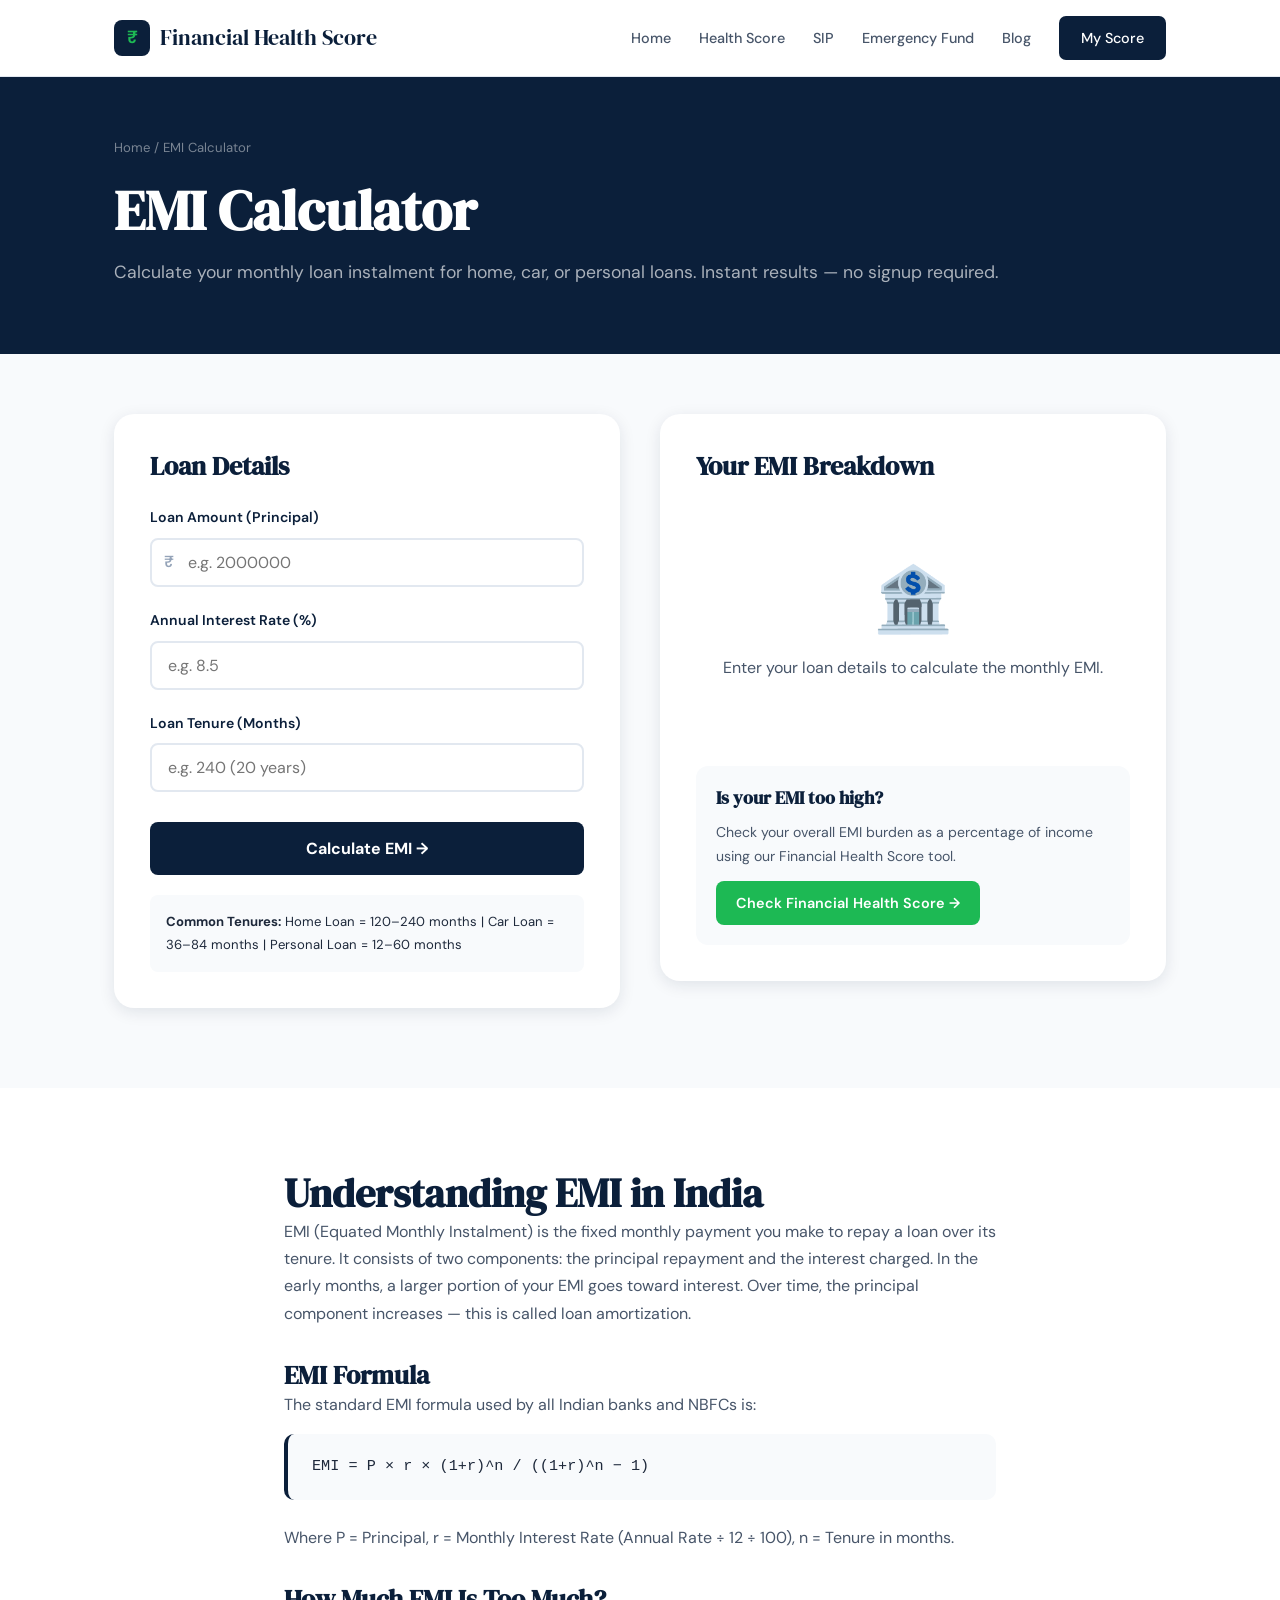
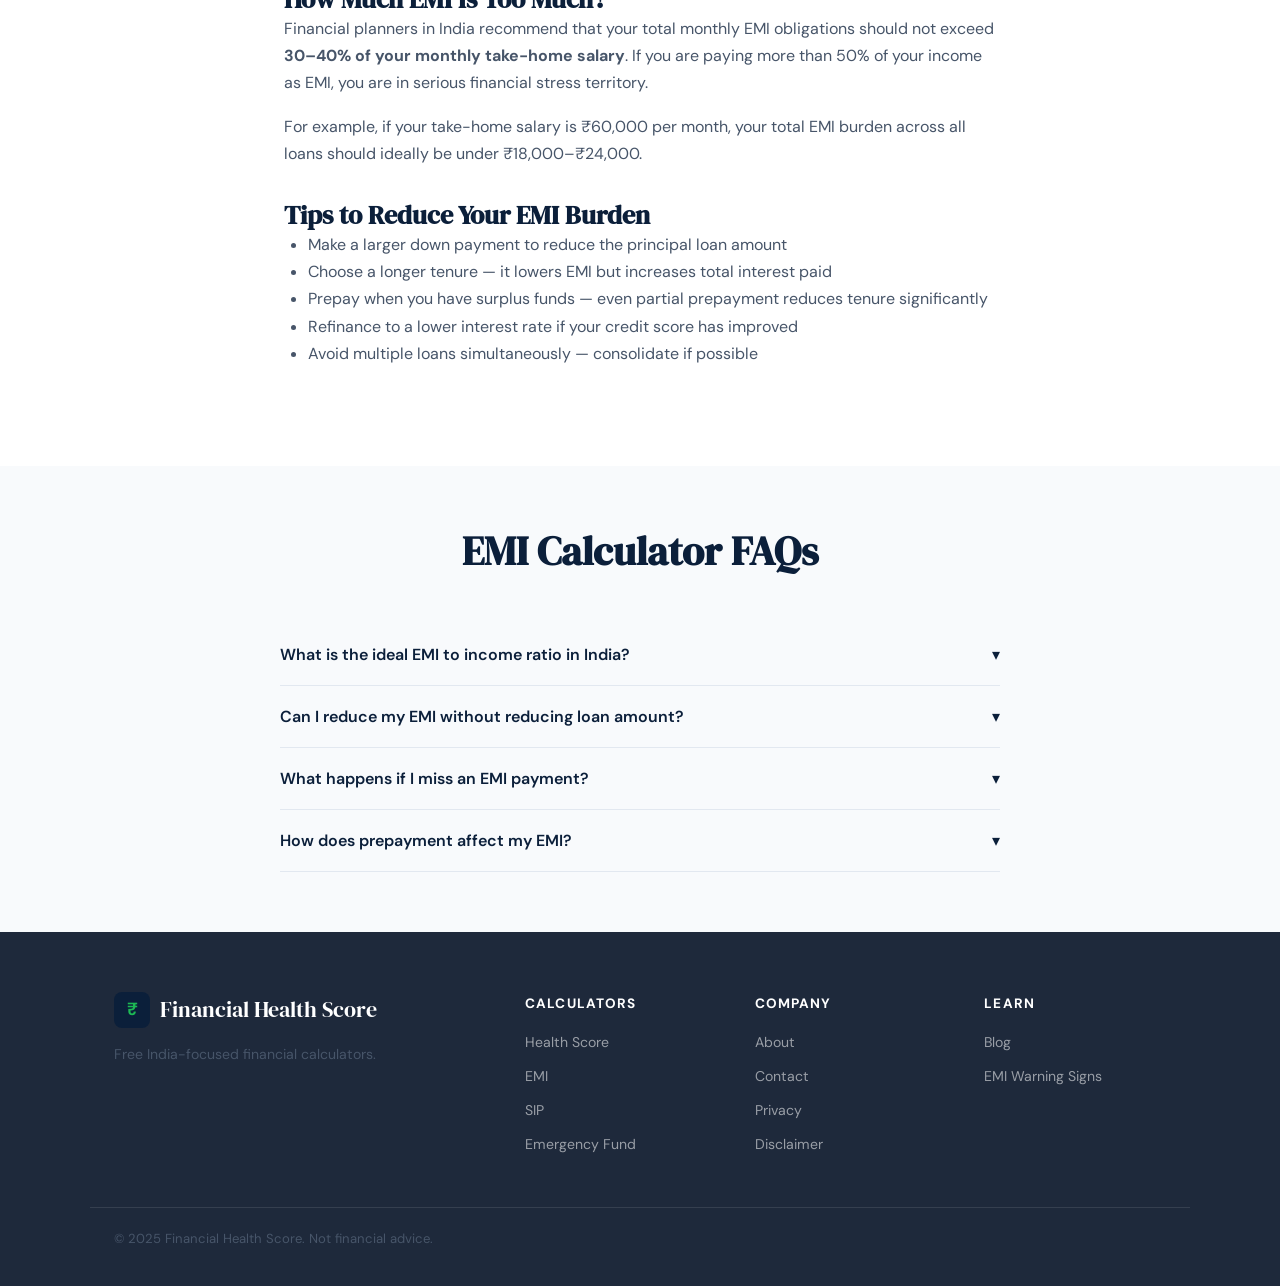
<file: pages/emi-calculator.html>
<!DOCTYPE html>
<html lang="en">
<head>
  <meta charset="UTF-8">
  <meta name="viewport" content="width=device-width, initial-scale=1.0">
  <title>EMI Calculator India — Home Loan, Car Loan, Personal Loan</title>
  <meta name="description" content="Calculate your EMI instantly for home loan, car loan, or personal loan. India-focused EMI calculator with total interest and payment breakdown. Free, no signup.">
  <link rel="canonical" href="https://financialhealthscore.in/pages/emi-calculator.html">
  <link rel="stylesheet" href="../css/style.css">
  <script type="application/ld+json">{"@context":"https://schema.org","@type":"FAQPage","mainEntity":[{"@type":"Question","name":"What is the ideal EMI to income ratio in India?","acceptedAnswer":{"@type":"Answer","text":"Ideally your total EMIs should not exceed 30–40% of your monthly take-home income. Beyond 40%, you enter a high financial stress zone."}},{"@type":"Question","name":"How is EMI calculated?","acceptedAnswer":{"@type":"Answer","text":"EMI = P × r × (1+r)^n / ((1+r)^n - 1), where P is principal, r is monthly interest rate, and n is tenure in months."}}]}</script>
</head>
<body>
<div class="mobile-nav"><button class="mobile-close">✕</button><a href="../index.html">Home</a><a href="calculator.html">Score Calculator</a><a href="emi-calculator.html">EMI Calculator</a><a href="sip-calculator.html">SIP Calculator</a><a href="../blog/index.html">Blog</a></div>
<nav>
  <div class="nav-inner">
    <a href="../index.html" class="nav-logo"><div class="logo-icon"><span>₹</span></div>Financial Health Score</a>
    <div class="nav-links">
      <a href="../index.html">Home</a><a href="calculator.html">Health Score</a><a href="sip-calculator.html">SIP</a><a href="emergency-fund.html">Emergency Fund</a><a href="../blog/index.html">Blog</a>
      <a href="calculator.html" class="nav-cta">My Score</a>
    </div>
    <button class="hamburger"><span></span><span></span><span></span></button>
  </div>
</nav>

<section class="page-hero">
  <div class="container">
    <div class="breadcrumb"><a href="../index.html">Home</a> / EMI Calculator</div>
    <h1>EMI Calculator</h1>
    <p>Calculate your monthly loan instalment for home, car, or personal loans. Instant results — no signup required.</p>
  </div>
</section>

<section class="calc-page">
  <div class="container">
    <div class="calc-wrap">
      <div class="calc-form">
        <h3 style="margin-bottom:24px;">Loan Details</h3>
        <form id="emiForm" novalidate>
          <div class="form-group">
            <label for="emiPrincipal">Loan Amount (Principal)</label>
            <div class="input-prefix"><span>₹</span><input type="number" id="emiPrincipal" placeholder="e.g. 2000000" min="1000" required></div>
          </div>
          <div class="form-group">
            <label for="emiRate">Annual Interest Rate (%)</label>
            <input type="number" id="emiRate" placeholder="e.g. 8.5" min="0.1" max="50" step="0.1" required>
          </div>
          <div class="form-group">
            <label for="emiTenure">Loan Tenure (Months)</label>
            <input type="number" id="emiTenure" placeholder="e.g. 240 (20 years)" min="1" max="360" required>
          </div>
          <button type="submit" class="calc-btn">Calculate EMI →</button>
        </form>
        <div style="margin-top:20px;padding:16px;background:var(--off-white);border-radius:8px;">
          <p style="font-size:0.82rem;color:var(--gray-500);margin:0;"><strong>Common Tenures:</strong> Home Loan = 120–240 months | Car Loan = 36–84 months | Personal Loan = 12–60 months</p>
        </div>
      </div>

      <div class="calc-results">
        <h3 style="margin-bottom:24px;">Your EMI Breakdown</h3>
        <div id="emiResult" class="metrics-list" style="display:none;"></div>
        <div id="emiPlaceholder" class="placeholder-state"><div style="font-size:4rem;">🏦</div><p>Enter your loan details to calculate the monthly EMI.</p></div>

        <div style="margin-top:28px;padding:20px;background:var(--off-white);border-radius:12px;">
          <h4 style="color:var(--navy);margin-bottom:12px;">Is your EMI too high?</h4>
          <p style="font-size:0.88rem;margin-bottom:12px;">Check your overall EMI burden as a percentage of income using our Financial Health Score tool.</p>
          <a href="calculator.html" class="btn btn-primary" style="font-size:0.9rem;padding:10px 20px;">Check Financial Health Score →</a>
        </div>
      </div>
    </div>
  </div>
</section>

<!-- CONTENT -->
<section class="section" style="background:var(--white);">
  <div class="container" style="max-width:760px;">
    <h2>Understanding EMI in India</h2>
    <p>EMI (Equated Monthly Instalment) is the fixed monthly payment you make to repay a loan over its tenure. It consists of two components: the principal repayment and the interest charged. In the early months, a larger portion of your EMI goes toward interest. Over time, the principal component increases — this is called loan amortization.</p>

    <h3 style="margin-top:2rem;">EMI Formula</h3>
    <p>The standard EMI formula used by all Indian banks and NBFCs is:</p>
    <div style="background:var(--off-white);padding:20px 24px;border-radius:10px;font-family:monospace;font-size:0.95rem;margin-bottom:1.5rem;border-left:4px solid var(--navy);">EMI = P × r × (1+r)^n / ((1+r)^n − 1)</div>
    <p>Where P = Principal, r = Monthly Interest Rate (Annual Rate ÷ 12 ÷ 100), n = Tenure in months.</p>

    <h3 style="margin-top:2rem;">How Much EMI Is Too Much?</h3>
    <p>Financial planners in India recommend that your total monthly EMI obligations should not exceed <strong>30–40% of your monthly take-home salary</strong>. If you are paying more than 50% of your income as EMI, you are in serious financial stress territory.</p>
    <p>For example, if your take-home salary is ₹60,000 per month, your total EMI burden across all loans should ideally be under ₹18,000–₹24,000.</p>

    <h3 style="margin-top:2rem;">Tips to Reduce Your EMI Burden</h3>
    <ul style="padding-left:24px;color:var(--gray-600);margin-bottom:1.2rem;">
      <li>Make a larger down payment to reduce the principal loan amount</li>
      <li>Choose a longer tenure — it lowers EMI but increases total interest paid</li>
      <li>Prepay when you have surplus funds — even partial prepayment reduces tenure significantly</li>
      <li>Refinance to a lower interest rate if your credit score has improved</li>
      <li>Avoid multiple loans simultaneously — consolidate if possible</li>
    </ul>
  </div>
</section>

<section class="faq-section" style="background:var(--off-white);">
  <div class="container">
    <div class="section-header"><h2>EMI Calculator FAQs</h2></div>
    <div class="faq-list">
      <div class="faq-item"><button class="faq-q">What is the ideal EMI to income ratio in India? <span class="faq-arrow">▾</span></button><div class="faq-a">Your total EMIs should not exceed 30–40% of your monthly take-home income. Banks in India typically cap eligibility at 40–50% of gross income. Going beyond this significantly reduces your financial flexibility.</div></div>
      <div class="faq-item"><button class="faq-q">Can I reduce my EMI without reducing loan amount? <span class="faq-arrow">▾</span></button><div class="faq-a">Yes. You can either negotiate a lower interest rate (possible if you have a good credit score or switch lenders) or increase the loan tenure. Both options reduce your monthly EMI, though longer tenure means more total interest paid.</div></div>
      <div class="faq-item"><button class="faq-q">What happens if I miss an EMI payment? <span class="faq-arrow">▾</span></button><div class="faq-a">Missing an EMI attracts a penalty fee (typically 1–3% of the overdue amount), negatively impacts your CIBIL credit score, and can lead to loan default proceedings if missed repeatedly. Always maintain a buffer account for EMI payments.</div></div>
      <div class="faq-item"><button class="faq-q">How does prepayment affect my EMI? <span class="faq-arrow">▾</span></button><div class="faq-a">Prepaying a lump sum reduces your outstanding principal. You can either choose to reduce your EMI amount (keeping tenure same) or reduce your tenure (keeping EMI same). Reducing tenure saves more interest in the long run.</div></div>
    </div>
  </div>
</section>

<footer>
  <div class="footer-top">
    <div class="footer-brand"><div class="nav-logo" style="color:white;"><div class="logo-icon"><span>₹</span></div>Financial Health Score</div><p>Free India-focused financial calculators.</p></div>
    <div class="footer-col"><h5>Calculators</h5><a href="calculator.html">Health Score</a><a href="emi-calculator.html">EMI</a><a href="sip-calculator.html">SIP</a><a href="emergency-fund.html">Emergency Fund</a></div>
    <div class="footer-col"><h5>Company</h5><a href="about.html">About</a><a href="contact.html">Contact</a><a href="privacy.html">Privacy</a><a href="disclaimer.html">Disclaimer</a></div>
    <div class="footer-col"><h5>Learn</h5><a href="../blog/index.html">Blog</a><a href="../blog/emi-warning-signs.html">EMI Warning Signs</a></div>
  </div>
  <div class="footer-bottom"><p>© 2025 Financial Health Score. Not financial advice.</p></div>
</footer>

<script src="../js/main.js"></script>
<script>
  document.getElementById('emiForm').addEventListener('submit', function(e) {
    e.preventDefault();
    document.getElementById('emiPlaceholder').style.display = 'none';
    document.getElementById('emiResult').style.display = 'flex';
  });
</script>
</body>
</html>
</file>
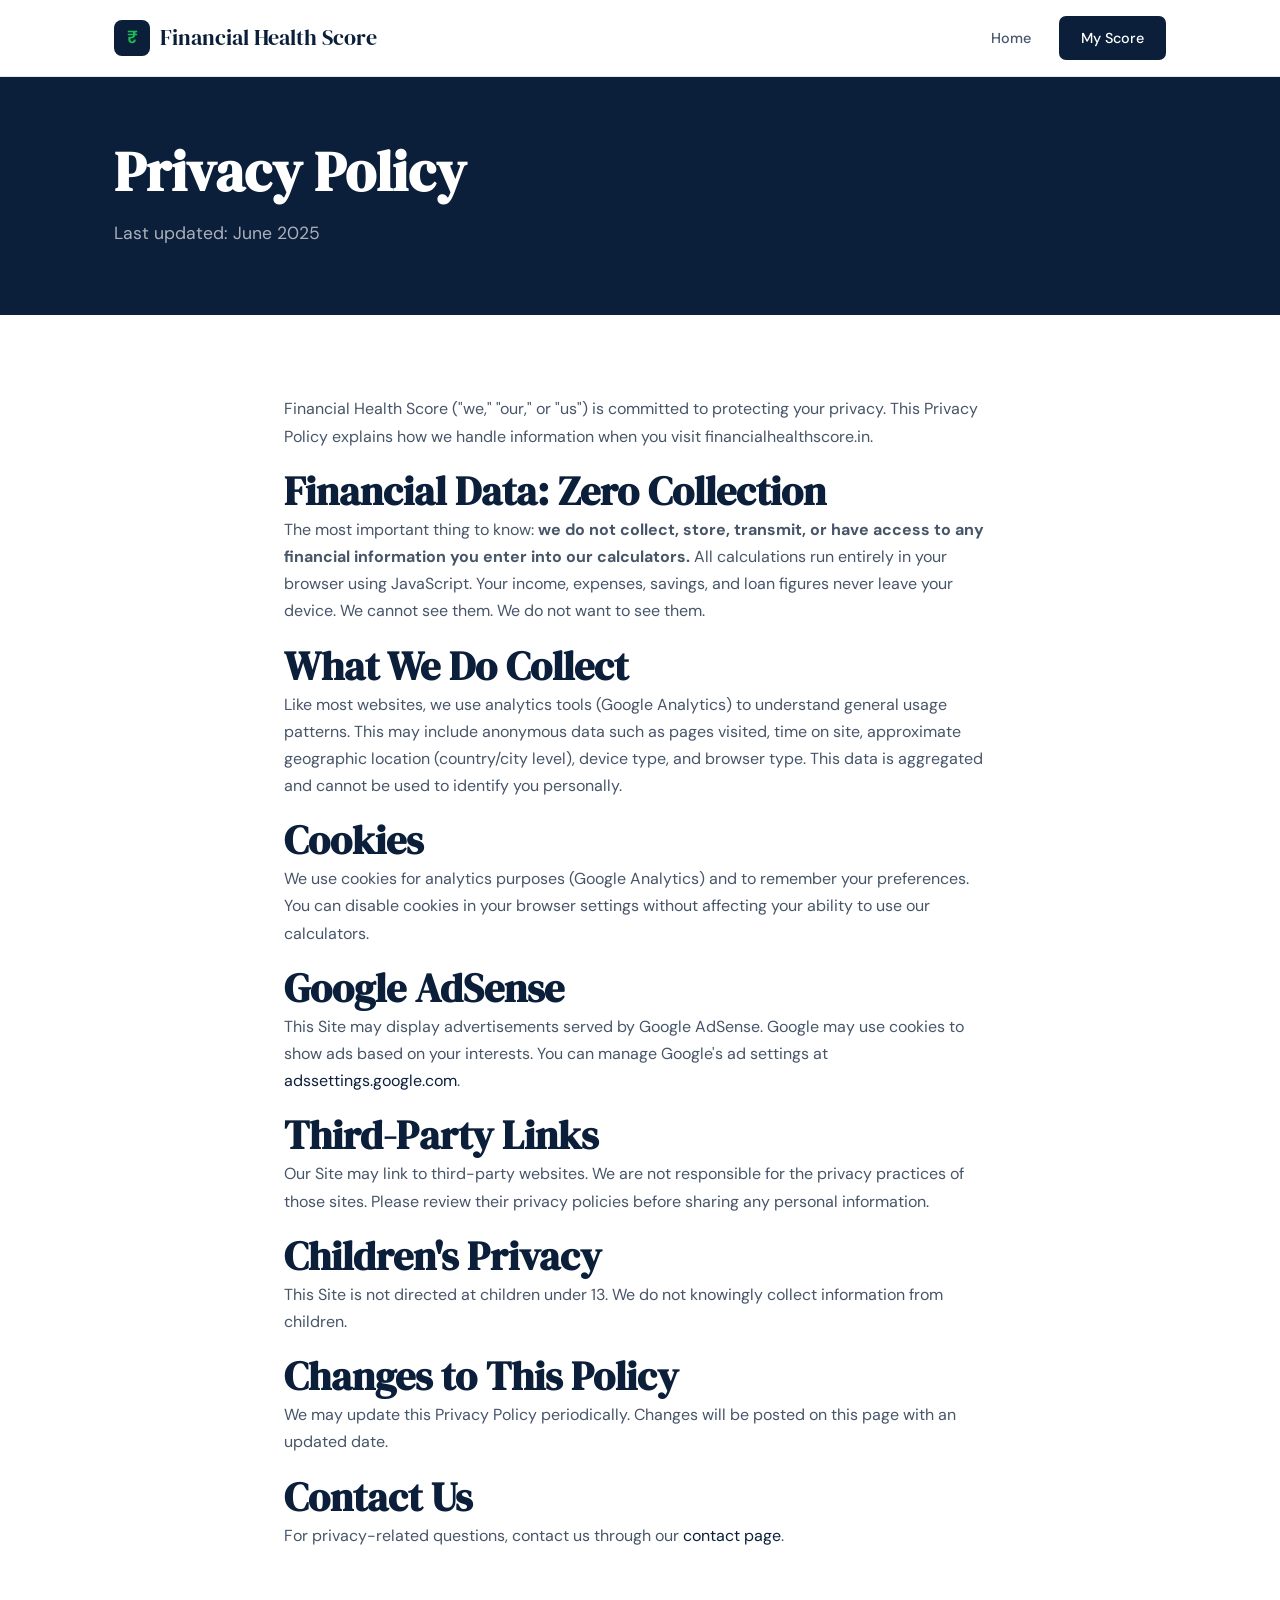
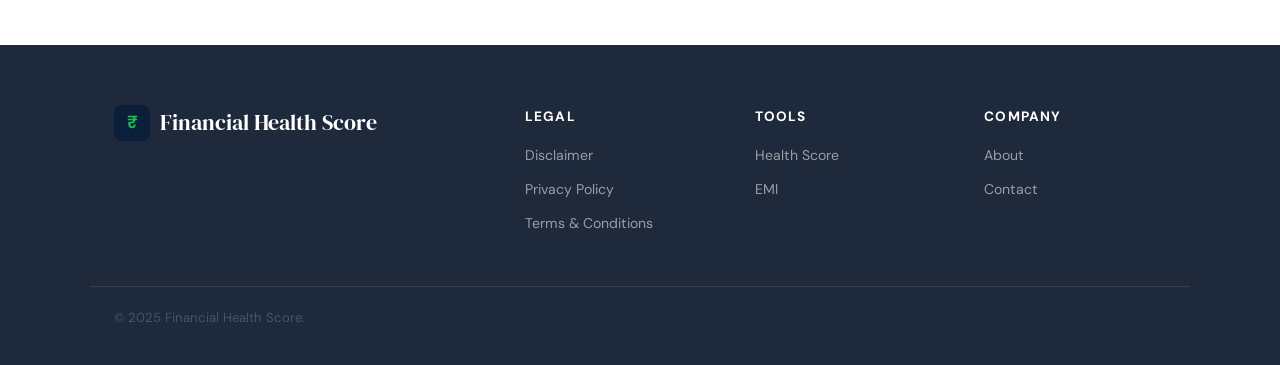
<file: pages/privacy.html>
<!DOCTYPE html>
<html lang="en">
<head>
  <meta charset="UTF-8">
  <meta name="viewport" content="width=device-width, initial-scale=1.0">
  <title>Privacy Policy — Financial Health Score</title>
  <meta name="description" content="Privacy Policy for Financial Health Score. We do not collect, store, or share your financial data. Read our full privacy commitment.">
  <link rel="canonical" href="https://financialhealthscore.in/pages/privacy.html">
  <link rel="stylesheet" href="../css/style.css">
</head>
<body>
<nav>
  <div class="nav-inner">
    <a href="../index.html" class="nav-logo"><div class="logo-icon"><span>₹</span></div>Financial Health Score</a>
    <div class="nav-links"><a href="../index.html">Home</a><a href="calculator.html" class="nav-cta">My Score</a></div>
  </div>
</nav>
<section class="page-hero">
  <div class="container"><h1>Privacy Policy</h1><p>Last updated: June 2025</p></div>
</section>
<section class="section">
  <div class="container" style="max-width:760px;">
    <p>Financial Health Score ("we," "our," or "us") is committed to protecting your privacy. This Privacy Policy explains how we handle information when you visit financialhealthscore.in.</p>
    <h2>Financial Data: Zero Collection</h2>
    <p>The most important thing to know: <strong>we do not collect, store, transmit, or have access to any financial information you enter into our calculators.</strong> All calculations run entirely in your browser using JavaScript. Your income, expenses, savings, and loan figures never leave your device. We cannot see them. We do not want to see them.</p>
    <h2>What We Do Collect</h2>
    <p>Like most websites, we use analytics tools (Google Analytics) to understand general usage patterns. This may include anonymous data such as pages visited, time on site, approximate geographic location (country/city level), device type, and browser type. This data is aggregated and cannot be used to identify you personally.</p>
    <h2>Cookies</h2>
    <p>We use cookies for analytics purposes (Google Analytics) and to remember your preferences. You can disable cookies in your browser settings without affecting your ability to use our calculators.</p>
    <h2>Google AdSense</h2>
    <p>This Site may display advertisements served by Google AdSense. Google may use cookies to show ads based on your interests. You can manage Google's ad settings at <a href="https://adssettings.google.com" target="_blank" rel="noopener">adssettings.google.com</a>.</p>
    <h2>Third-Party Links</h2>
    <p>Our Site may link to third-party websites. We are not responsible for the privacy practices of those sites. Please review their privacy policies before sharing any personal information.</p>
    <h2>Children's Privacy</h2>
    <p>This Site is not directed at children under 13. We do not knowingly collect information from children.</p>
    <h2>Changes to This Policy</h2>
    <p>We may update this Privacy Policy periodically. Changes will be posted on this page with an updated date.</p>
    <h2>Contact Us</h2>
    <p>For privacy-related questions, contact us through our <a href="contact.html">contact page</a>.</p>
  </div>
</section>
<footer>
  <div class="footer-top">
    <div class="footer-brand"><div class="nav-logo" style="color:white;"><div class="logo-icon"><span>₹</span></div>Financial Health Score</div></div>
    <div class="footer-col"><h5>Legal</h5><a href="disclaimer.html">Disclaimer</a><a href="privacy.html">Privacy Policy</a><a href="terms.html">Terms & Conditions</a></div>
    <div class="footer-col"><h5>Tools</h5><a href="calculator.html">Health Score</a><a href="emi-calculator.html">EMI</a></div>
    <div class="footer-col"><h5>Company</h5><a href="about.html">About</a><a href="contact.html">Contact</a></div>
  </div>
  <div class="footer-bottom"><p>© 2025 Financial Health Score.</p></div>
</footer>
<script src="../js/main.js"></script>
</body>
</html>
</file>
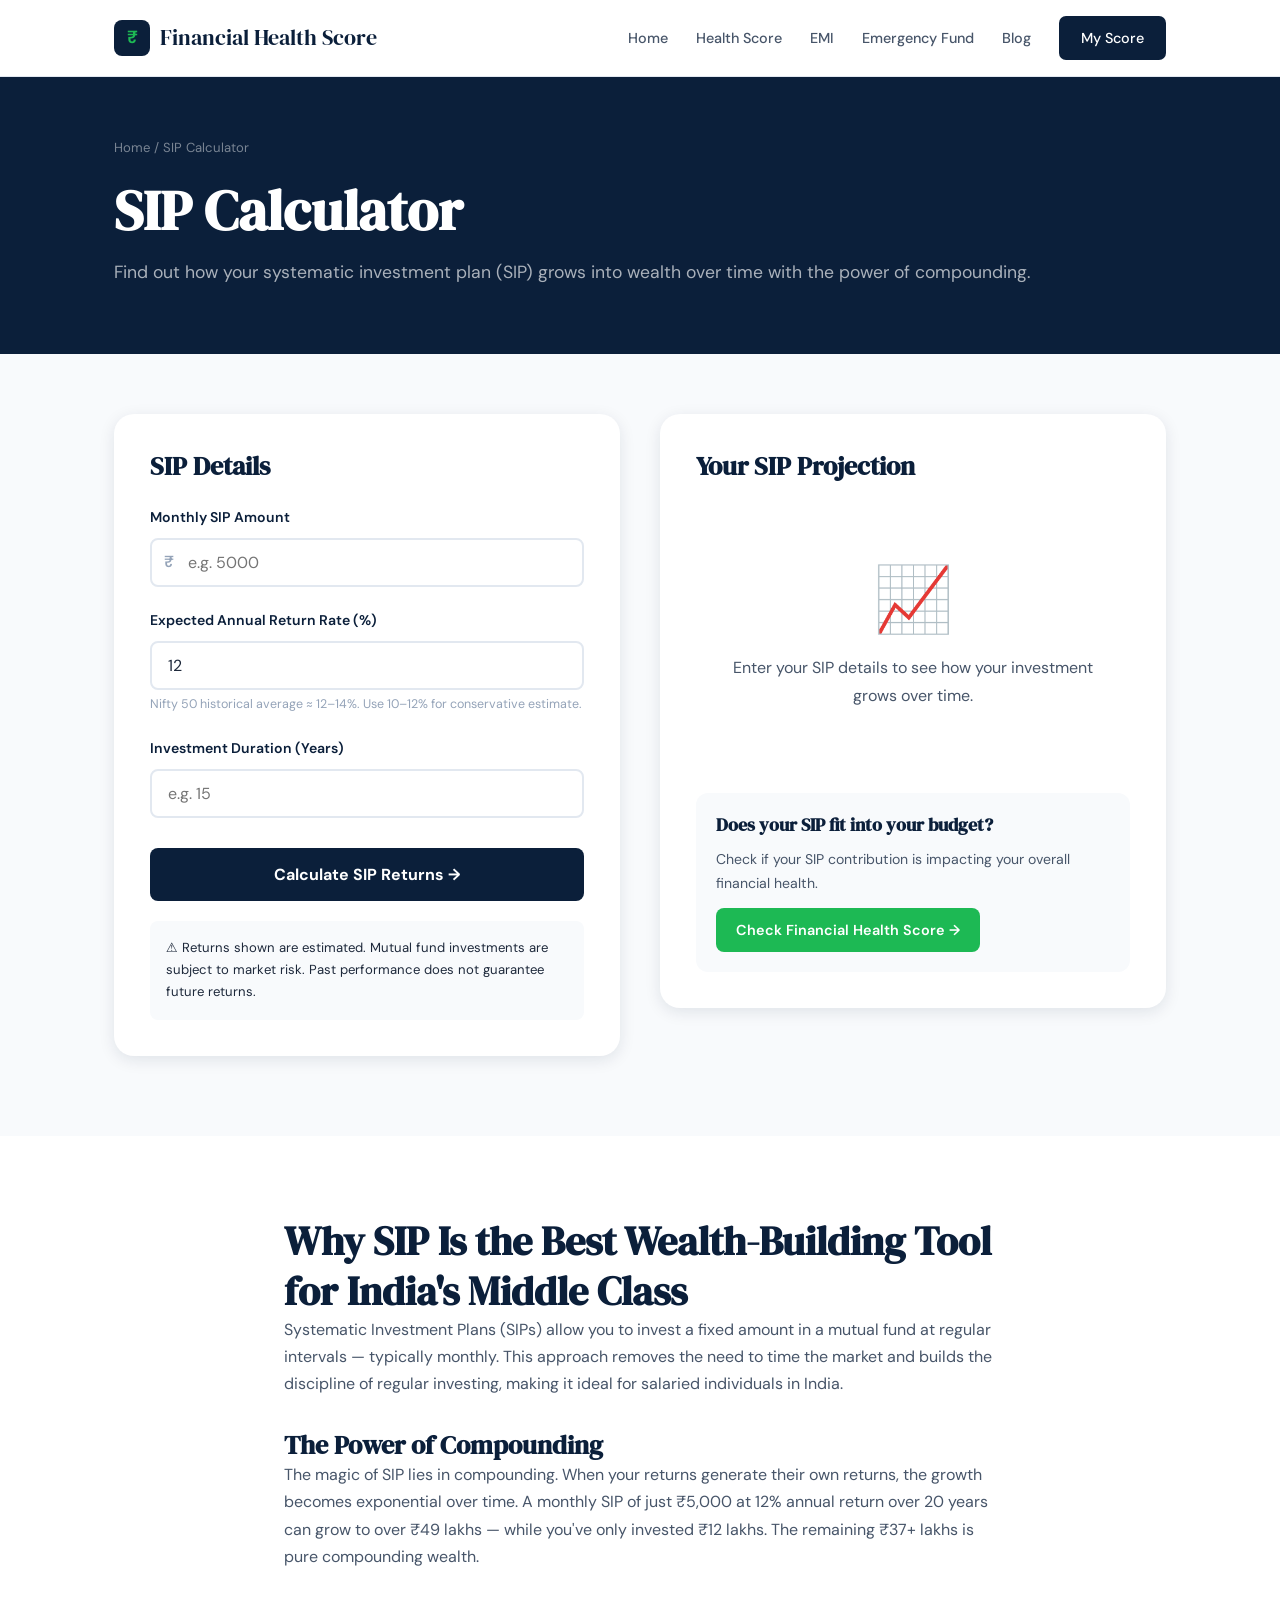
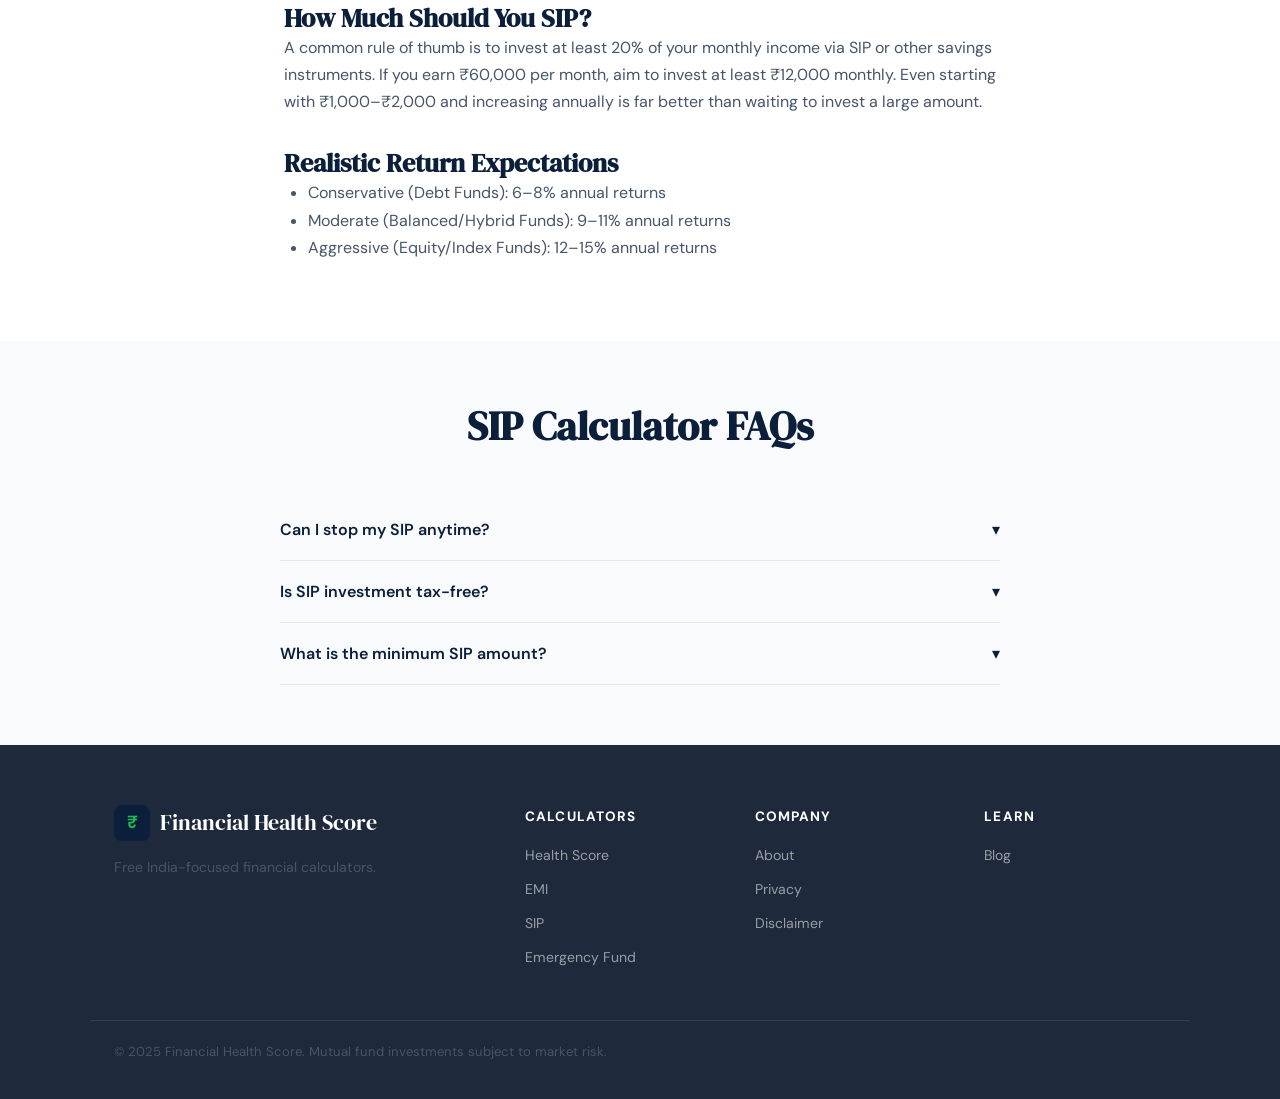
<file: pages/sip-calculator.html>
<!DOCTYPE html>
<html lang="en">
<head>
  <meta charset="UTF-8">
  <meta name="viewport" content="width=device-width, initial-scale=1.0">
  <title>SIP Calculator India — Mutual Fund Return Calculator Free</title>
  <meta name="description" content="Calculate SIP returns for mutual fund investments. See how your monthly SIP grows over 5, 10, or 20 years. Free India SIP calculator with realistic return estimates.">
  <link rel="canonical" href="https://financialhealthscore.in/pages/sip-calculator.html">
  <link rel="stylesheet" href="../css/style.css">
</head>
<body>
<div class="mobile-nav"><button class="mobile-close">✕</button><a href="../index.html">Home</a><a href="calculator.html">Score Calculator</a><a href="emi-calculator.html">EMI</a><a href="sip-calculator.html">SIP</a><a href="../blog/index.html">Blog</a></div>
<nav>
  <div class="nav-inner">
    <a href="../index.html" class="nav-logo"><div class="logo-icon"><span>₹</span></div>Financial Health Score</a>
    <div class="nav-links"><a href="../index.html">Home</a><a href="calculator.html">Health Score</a><a href="emi-calculator.html">EMI</a><a href="emergency-fund.html">Emergency Fund</a><a href="../blog/index.html">Blog</a><a href="calculator.html" class="nav-cta">My Score</a></div>
    <button class="hamburger"><span></span><span></span><span></span></button>
  </div>
</nav>

<section class="page-hero">
  <div class="container">
    <div class="breadcrumb"><a href="../index.html">Home</a> / SIP Calculator</div>
    <h1>SIP Calculator</h1>
    <p>Find out how your systematic investment plan (SIP) grows into wealth over time with the power of compounding.</p>
  </div>
</section>

<section class="calc-page">
  <div class="container">
    <div class="calc-wrap">
      <div class="calc-form">
        <h3 style="margin-bottom:24px;">SIP Details</h3>
        <form id="sipForm" novalidate>
          <div class="form-group">
            <label for="sipMonthly">Monthly SIP Amount</label>
            <div class="input-prefix"><span>₹</span><input type="number" id="sipMonthly" placeholder="e.g. 5000" min="500" required></div>
          </div>
          <div class="form-group">
            <label for="sipRate">Expected Annual Return Rate (%)</label>
            <input type="number" id="sipRate" placeholder="e.g. 12" min="1" max="30" step="0.5" value="12" required>
            <div style="font-size:0.78rem;color:var(--gray-400);margin-top:4px;">Nifty 50 historical average ≈ 12–14%. Use 10–12% for conservative estimate.</div>
          </div>
          <div class="form-group">
            <label for="sipYears">Investment Duration (Years)</label>
            <input type="number" id="sipYears" placeholder="e.g. 15" min="1" max="40" required>
          </div>
          <button type="submit" class="calc-btn">Calculate SIP Returns →</button>
        </form>
        <div style="margin-top:20px;padding:16px;background:var(--off-white);border-radius:8px;">
          <p style="font-size:0.82rem;color:var(--gray-500);margin:0;">⚠️ Returns shown are estimated. Mutual fund investments are subject to market risk. Past performance does not guarantee future returns.</p>
        </div>
      </div>
      <div class="calc-results">
        <h3 style="margin-bottom:24px;">Your SIP Projection</h3>
        <div id="sipResult" class="metrics-list" style="display:none;"></div>
        <div id="sipPlaceholder" class="placeholder-state"><div style="font-size:4rem;">📈</div><p>Enter your SIP details to see how your investment grows over time.</p></div>
        <div style="margin-top:28px;padding:20px;background:var(--off-white);border-radius:12px;">
          <h4 style="color:var(--navy);margin-bottom:12px;">Does your SIP fit into your budget?</h4>
          <p style="font-size:0.88rem;margin-bottom:12px;">Check if your SIP contribution is impacting your overall financial health.</p>
          <a href="calculator.html" class="btn btn-primary" style="font-size:0.9rem;padding:10px 20px;">Check Financial Health Score →</a>
        </div>
      </div>
    </div>
  </div>
</section>

<section class="section" style="background:var(--white);">
  <div class="container" style="max-width:760px;">
    <h2>Why SIP Is the Best Wealth-Building Tool for India's Middle Class</h2>
    <p>Systematic Investment Plans (SIPs) allow you to invest a fixed amount in a mutual fund at regular intervals — typically monthly. This approach removes the need to time the market and builds the discipline of regular investing, making it ideal for salaried individuals in India.</p>
    <h3 style="margin-top:2rem;">The Power of Compounding</h3>
    <p>The magic of SIP lies in compounding. When your returns generate their own returns, the growth becomes exponential over time. A monthly SIP of just ₹5,000 at 12% annual return over 20 years can grow to over ₹49 lakhs — while you've only invested ₹12 lakhs. The remaining ₹37+ lakhs is pure compounding wealth.</p>
    <h3 style="margin-top:2rem;">How Much Should You SIP?</h3>
    <p>A common rule of thumb is to invest at least 20% of your monthly income via SIP or other savings instruments. If you earn ₹60,000 per month, aim to invest at least ₹12,000 monthly. Even starting with ₹1,000–₹2,000 and increasing annually is far better than waiting to invest a large amount.</p>
    <h3 style="margin-top:2rem;">Realistic Return Expectations</h3>
    <ul style="padding-left:24px;color:var(--gray-600);">
      <li>Conservative (Debt Funds): 6–8% annual returns</li>
      <li>Moderate (Balanced/Hybrid Funds): 9–11% annual returns</li>
      <li>Aggressive (Equity/Index Funds): 12–15% annual returns</li>
    </ul>
  </div>
</section>

<section class="faq-section" style="background:var(--off-white);">
  <div class="container">
    <div class="section-header"><h2>SIP Calculator FAQs</h2></div>
    <div class="faq-list">
      <div class="faq-item"><button class="faq-q">Can I stop my SIP anytime? <span class="faq-arrow">▾</span></button><div class="faq-a">Yes, most SIPs can be paused or stopped anytime without penalty. However, stopping early significantly reduces your wealth creation potential. It's better to reduce the SIP amount rather than stop entirely during financial difficulty.</div></div>
      <div class="faq-item"><button class="faq-q">Is SIP investment tax-free? <span class="faq-arrow">▾</span></button><div class="faq-a">ELSS (Equity Linked Savings Scheme) SIPs qualify for tax deduction under Section 80C up to ₹1.5 lakhs per year. Long-term capital gains (LTCG) on equity mutual fund SIPs above ₹1 lakh are taxed at 10%. Debt fund gains are taxed as per your income tax slab.</div></div>
      <div class="faq-item"><button class="faq-q">What is the minimum SIP amount? <span class="faq-arrow">▾</span></button><div class="faq-a">Most mutual funds in India allow SIPs starting from ₹500 per month. Some funds allow even ₹100 per month. The key is to start early and increase the amount as your income grows.</div></div>
    </div>
  </div>
</section>

<footer>
  <div class="footer-top">
    <div class="footer-brand"><div class="nav-logo" style="color:white;"><div class="logo-icon"><span>₹</span></div>Financial Health Score</div><p>Free India-focused financial calculators.</p></div>
    <div class="footer-col"><h5>Calculators</h5><a href="calculator.html">Health Score</a><a href="emi-calculator.html">EMI</a><a href="sip-calculator.html">SIP</a><a href="emergency-fund.html">Emergency Fund</a></div>
    <div class="footer-col"><h5>Company</h5><a href="about.html">About</a><a href="privacy.html">Privacy</a><a href="disclaimer.html">Disclaimer</a></div>
    <div class="footer-col"><h5>Learn</h5><a href="../blog/index.html">Blog</a></div>
  </div>
  <div class="footer-bottom"><p>© 2025 Financial Health Score. Mutual fund investments subject to market risk.</p></div>
</footer>
<script src="../js/main.js"></script>
<script>
  document.getElementById('sipForm').addEventListener('submit', function(e) {
    e.preventDefault();
    document.getElementById('sipPlaceholder').style.display = 'none';
    document.getElementById('sipResult').style.display = 'flex';
  });
</script>
</body>
</html>
</file>
<file: css/style.css>
/* ========================================
   FINANCIAL HEALTH SCORE — GLOBAL STYLES
   ======================================== */

@import url('https://fonts.googleapis.com/css2?family=DM+Serif+Display:ital@0;1&family=DM+Sans:wght@300;400;500;600;700&display=swap');

:root {
  --navy: #0B1F3A;
  --navy-mid: #1A3457;
  --navy-light: #234876;
  --green: #1DB954;
  --green-dark: #17A34A;
  --green-light: #E8F8EE;
  --amber: #F59E0B;
  --red: #EF4444;
  --white: #FFFFFF;
  --off-white: #F8FAFC;
  --gray-100: #F1F5F9;
  --gray-200: #E2E8F0;
  --gray-400: #94A3B8;
  --gray-600: #475569;
  --gray-800: #1E293B;
  --font-display: 'DM Serif Display', Georgia, serif;
  --font-body: 'DM Sans', system-ui, sans-serif;
  --shadow-sm: 0 1px 3px rgba(0,0,0,0.08);
  --shadow-md: 0 4px 16px rgba(11,31,58,0.10);
  --shadow-lg: 0 12px 40px rgba(11,31,58,0.14);
  --radius: 12px;
  --radius-lg: 20px;
}

*, *::before, *::after { box-sizing: border-box; margin: 0; padding: 0; }

html { scroll-behavior: smooth; font-size: 16px; }

body {
  font-family: var(--font-body);
  color: var(--gray-800);
  background: var(--white);
  line-height: 1.7;
  -webkit-font-smoothing: antialiased;
}

/* TYPOGRAPHY */
h1, h2, h3, h4 { font-family: var(--font-display); line-height: 1.25; color: var(--navy); }
h1 { font-size: clamp(2rem, 5vw, 3.5rem); }
h2 { font-size: clamp(1.6rem, 3.5vw, 2.5rem); }
h3 { font-size: clamp(1.2rem, 2.5vw, 1.6rem); }
h4 { font-size: 1.15rem; }

p { color: var(--gray-600); margin-bottom: 1rem; }
a { color: var(--navy); text-decoration: none; transition: color 0.2s; }
a:hover { color: var(--green-dark); }

.container { max-width: 1100px; margin: 0 auto; padding: 0 24px; }
.section { padding: 80px 0; }
.section-sm { padding: 48px 0; }

/* BUTTONS */
.btn {
  display: inline-flex; align-items: center; gap: 8px;
  padding: 14px 30px; border-radius: 8px; font-family: var(--font-body);
  font-size: 1rem; font-weight: 600; cursor: pointer; border: none;
  transition: all 0.2s ease; text-decoration: none;
}
.btn-primary {
  background: var(--green); color: var(--white);
}
.btn-primary:hover { background: var(--green-dark); color: var(--white); transform: translateY(-2px); box-shadow: 0 8px 20px rgba(29,185,84,0.35); }
.btn-outline {
  background: transparent; color: var(--navy); border: 2px solid var(--navy);
}
.btn-outline:hover { background: var(--navy); color: var(--white); }
.btn-lg { padding: 18px 40px; font-size: 1.1rem; }

/* NAV */
nav {
  position: sticky; top: 0; z-index: 100;
  background: rgba(255,255,255,0.97); backdrop-filter: blur(8px);
  border-bottom: 1px solid var(--gray-200);
}
.nav-inner {
  display: flex; align-items: center; justify-content: space-between;
  padding: 16px 24px; max-width: 1100px; margin: 0 auto;
}
.nav-logo {
  font-family: var(--font-display); font-size: 1.35rem; color: var(--navy);
  display: flex; align-items: center; gap: 10px;
}
.nav-logo .logo-icon {
  width: 36px; height: 36px; background: var(--navy); border-radius: 8px;
  display: flex; align-items: center; justify-content: center;
}
.nav-logo .logo-icon span { color: var(--green); font-size: 1.1rem; font-family: var(--font-body); font-weight: 700; }
.nav-links { display: flex; align-items: center; gap: 28px; }
.nav-links a { font-size: 0.9rem; font-weight: 500; color: var(--gray-600); }
.nav-links a:hover { color: var(--navy); }
.nav-links .nav-cta {
  background: var(--navy); color: var(--white) !important;
  padding: 10px 22px; border-radius: 7px;
}
.nav-links .nav-cta:hover { background: var(--green); }
.hamburger { display: none; flex-direction: column; gap: 5px; cursor: pointer; background: none; border: none; }
.hamburger span { width: 24px; height: 2px; background: var(--navy); border-radius: 2px; transition: 0.3s; }

/* HERO */
.hero {
  background: linear-gradient(145deg, var(--navy) 0%, var(--navy-mid) 60%, #0F3460 100%);
  padding: 100px 0 90px; position: relative; overflow: hidden;
}
.hero::before {
  content: ''; position: absolute; inset: 0;
  background: radial-gradient(ellipse 80% 60% at 70% 50%, rgba(29,185,84,0.12) 0%, transparent 70%);
}
.hero-grid {
  display: grid; grid-template-columns: 1fr 420px; gap: 60px; align-items: center;
  max-width: 1100px; margin: 0 auto; padding: 0 24px; position: relative; z-index: 1;
}
.hero-badge {
  display: inline-flex; align-items: center; gap: 8px;
  background: rgba(29,185,84,0.15); border: 1px solid rgba(29,185,84,0.3);
  color: #6EE7A0; font-size: 0.8rem; font-weight: 600; letter-spacing: 0.05em;
  padding: 6px 14px; border-radius: 100px; margin-bottom: 24px; text-transform: uppercase;
}
.hero h1 { color: var(--white); margin-bottom: 20px; }
.hero h1 em { color: var(--green); font-style: normal; }
.hero-sub { color: rgba(255,255,255,0.72); font-size: 1.15rem; margin-bottom: 36px; }
.trust-badges {
  display: flex; flex-wrap: wrap; gap: 16px; margin-top: 28px;
}
.trust-badge {
  display: flex; align-items: center; gap: 6px;
  color: rgba(255,255,255,0.6); font-size: 0.82rem;
}
.trust-badge svg { color: var(--green); flex-shrink: 0; }

/* SCORE CARD (hero visual) */
.hero-card {
  background: rgba(255,255,255,0.06); border: 1px solid rgba(255,255,255,0.12);
  border-radius: var(--radius-lg); padding: 32px; backdrop-filter: blur(12px);
}
.score-ring-wrap { display: flex; justify-content: center; margin-bottom: 24px; }
.score-ring { position: relative; width: 160px; height: 160px; }
.score-ring svg { transform: rotate(-90deg); }
.score-ring-bg { fill: none; stroke: rgba(255,255,255,0.1); stroke-width: 12; }
.score-ring-fill { fill: none; stroke: var(--green); stroke-width: 12; stroke-linecap: round; stroke-dasharray: 440; stroke-dashoffset: 110; transition: stroke-dashoffset 1.5s ease; }
.score-center {
  position: absolute; inset: 0; display: flex; flex-direction: column;
  align-items: center; justify-content: center;
}
.score-number { font-family: var(--font-display); font-size: 2.8rem; color: var(--white); line-height: 1; }
.score-label { font-size: 0.75rem; color: var(--green); font-weight: 600; text-transform: uppercase; letter-spacing: 0.08em; }
.hero-metrics { display: grid; grid-template-columns: 1fr 1fr; gap: 12px; }
.metric-box {
  background: rgba(255,255,255,0.06); border: 1px solid rgba(255,255,255,0.08);
  border-radius: 10px; padding: 14px; text-align: center;
}
.metric-box .val { font-family: var(--font-display); font-size: 1.4rem; color: var(--white); }
.metric-box .lbl { font-size: 0.72rem; color: rgba(255,255,255,0.5); text-transform: uppercase; letter-spacing: 0.05em; margin-top: 2px; }
.risk-pill {
  display: inline-block; padding: 4px 12px; border-radius: 100px;
  font-size: 0.75rem; font-weight: 700; text-transform: uppercase; letter-spacing: 0.05em;
}
.risk-low { background: rgba(29,185,84,0.2); color: var(--green); }
.risk-moderate { background: rgba(245,158,11,0.2); color: var(--amber); }
.risk-high { background: rgba(239,68,68,0.2); color: var(--red); }

/* HOW IT WORKS */
.how-section { background: var(--off-white); }
.steps { display: grid; grid-template-columns: repeat(3, 1fr); gap: 32px; margin-top: 48px; }
.step { text-align: center; padding: 32px 24px; }
.step-num {
  width: 56px; height: 56px; border-radius: 50%; background: var(--navy);
  color: var(--white); font-family: var(--font-display); font-size: 1.5rem;
  display: flex; align-items: center; justify-content: center; margin: 0 auto 20px;
}
.step h4 { color: var(--navy); margin-bottom: 10px; }

/* FEATURES */
.features-grid { display: grid; grid-template-columns: repeat(3, 1fr); gap: 24px; margin-top: 48px; }
.feature-card {
  border: 1px solid var(--gray-200); border-radius: var(--radius); padding: 28px 24px;
  transition: all 0.25s; position: relative; overflow: hidden; background: var(--white);
}
.feature-card::before {
  content: ''; position: absolute; top: 0; left: 0; right: 0; height: 3px;
  background: var(--green); transform: scaleX(0); transition: transform 0.3s;
}
.feature-card:hover { box-shadow: var(--shadow-lg); transform: translateY(-4px); }
.feature-card:hover::before { transform: scaleX(1); }
.feature-icon {
  width: 48px; height: 48px; border-radius: 10px; background: var(--green-light);
  display: flex; align-items: center; justify-content: center; margin-bottom: 18px;
  font-size: 1.4rem;
}
.feature-card h4 { color: var(--navy); margin-bottom: 8px; }
.feature-card a { color: var(--green-dark); font-size: 0.88rem; font-weight: 600; }

/* WHY IT MATTERS */
.why-section { background: var(--navy); }
.why-section h2 { color: var(--white); }
.why-section p { color: rgba(255,255,255,0.65); }
.why-grid { display: grid; grid-template-columns: repeat(2, 1fr); gap: 32px; margin-top: 48px; }
.why-card {
  background: rgba(255,255,255,0.06); border: 1px solid rgba(255,255,255,0.1);
  border-radius: var(--radius); padding: 28px;
}
.why-card h4 { color: var(--white); margin-bottom: 10px; }
.why-stat { font-family: var(--font-display); font-size: 2rem; color: var(--green); margin-bottom: 8px; }

/* BLOG SECTION */
.blog-grid { display: grid; grid-template-columns: repeat(3, 1fr); gap: 28px; margin-top: 48px; }
.blog-card {
  border: 1px solid var(--gray-200); border-radius: var(--radius); overflow: hidden;
  transition: box-shadow 0.25s, transform 0.25s; background: var(--white);
}
.blog-card:hover { box-shadow: var(--shadow-lg); transform: translateY(-3px); }
.blog-thumb { height: 180px; background: linear-gradient(135deg, var(--navy) 0%, var(--navy-light) 100%); display: flex; align-items: center; justify-content: center; font-size: 3rem; }
.blog-body { padding: 22px; }
.blog-tag { font-size: 0.75rem; font-weight: 700; color: var(--green-dark); text-transform: uppercase; letter-spacing: 0.07em; margin-bottom: 8px; display: block; }
.blog-card h4 { color: var(--navy); margin-bottom: 10px; font-size: 1.05rem; line-height: 1.4; }
.blog-card p { font-size: 0.88rem; margin: 0; }
.blog-meta { font-size: 0.78rem; color: var(--gray-400); margin-top: 14px; }

/* FOOTER */
footer { background: var(--gray-800); color: rgba(255,255,255,0.6); }
.footer-top { padding: 60px 24px 40px; max-width: 1100px; margin: 0 auto; display: grid; grid-template-columns: 2fr 1fr 1fr 1fr; gap: 48px; }
.footer-brand p { font-size: 0.88rem; margin-top: 14px; line-height: 1.7; }
.footer-col h5 { color: var(--white); font-family: var(--font-body); font-size: 0.85rem; font-weight: 700; text-transform: uppercase; letter-spacing: 0.08em; margin-bottom: 16px; }
.footer-col a { display: block; font-size: 0.88rem; color: rgba(255,255,255,0.55); margin-bottom: 10px; transition: color 0.2s; }
.footer-col a:hover { color: var(--green); }
.footer-bottom { border-top: 1px solid rgba(255,255,255,0.1); padding: 20px 24px; max-width: 1100px; margin: 0 auto; display: flex; align-items: center; justify-content: space-between; font-size: 0.82rem; }
.footer-socials { display: flex; gap: 14px; }
.footer-socials a { color: rgba(255,255,255,0.45); font-size: 1rem; }
.footer-socials a:hover { color: var(--green); }

/* SECTION HEADER */
.section-header { text-align: center; max-width: 620px; margin: 0 auto 48px; }
.section-header h2 { margin-bottom: 16px; }
.section-tag {
  display: inline-block; font-size: 0.75rem; font-weight: 700; text-transform: uppercase;
  letter-spacing: 0.1em; color: var(--green-dark); margin-bottom: 12px;
}

/* CALCULATOR PAGE */
.calc-page { padding: 60px 0 80px; background: var(--off-white); }
.calc-wrap { display: grid; grid-template-columns: 1fr 1fr; gap: 40px; align-items: start; }
.calc-form { background: var(--white); border-radius: var(--radius-lg); padding: 36px; box-shadow: var(--shadow-md); }
.calc-results { background: var(--white); border-radius: var(--radius-lg); padding: 36px; box-shadow: var(--shadow-md); }
.form-group { margin-bottom: 22px; }
.form-group label { display: block; font-size: 0.88rem; font-weight: 600; color: var(--navy); margin-bottom: 8px; }
.form-group input, .form-group select {
  width: 100%; padding: 12px 16px; border: 2px solid var(--gray-200); border-radius: 8px;
  font-family: var(--font-body); font-size: 1rem; color: var(--gray-800);
  transition: border-color 0.2s; outline: none; background: var(--white);
}
.form-group input:focus, .form-group select:focus { border-color: var(--navy); }
.form-group input.error { border-color: var(--red); }
.error-msg { font-size: 0.78rem; color: var(--red); margin-top: 4px; }
.input-prefix { position: relative; }
.input-prefix span { position: absolute; left: 14px; top: 50%; transform: translateY(-50%); color: var(--gray-400); font-weight: 600; pointer-events: none; }
.input-prefix input { padding-left: 36px; }
.calc-btn { width: 100%; padding: 16px; font-size: 1rem; font-weight: 700; background: var(--navy); color: var(--white); border: none; border-radius: 8px; cursor: pointer; transition: background 0.2s; margin-top: 8px; font-family: var(--font-body); }
.calc-btn:hover { background: var(--green); }

/* RESULTS */
.result-score-wrap { text-align: center; margin-bottom: 32px; }
.result-ring { position: relative; width: 180px; height: 180px; margin: 0 auto 16px; }
.result-ring svg { transform: rotate(-90deg); }
.result-score-num { font-family: var(--font-display); font-size: 3.5rem; line-height: 1; }
.result-risk-label { font-size: 0.85rem; font-weight: 600; text-transform: uppercase; letter-spacing: 0.06em; margin-top: 6px; }
.metrics-list { display: flex; flex-direction: column; gap: 14px; }
.metric-row { display: flex; align-items: center; justify-content: space-between; padding: 14px 16px; background: var(--off-white); border-radius: 8px; }
.metric-row .metric-name { font-size: 0.88rem; font-weight: 500; color: var(--gray-600); }
.metric-row .metric-val { font-weight: 700; color: var(--navy); font-size: 0.95rem; }
.suggestions { margin-top: 28px; }
.suggestions h4 { color: var(--navy); margin-bottom: 14px; }
.suggestion-item { display: flex; gap: 10px; padding: 12px 0; border-bottom: 1px solid var(--gray-100); font-size: 0.88rem; color: var(--gray-600); align-items: flex-start; }
.suggestion-item:last-child { border: none; }
.suggestion-icon { color: var(--green); flex-shrink: 0; margin-top: 2px; }
.placeholder-state { text-align: center; padding: 40px 20px; color: var(--gray-400); }
.placeholder-state svg { font-size: 3rem; margin-bottom: 16px; opacity: 0.4; }

/* FAQ */
.faq-section { padding: 60px 0; }
.faq-list { max-width: 720px; margin: 40px auto 0; }
.faq-item { border-bottom: 1px solid var(--gray-200); }
.faq-q {
  width: 100%; text-align: left; padding: 20px 0; background: none; border: none;
  font-family: var(--font-body); font-size: 1rem; font-weight: 600; color: var(--navy);
  cursor: pointer; display: flex; justify-content: space-between; align-items: center; gap: 16px;
}
.faq-a { display: none; padding: 0 0 20px; font-size: 0.92rem; color: var(--gray-600); }
.faq-item.open .faq-a { display: block; }
.faq-item.open .faq-arrow { transform: rotate(180deg); }
.faq-arrow { transition: transform 0.2s; flex-shrink: 0; }

/* PAGE HERO (inner pages) */
.page-hero { background: var(--navy); padding: 60px 0 50px; }
.page-hero h1 { color: var(--white); margin-bottom: 12px; }
.page-hero p { color: rgba(255,255,255,0.65); font-size: 1.1rem; }
.breadcrumb { font-size: 0.82rem; color: rgba(255,255,255,0.45); margin-bottom: 16px; }
.breadcrumb a { color: rgba(255,255,255,0.45); }
.breadcrumb a:hover { color: var(--green); }

/* BLOG PAGE */
.blog-hero { background: var(--navy); padding: 70px 0 60px; }
.blog-hero h1 { color: var(--white); }
.blog-full-grid { display: grid; grid-template-columns: repeat(3, 1fr); gap: 28px; margin-top: 40px; }
article.article-content h2 { margin: 2rem 0 1rem; }
article.article-content h3 { margin: 1.5rem 0 0.8rem; }
article.article-content p { margin-bottom: 1.2rem; }
article.article-content ul, article.article-content ol { padding-left: 24px; margin-bottom: 1.2rem; color: var(--gray-600); }
article.article-content li { margin-bottom: 6px; }

/* UTILITY */
.text-center { text-align: center; }
.mt-2 { margin-top: 16px; }
.mt-4 { margin-top: 32px; }
.mt-6 { margin-top: 48px; }
.green { color: var(--green-dark); }
.hidden { display: none; }

/* PROGRESS BAR */
.progress-bar { background: var(--gray-100); border-radius: 100px; height: 8px; overflow: hidden; margin-top: 6px; }
.progress-fill { height: 100%; border-radius: 100px; background: var(--green); transition: width 1s ease; }
.progress-fill.amber { background: var(--amber); }
.progress-fill.red { background: var(--red); }

/* RESPONSIVE */
@media (max-width: 900px) {
  .hero-grid { grid-template-columns: 1fr; }
  .hero-card { display: none; }
  .steps { grid-template-columns: 1fr; }
  .features-grid { grid-template-columns: repeat(2, 1fr); }
  .why-grid { grid-template-columns: 1fr; }
  .blog-grid, .blog-full-grid { grid-template-columns: repeat(2, 1fr); }
  .calc-wrap { grid-template-columns: 1fr; }
  .footer-top { grid-template-columns: 1fr 1fr; gap: 32px; }
  .nav-links { display: none; }
  .hamburger { display: flex; }
}
@media (max-width: 600px) {
  .features-grid { grid-template-columns: 1fr; }
  .blog-grid, .blog-full-grid { grid-template-columns: 1fr; }
  .footer-top { grid-template-columns: 1fr; }
  .hero { padding: 60px 0; }
  .footer-bottom { flex-direction: column; gap: 12px; text-align: center; }
}

/* MOBILE NAV */
.mobile-nav {
  position: fixed; inset: 0; background: var(--navy); z-index: 999;
  display: flex; flex-direction: column; align-items: center; justify-content: center; gap: 28px;
  opacity: 0; pointer-events: none; transition: opacity 0.3s;
}
.mobile-nav.open { opacity: 1; pointer-events: all; }
.mobile-nav a { color: var(--white); font-size: 1.4rem; font-family: var(--font-display); }
.mobile-close { position: absolute; top: 24px; right: 24px; background: none; border: none; color: var(--white); font-size: 1.5rem; cursor: pointer; }
</file>
